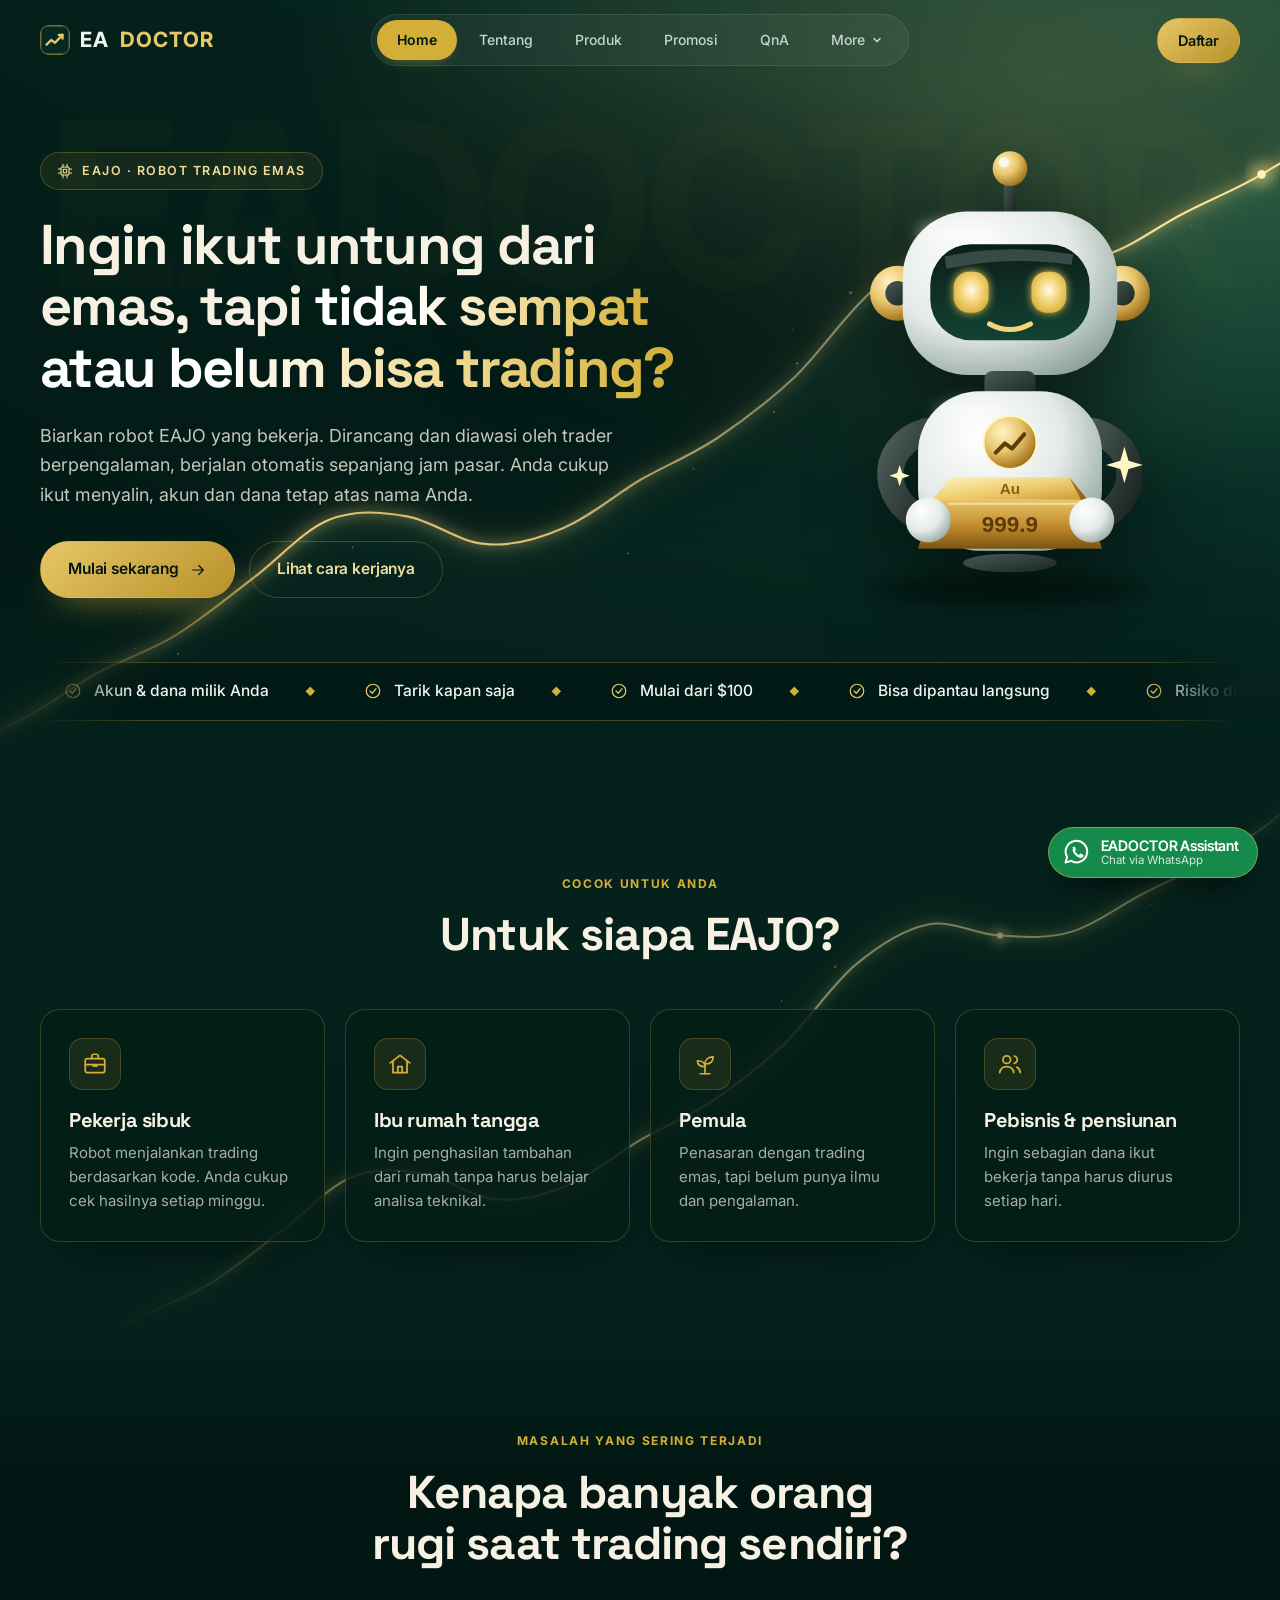
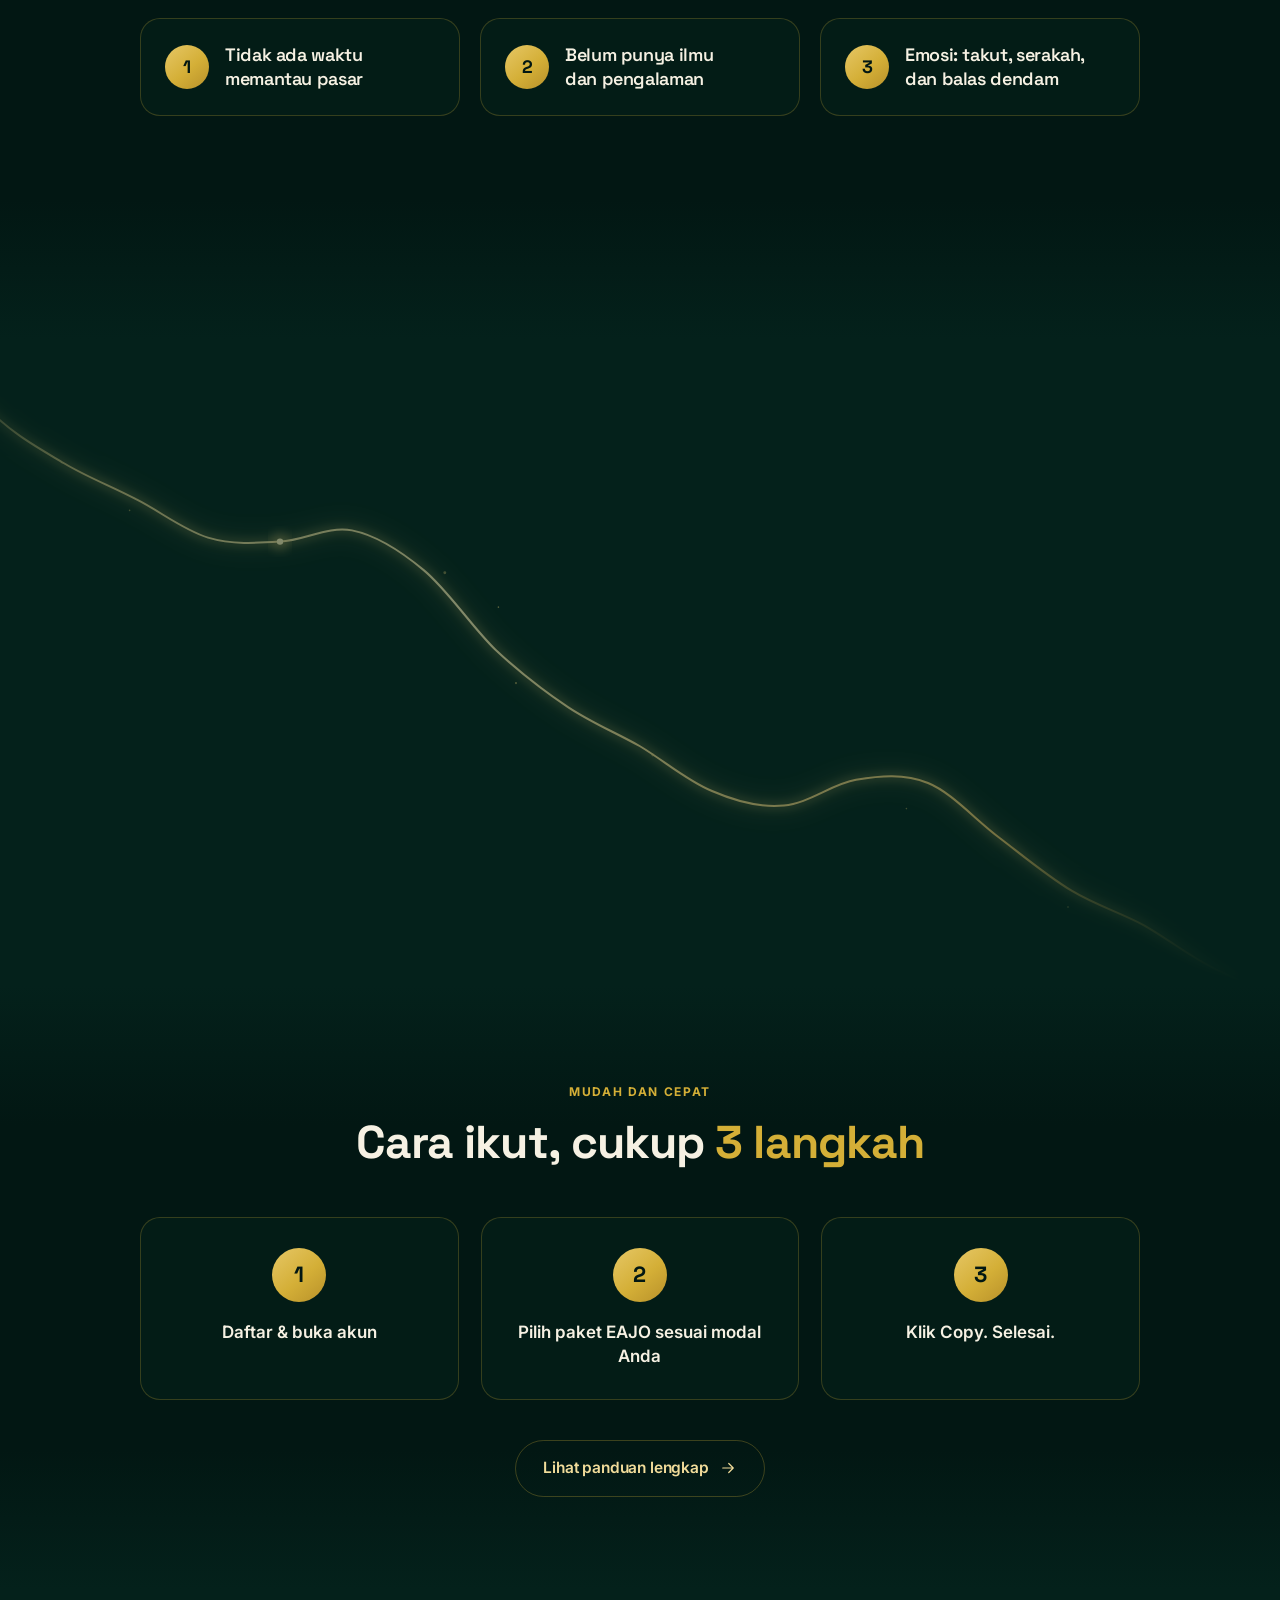
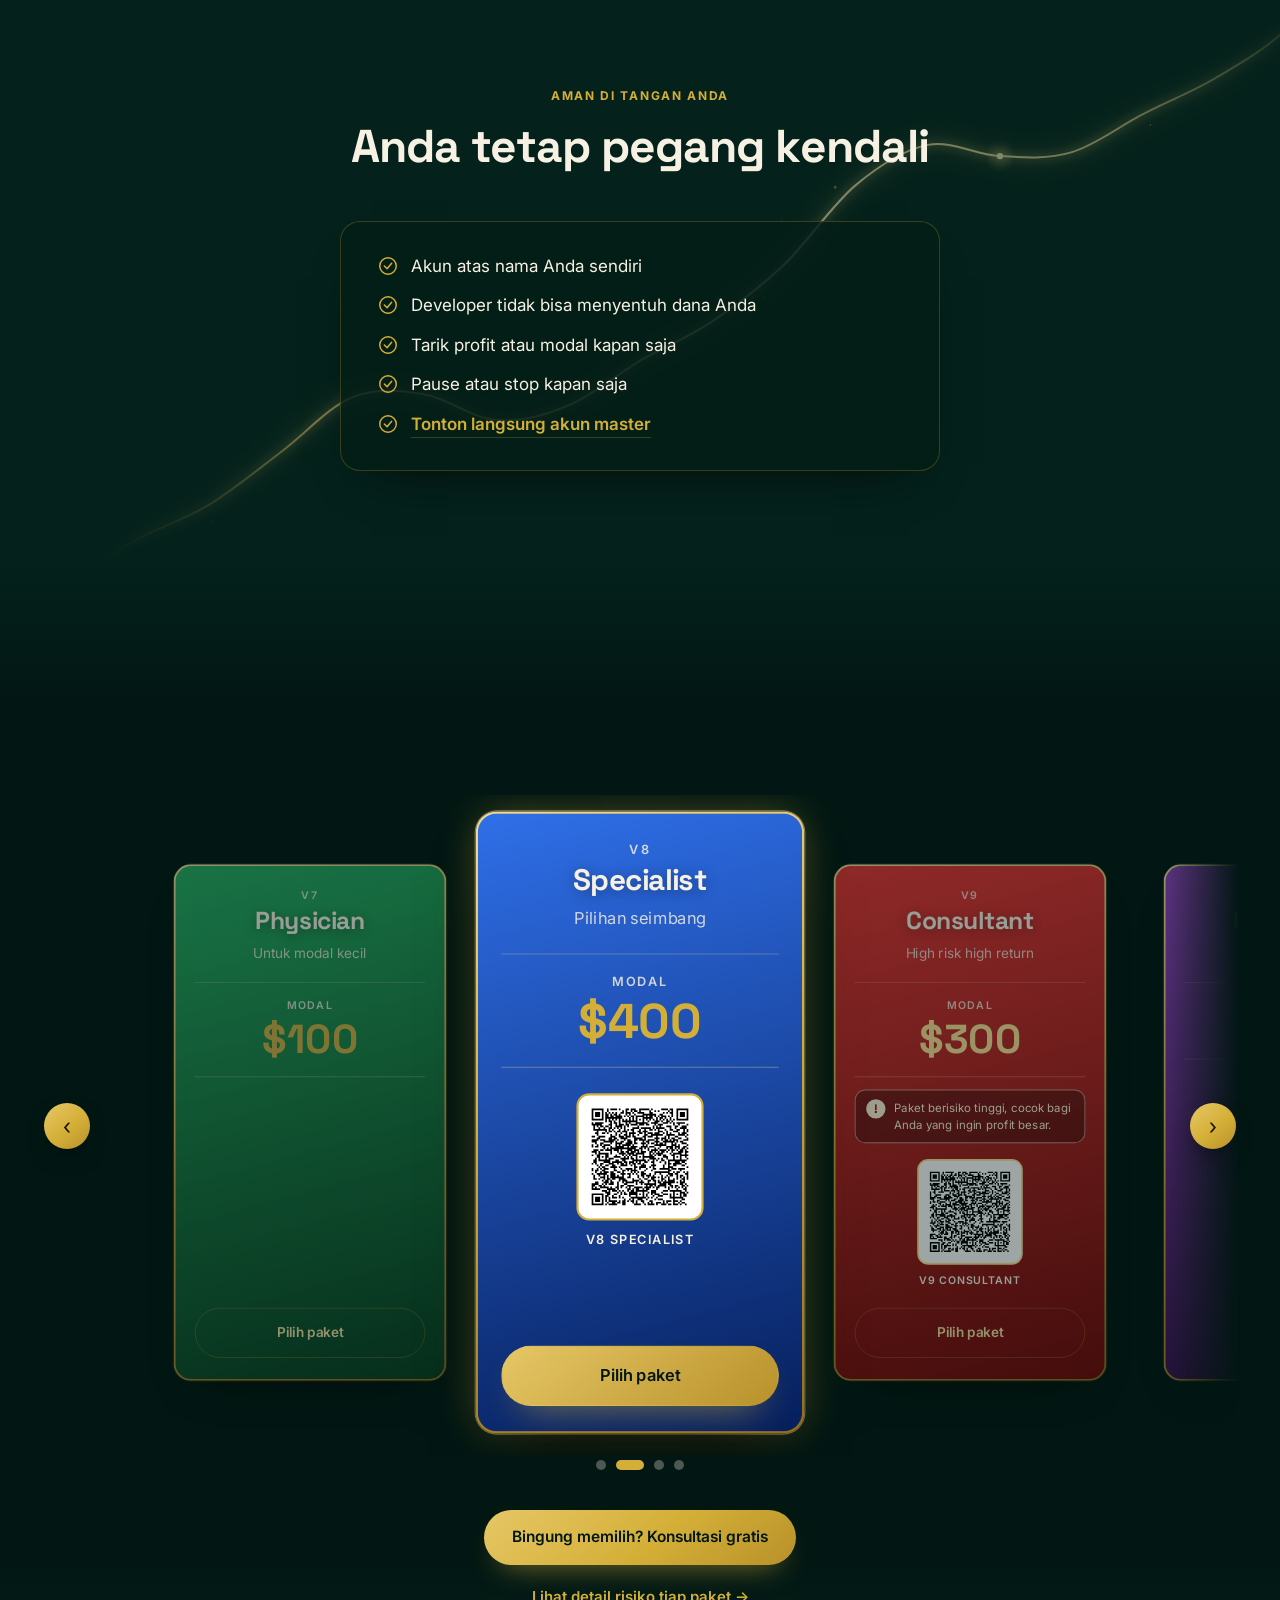
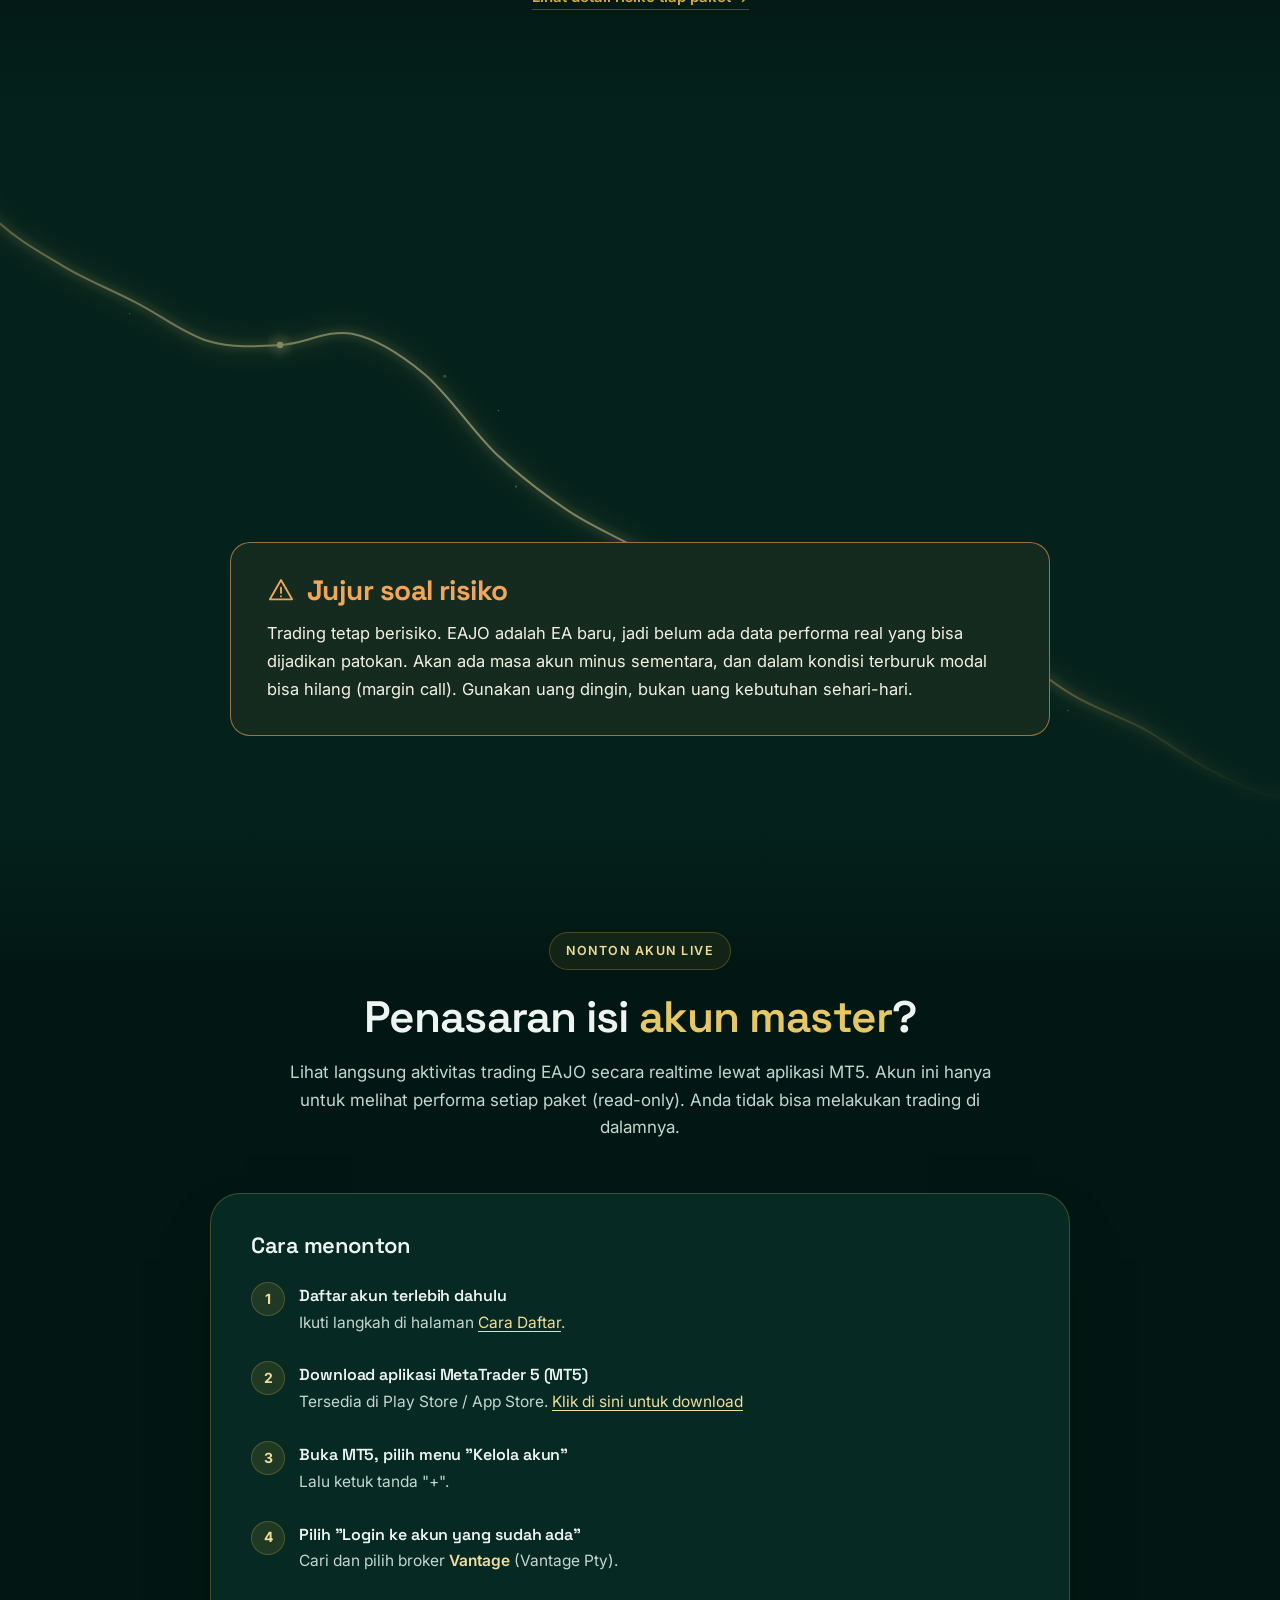
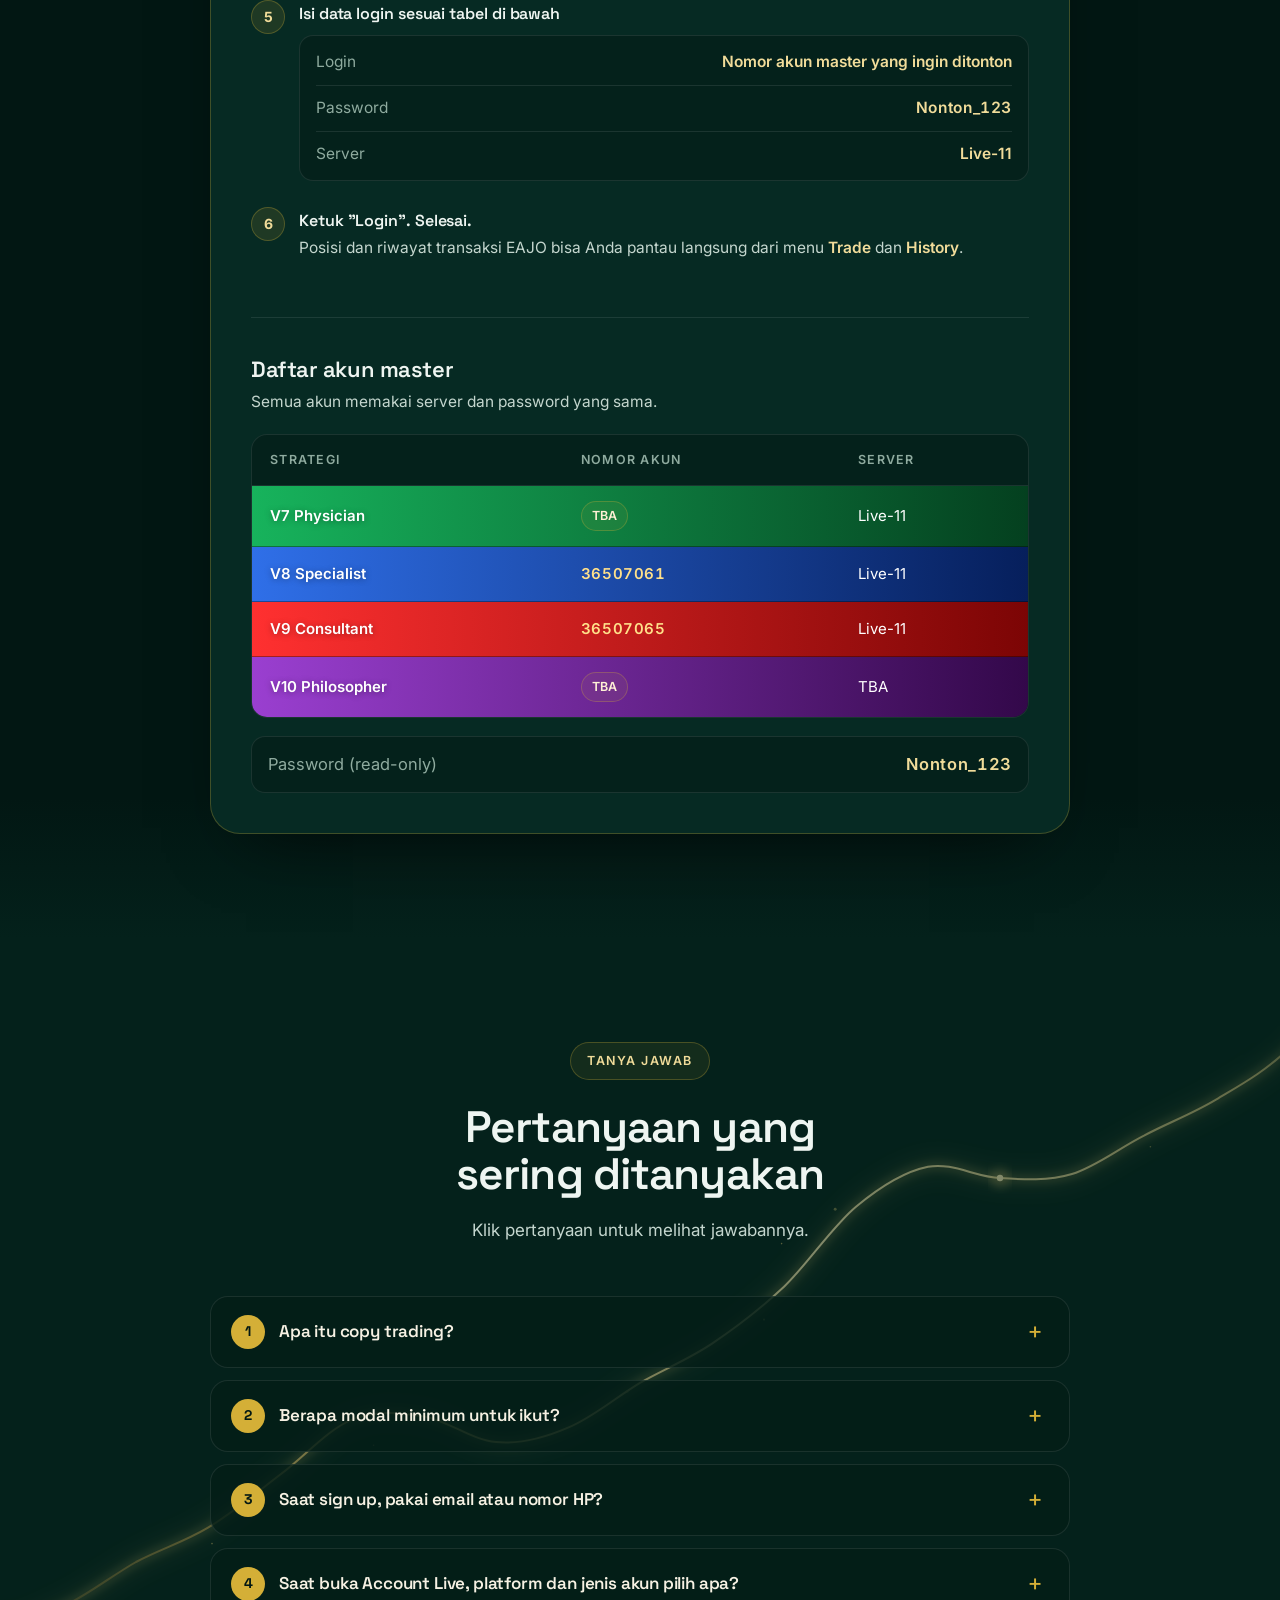
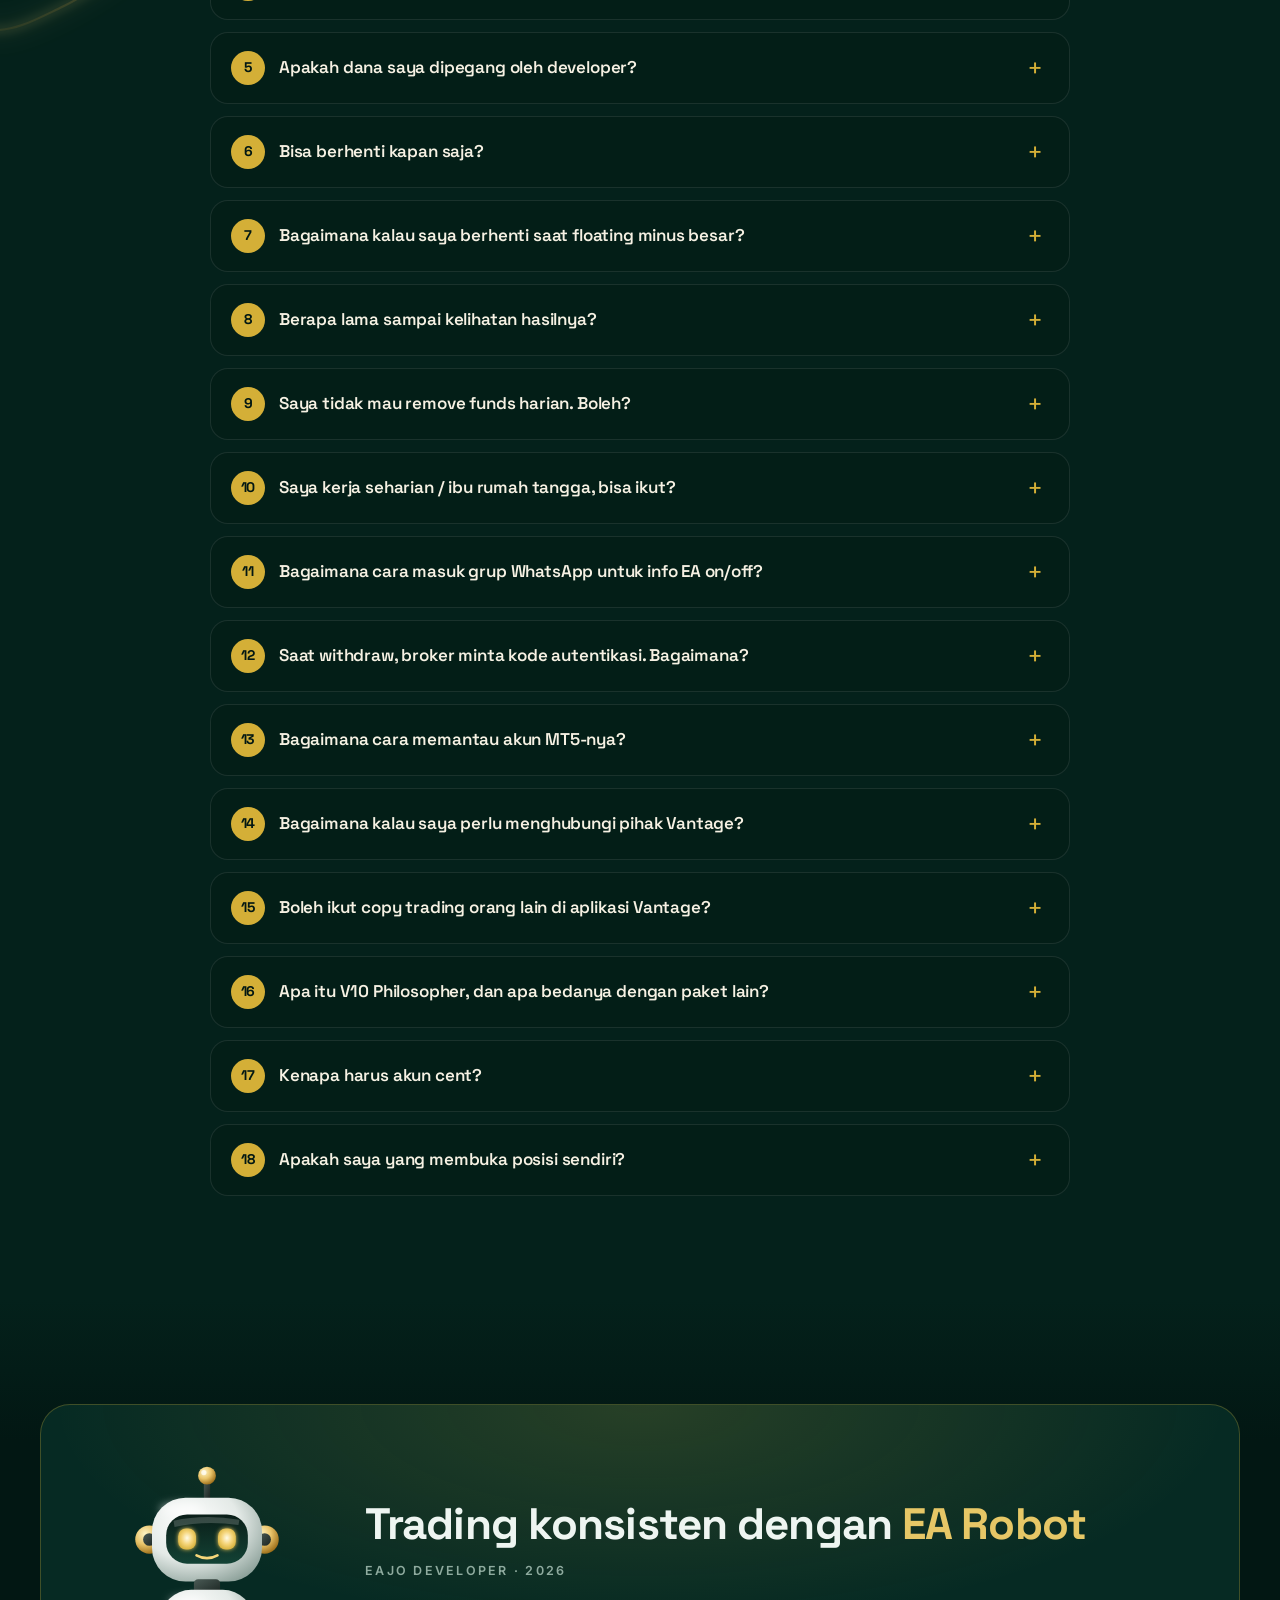
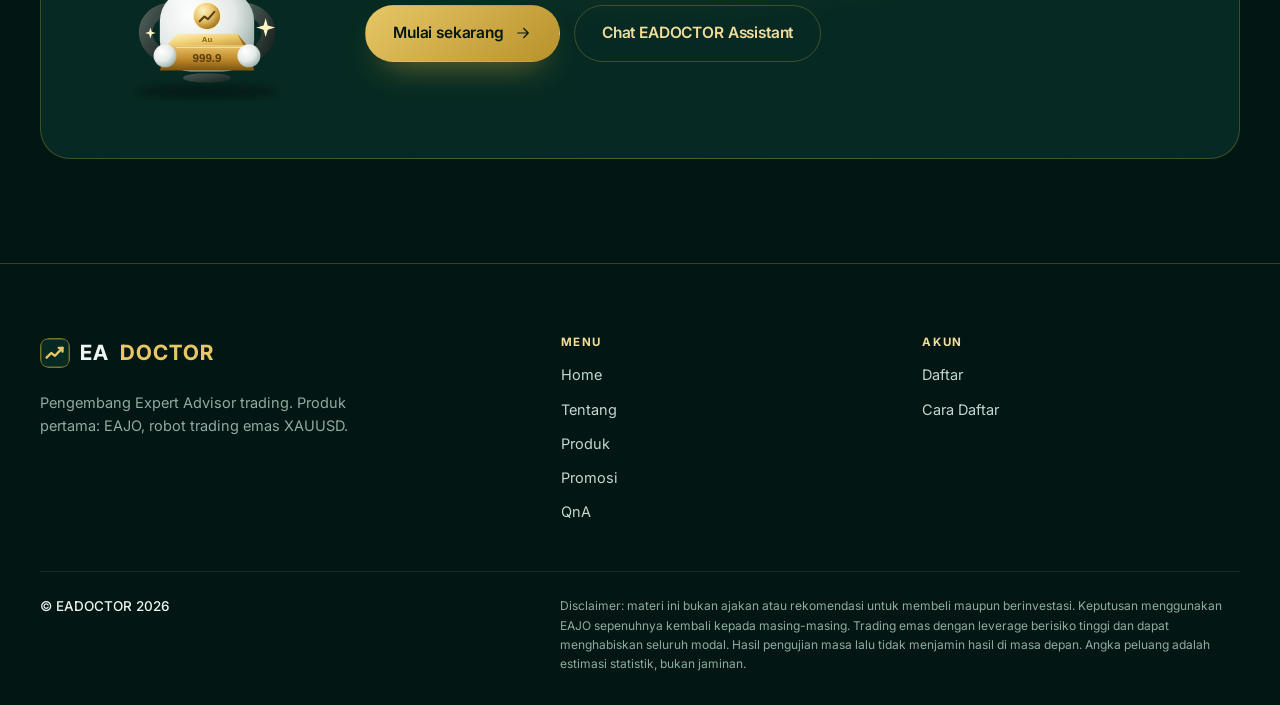
<file: index.html>
<!doctype html>
<html lang="id">
  <head>
    <meta charset="utf-8" />
    <meta name="viewport" content="width=device-width, initial-scale=1, viewport-fit=cover" />
    <title>EADOCTOR — Expert Advisor Trading</title>
    <meta
      name="description"
      content="Ikut untung dari emas tanpa trading sendiri. Robot EAJO bekerja otomatis, diawasi trader berpengalaman. Akun dan dana tetap atas nama Anda."
    />
    <meta name="theme-color" content="#04211b" />
    <link rel="icon" href="assets/favicon.svg" type="image/svg+xml" />
    <link rel="preconnect" href="https://fonts.googleapis.com" />
    <link rel="preconnect" href="https://fonts.gstatic.com" crossorigin />
    <link
      rel="stylesheet"
      href="https://fonts.googleapis.com/css2?family=Inter+Tight:wght@500;600;700&family=Space+Grotesk:wght@500;600;700&family=Inter:wght@400;500;600;700&display=swap"
    />
    <link rel="stylesheet" href="assets/css/style.css?v=20261126" />
    <script src="assets/js/main.js?v=20261126" defer></script>
  </head>
  <body>
    <!-- ================= IKON & ROBOT ================= -->
    <svg width="0" height="0" style="position: absolute" aria-hidden="true">
      <symbol id="i-grafik" viewBox="0 0 24 24">
        <path d="M3 3v18h18" /><path d="m7 15 4-4 3 3 6-7" /><path d="M16 7h4v4" />
      </symbol>
      <symbol id="i-perisai" viewBox="0 0 24 24">
        <path d="M12 3 4.5 6v6c0 4.4 3.2 7.9 7.5 9 4.3-1.1 7.5-4.6 7.5-9V6L12 3Z" /><path d="m9 12 2 2 4-4" />
      </symbol>
      <symbol id="i-cpu" viewBox="0 0 24 24">
        <rect x="6" y="6" width="12" height="12" rx="2" /><path d="M9.5 9.5h5v5h-5z" />
        <path d="M9 2v4M15 2v4M9 18v4M15 18v4M2 9h4M2 15h4M18 9h4M18 15h4" />
      </symbol>
      <symbol id="i-jam" viewBox="0 0 24 24">
        <circle cx="12" cy="12" r="9" /><path d="M12 7v5l3 2" />
      </symbol>
      <symbol id="i-cek" viewBox="0 0 24 24">
        <circle cx="12" cy="12" r="9" /><path d="m8 12 3 3 5-6" />
      </symbol>
      <symbol id="i-hadiah" viewBox="0 0 24 24">
        <rect x="3" y="8" width="18" height="4" rx="1" /><path d="M5 12v8h14v-8M12 8v12" />
        <path d="M12 8S10.5 4 8 4a2 2 0 0 0 0 4h4Zm0 0s1.5-4 4-4a2 2 0 0 1 0 4h-4Z" />
      </symbol>
      <symbol id="i-panah" viewBox="0 0 24 24">
        <path d="M5 12h14M13 6l6 6-6 6" />
      </symbol>
      <symbol id="i-wa" viewBox="0 0 24 24">
        <path d="M3.6 20.4 4.9 16A8.6 8.6 0 1 1 8 19.1l-4.4 1.3Z" />
        <path
          d="M9.2 8.3c.3-.6.6-.6.9-.6h.6c.2 0 .4.1.5.4l.7 1.7c.1.3 0 .5-.1.6l-.5.6c-.1.2-.2.3 0 .6.3.6.8 1.2 1.3 1.6.5.5 1.1.8 1.6 1 .3.1.4.1.6-.1l.6-.7c.2-.2.4-.2.6-.1l1.7.8c.2.1.4.2.4.4 0 .3 0 1-.5 1.5-.4.4-1.2.8-2 .7-1-.1-2.4-.6-3.8-1.9-1.4-1.3-2.2-2.8-2.4-3.8-.2-1 .1-1.8.3-2.1Z"
          fill="currentColor"
          stroke="none"
        />
      </symbol>
      <!-- Ikon garis untuk beranda -->
      <symbol id="i-tas" viewBox="0 0 24 24">
        <rect x="3" y="7" width="18" height="13" rx="2" /><path d="M9 7V5a2 2 0 0 1 2-2h2a2 2 0 0 1 2 2v2" /><path d="M3 12.5h18M10.5 12.5v1.5h3v-1.5" />
      </symbol>
      <symbol id="i-rumah" viewBox="0 0 24 24">
        <path d="M3 11 12 4l9 7" /><path d="M5.5 9.5V20h13V9.5" /><path d="M10 20v-5.5h4V20" />
      </symbol>
      <symbol id="i-tunas" viewBox="0 0 24 24">
        <path d="M12 21v-9" /><path d="M12 12c0-4 3-6.5 7.5-6.5 0 4.2-3 6.5-7.5 6.5Z" /><path d="M12 14.5C12 11.3 9.6 9 5 9c0 3.4 2.6 5.5 7 5.5Z" /><path d="M7.5 21h9" />
      </symbol>
      <symbol id="i-koper" viewBox="0 0 24 24">
        <circle cx="9" cy="8" r="3.5" /><path d="M2.5 20c.6-3.6 3.2-5.5 6.5-5.5s5.9 1.9 6.5 5.5" /><path d="M16 4.6a3.5 3.5 0 0 1 0 6.8M18.3 14.9c1.8.8 2.9 2.5 3.2 5.1" />
      </symbol>
      <symbol id="i-orang" viewBox="0 0 24 24">
        <circle cx="12" cy="7.5" r="3.8" /><path d="M4.5 21c.7-4.3 3.6-6.5 7.5-6.5s6.8 2.2 7.5 6.5" />
      </symbol>
      <symbol id="i-awas" viewBox="0 0 24 24">
        <path d="M12 3.5 2.5 20h19L12 3.5Z" /><path d="M12 10v4.5" /><path d="M12 17.3v.2" />
      </symbol>
      <!-- Robot 3D EAJO (dari index2) -->
      <defs>
        <radialGradient id="shell" cx="0.35" cy="0.3" r="0.8"><stop offset="0" stop-color="#FFFFFF"/><stop offset="0.55" stop-color="#E4EAE7"/><stop offset="1" stop-color="#8FA39C"/></radialGradient>
        <linearGradient id="visor" x1="0" y1="0" x2="0" y2="1"><stop offset="0" stop-color="#0A1E18"/><stop offset="1" stop-color="#134235"/></linearGradient>
        <radialGradient id="eye" cx="0.5" cy="0.45" r="0.6"><stop offset="0" stop-color="#FFFBE6"/><stop offset="0.5" stop-color="#F5D57A"/><stop offset="1" stop-color="#D4AF37"/></radialGradient>
        <linearGradient id="joint" x1="0" y1="0" x2="1" y2="1"><stop offset="0" stop-color="#4A5A55"/><stop offset="1" stop-color="#1A2421"/></linearGradient>
        <radialGradient id="goldBall" cx="0.35" cy="0.3" r="0.75"><stop offset="0" stop-color="#FFF4C4"/><stop offset="0.5" stop-color="#E9C46A"/><stop offset="1" stop-color="#9A6B16"/></radialGradient>
        <linearGradient id="goldTop" x1="0" y1="0" x2="1" y2="1"><stop offset="0" stop-color="#FFF4C4"/><stop offset="0.5" stop-color="#F0CF73"/><stop offset="1" stop-color="#C99A35"/></linearGradient>
        <linearGradient id="goldFront" x1="0" y1="0" x2="0" y2="1"><stop offset="0" stop-color="#E9C46A"/><stop offset="0.55" stop-color="#C08A2C"/><stop offset="1" stop-color="#7A5410"/></linearGradient>
        <linearGradient id="goldSide" x1="0" y1="0" x2="1" y2="0"><stop offset="0" stop-color="#A9771F"/><stop offset="1" stop-color="#6A470C"/></linearGradient>
        <filter id="glowF" x="-50%" y="-50%" width="200%" height="200%"><feGaussianBlur stdDeviation="4" result="b"/><feMerge><feMergeNode in="b"/><feMergeNode in="SourceGraphic"/></feMerge></filter>
        <filter id="soft" x="-30%" y="-100%" width="160%" height="300%"><feGaussianBlur stdDeviation="8"/></filter>
        <symbol id="robot" viewBox="0 0 420 460">
          <ellipse cx="210" cy="440" rx="140" ry="14" fill="#000" fill-opacity="0.35" filter="url(#soft)"/>
          <rect x="204" y="34" width="12" height="40" rx="6" fill="url(#joint)"/>
          <circle cx="210" cy="28" r="17" fill="url(#goldBall)"/>
          <circle cx="204" cy="22" r="5" fill="#FFF" fill-opacity="0.7"/>
          <circle cx="100" cy="150" r="27" fill="url(#goldBall)"/><circle cx="100" cy="150" r="12" fill="url(#joint)"/>
          <circle cx="320" cy="150" r="27" fill="url(#goldBall)"/><circle cx="320" cy="150" r="12" fill="url(#joint)"/>
          <rect x="105" y="70" width="210" height="160" rx="64" fill="url(#shell)"/>
          <ellipse cx="160" cy="92" rx="40" ry="12" fill="#FFF" fill-opacity="0.6" filter="url(#soft)"/>
          <rect x="132" y="102" width="156" height="94" rx="40" fill="url(#visor)"/>
          <rect x="155" y="129" width="34" height="40" rx="15" fill="url(#eye)" filter="url(#glowF)"/>
          <rect x="231" y="129" width="34" height="40" rx="15" fill="url(#eye)" filter="url(#glowF)"/>
          <path d="M190 180 Q210 191 230 180" fill="none" stroke="#F5D57A" stroke-width="5" stroke-linecap="round"/>
          <path d="M146 114 Q205 101 272 112 L270 122 Q205 113 148 126 Z" fill="#FFF" fill-opacity="0.18"/>
          <rect x="185" y="226" width="50" height="28" rx="8" fill="url(#joint)"/>
          <path d="M128 285 C 78 300, 82 360, 136 376" fill="none" stroke="url(#joint)" stroke-width="26" stroke-linecap="round"/>
          <path d="M292 285 C 342 300, 338 360, 284 376" fill="none" stroke="url(#joint)" stroke-width="26" stroke-linecap="round"/>
          <rect x="120" y="246" width="180" height="156" rx="60" fill="url(#shell)"/>
          <ellipse cx="170" cy="268" rx="32" ry="10" fill="#FFF" fill-opacity="0.55" filter="url(#soft)"/>
          <circle cx="210" cy="296" r="26" fill="url(#goldBall)" stroke="#FFF4C4" stroke-width="2"/>
          <polyline points="196,306 205,297 212,302 224,288" fill="none" stroke="#5A3D0A" stroke-width="4" stroke-linecap="round" stroke-linejoin="round"/>
          <polygon points="152,330 268,330 286,352 134,352" fill="url(#goldTop)"/>
          <polygon points="134,352 286,352 300,400 120,400" fill="url(#goldFront)"/>
          <polygon points="268,330 286,352 300,400 292,376" fill="url(#goldSide)"/>
          <text x="210" y="346" text-anchor="middle" font-family="Arial, sans-serif" font-size="15" font-weight="700" fill="#8A5F10">Au</text>
          <text x="210" y="384" text-anchor="middle" font-family="Arial, sans-serif" font-size="22" font-weight="700" fill="#5A3D0A">999.9</text>
          <path d="M150 356 L280 356" stroke="#FFF4C4" stroke-opacity="0.6" stroke-width="2"/>
          <circle cx="130" cy="372" r="22" fill="url(#shell)"/>
          <circle cx="290" cy="372" r="22" fill="url(#shell)"/>
          <ellipse cx="210" cy="414" rx="46" ry="9" fill="url(#joint)"/>
          <path d="M322 300 L326 314 L340 318 L326 322 L322 336 L318 322 L304 318 L318 314 Z" fill="#FFF4C4"/>
          <path d="M102 318 L104.5 326 L112 328.5 L104.5 331 L102 339 L99.5 331 L92 328.5 L99.5 326 Z" fill="#FFF4C4"/>
        </symbol>
      </defs>
    </svg>

    <a class="lewati" href="#utama">Lewati ke konten</a>

    <!-- ================= NAVIGASI ================= -->
    <header class="nav" data-nav>
      <div class="wadah nav__isi">
        <a class="merek" href="#home" aria-label="EADOCTOR, ke beranda">
          <img src="assets/favicon.svg" alt="" width="30" height="30" />EA<span>DOCTOR</span>
        </a>
        <nav class="nav__pil" id="nav-tautan" data-nav-tautan aria-label="Navigasi utama">
          <a href="#home">Home</a>
          <a href="tentang.html">Tentang</a>
          <a href="produk.html">Produk</a>
          <a href="promosi.html">Promosi</a>
          <a href="#faq">QnA</a>
          <div class="nav__lagi" data-nav-lagi>
            <button class="nav__lagi-tombol" type="button" data-nav-lagi-tombol aria-expanded="false" aria-controls="nav-lagi-menu">
              More<svg class="nav__lagi-panah" viewBox="0 0 12 12" aria-hidden="true"><path d="M3 4.5 6 7.5 9 4.5" /></svg>
            </button>
            <div class="nav__lagi-menu" id="nav-lagi-menu">
              <a href="tonton-akun-real.html">Tonton Akun Real</a>
              <a href="cara-daftar.html">Cara Daftar</a>
              <a href="download-dokumen.html">Download Dokumen</a>
              <a href="https://h5.vantagemarketapp.com/h5/thirdparty/support/register?agentAccount=MzYwMTUwOTc=&invitecode=kVxIS4rZ" target="_blank" rel="noopener">Download Apps MT5</a>
            </div>
          </div>
          <a class="nav__seluler" href="https://vigco.co/la-s1com-inv/id/kVxIS4rZ" target="_blank" rel="noopener">Daftar</a>
        </nav>
        <div class="nav__aksi">
          <a class="tombol tombol--emas tombol--kecil" href="https://vigco.co/la-s1com-inv/id/kVxIS4rZ" target="_blank" rel="noopener">Daftar</a>
          <button
            class="nav__tombol"
            type="button"
            data-nav-tombol
            aria-controls="nav-tautan"
            aria-expanded="false"
            aria-label="Buka menu"
          >
            <span class="nav__garis"></span><span class="nav__garis"></span>
          </button>
        </div>
      </div>
    </header>

    <main id="utama">
      <!-- ================= 1. HERO ================= -->
      <section class="hero hm-hero" id="home">
        <div class="hero__air" aria-hidden="true">EADOCTOR</div>
        <div class="wadah hm-hero__kisi">
          <div class="hm-hero__kepala">
            <span class="eyebrow"
              ><svg class="ikon"><use href="#i-cpu" /></svg>EAJO · Robot Trading Emas</span
            >
            <h1 class="hm-hero__judul">
              Ingin ikut untung dari emas, tapi
              <span class="hero__gradasi">tidak sempat atau belum bisa trading?</span>
            </h1>
          </div>
          <div class="hm-hero__robot">
            <svg class="robot" viewBox="0 0 420 460" role="img" aria-label="Robot EAJO memegang emas batangan"><use href="#robot" /></svg>
          </div>
          <div class="hm-hero__badan">
            <p class="hm-hero__teks">
              Biarkan robot EAJO yang bekerja. Dirancang dan diawasi oleh trader berpengalaman,
              berjalan otomatis sepanjang jam pasar. Anda cukup ikut menyalin, akun dan dana
              tetap atas nama Anda.
            </p>
            <div class="hm-hero__aksi">
              <a class="tombol tombol--emas" href="https://vigco.co/la-s1com-inv/id/kVxIS4rZ" target="_blank" rel="noopener"
                >Mulai sekarang<svg class="ikon"><use href="#i-panah" /></svg
              ></a>
              <a class="tombol tombol--garis" href="#cara-ikut">Lihat cara kerjanya</a>
            </div>
          </div>
        </div>

        <!-- Baris kepercayaan berjalan: isi digandakan oleh main.js agar putaran mulus -->
        <div class="wadah">
          <div class="berjalan berjalan--hero" data-berjalan>
            <div class="berjalan__jalur">
              <ul class="berjalan__grup">
                <li class="berjalan__item"><svg class="ikon" aria-hidden="true"><use href="#i-cek" /></svg><strong>Akun &amp; dana milik Anda</strong></li>
                <li class="berjalan__item"><svg class="ikon" aria-hidden="true"><use href="#i-cek" /></svg><strong>Tarik kapan saja</strong></li>
                <li class="berjalan__item"><svg class="ikon" aria-hidden="true"><use href="#i-cek" /></svg><strong>Mulai dari $100</strong></li>
                <li class="berjalan__item"><svg class="ikon" aria-hidden="true"><use href="#i-cek" /></svg><strong>Bisa dipantau langsung</strong></li>
                <li class="berjalan__item"><svg class="ikon" aria-hidden="true"><use href="#i-cek" /></svg><strong>Risiko dibatasi dengan kode</strong></li>
              </ul>
            </div>
          </div>
        </div>
      </section>

      <!-- ================= 2. UNTUK SIAPA ================= -->
      <section class="ed-bagian hm-bagian hm-garis" id="untuk-siapa">
        <div class="wadah">
          <div class="ed-kepala" data-animasi>
            <span class="ed-label">Cocok untuk Anda</span>
            <h2 class="ed-judul">Untuk siapa EAJO?</h2>
          </div>
          <div class="hm-kisi-4">
            <article class="ed-kartu hm-siapa" data-animasi>
              <span class="hm-ikon"><svg class="ikon" aria-hidden="true"><use href="#i-tas" /></svg></span>
              <h3>Pekerja sibuk</h3>
              <p>Robot menjalankan trading berdasarkan kode. Anda cukup cek hasilnya setiap minggu.</p>
            </article>
            <article class="ed-kartu hm-siapa" data-animasi>
              <span class="hm-ikon"><svg class="ikon" aria-hidden="true"><use href="#i-rumah" /></svg></span>
              <h3>Ibu rumah tangga</h3>
              <p>Ingin penghasilan tambahan dari rumah tanpa harus belajar analisa teknikal.</p>
            </article>
            <article class="ed-kartu hm-siapa" data-animasi>
              <span class="hm-ikon"><svg class="ikon" aria-hidden="true"><use href="#i-tunas" /></svg></span>
              <h3>Pemula</h3>
              <p>Penasaran dengan trading emas, tapi belum punya ilmu dan pengalaman.</p>
            </article>
            <article class="ed-kartu hm-siapa" data-animasi>
              <span class="hm-ikon"><svg class="ikon" aria-hidden="true"><use href="#i-koper" /></svg></span>
              <h3>Pebisnis &amp; pensiunan</h3>
              <p>Ingin sebagian dana ikut bekerja tanpa harus diurus setiap hari.</p>
            </article>
          </div>
        </div>
      </section>

      <!-- ================= 3. KENAPA RUGI ================= -->
      <section class="ed-bagian hm-bagian hm-gelap" id="kenapa-rugi">
        <div class="wadah">
          <div class="ed-kepala" data-animasi>
            <span class="ed-label">Masalah yang sering terjadi</span>
            <h2 class="ed-judul">Kenapa banyak orang rugi saat trading sendiri?</h2>
          </div>
          <ol class="hm-masalah">
            <li data-animasi><span class="hm-no">1</span><h3>Tidak ada waktu memantau pasar</h3></li>
            <li data-animasi><span class="hm-no">2</span><h3>Belum punya ilmu dan pengalaman</h3></li>
            <li data-animasi><span class="hm-no">3</span><h3>Emosi: takut, serakah, dan balas dendam</h3></li>
          </ol>
          <div class="hm-penutup-teks" data-animasi>
            <p>
              Developer EAJO pernah mengalaminya sendiri. Karena itu ia membuat robot yang
              mengikuti aturan tanpa emosi.
            </p>
            <a class="hm-tautan" href="tentang.html">Kenalan dengan developer &rarr;</a>
          </div>
        </div>
      </section>

      <!-- ================= 4. ROBOT + TRADER ================= -->
      <section class="ed-bagian hm-bagian hm-garis hm-garis--balik" id="robot-trader">
        <div class="wadah">
          <div class="ed-kepala" data-animasi>
            <span class="ed-label">Cara EAJO bekerja</span>
            <h2 class="ed-judul">Robot + trader profesional: <em>gabungan dua kekuatan</em></h2>
          </div>
          <div class="hm-duo">
            <article class="ed-kartu" data-animasi>
              <div class="hm-duo__kepala">
                <span class="hm-ikon"><svg class="ikon" aria-hidden="true"><use href="#i-cpu" /></svg></span>
                <h3>Robot (EA)</h3>
              </div>
              <ul class="hm-centang">
                <li><svg class="ikon" aria-hidden="true"><use href="#i-cek" /></svg>Tidak punya emosi</li>
                <li><svg class="ikon" aria-hidden="true"><use href="#i-cek" /></svg>Disiplin mengikuti aturan</li>
                <li><svg class="ikon" aria-hidden="true"><use href="#i-cek" /></svg>Bekerja tanpa lelah</li>
                <li><svg class="ikon" aria-hidden="true"><use href="#i-cek" /></svg>Eksekusi cepat</li>
              </ul>
            </article>
            <article class="ed-kartu" data-animasi>
              <div class="hm-duo__kepala">
                <span class="hm-ikon"><svg class="ikon" aria-hidden="true"><use href="#i-orang" /></svg></span>
                <h3>Trader profesional</h3>
              </div>
              <ul class="hm-centang">
                <li><svg class="ikon" aria-hidden="true"><use href="#i-cek" /></svg>Merancang strategi</li>
                <li><svg class="ikon" aria-hidden="true"><use href="#i-cek" /></svg>Mengawasi kondisi pasar</li>
                <li><svg class="ikon" aria-hidden="true"><use href="#i-cek" /></svg>Nonaktifkan EA saat berita besar</li>
                <li><svg class="ikon" aria-hidden="true"><use href="#i-cek" /></svg>Kalibrasi ulang setiap tahun</li>
              </ul>
            </article>
          </div>
        </div>
      </section>

      <!-- ================= 5. CARA IKUT ================= -->
      <section class="ed-bagian hm-bagian hm-gelap" id="cara-ikut">
        <div class="wadah">
          <div class="ed-kepala" data-animasi>
            <span class="ed-label">Mudah dan cepat</span>
            <h2 class="ed-judul">Cara ikut, cukup <em>3 langkah</em></h2>
          </div>
          <ol class="hm-langkah">
            <li data-animasi><span class="hm-no">1</span><p>Daftar &amp; buka akun</p></li>
            <li data-animasi><span class="hm-no">2</span><p>Pilih paket EAJO sesuai modal Anda</p></li>
            <li data-animasi><span class="hm-no">3</span><p>Klik Copy. Selesai.</p></li>
          </ol>
          <div class="ed-aksi">
            <a class="tombol tombol--garis" href="cara-daftar.html">Lihat panduan lengkap<svg class="ikon"><use href="#i-panah" /></svg></a>
          </div>
        </div>
      </section>

      <!-- ================= 6. PEGANG KENDALI ================= -->
      <section class="ed-bagian hm-bagian hm-garis" id="kendali">
        <div class="wadah">
          <div class="ed-kepala" data-animasi>
            <span class="ed-label">Aman di tangan Anda</span>
            <h2 class="ed-judul">Anda tetap pegang kendali</h2>
          </div>
          <div class="ed-kartu hm-kendali" data-animasi>
            <ul class="hm-centang">
              <li><svg class="ikon" aria-hidden="true"><use href="#i-cek" /></svg>Akun atas nama Anda sendiri</li>
              <li><svg class="ikon" aria-hidden="true"><use href="#i-cek" /></svg>Developer tidak bisa menyentuh dana Anda</li>
              <li><svg class="ikon" aria-hidden="true"><use href="#i-cek" /></svg>Tarik profit atau modal kapan saja</li>
              <li><svg class="ikon" aria-hidden="true"><use href="#i-cek" /></svg>Pause atau stop kapan saja</li>
              <li><svg class="ikon" aria-hidden="true"><use href="#i-cek" /></svg><a href="#akun-live">Tonton langsung akun master</a></li>
            </ul>
          </div>
        </div>
      </section>

      <!-- ================= 7. PILIH PAKET ================= -->
      <section class="ed-bagian hm-bagian hm-gelap" id="produk">
        <div class="wadah">
          <div class="ed-kepala" data-animasi>
            <span class="ed-label">Paket EADOCTOR</span>
            <h2 class="ed-judul">Pilih paket sesuai <em>modal Anda</em></h2>
          </div>
          <div class="ed-kisi ed-kisi--4">
            <article class="ed-kartu ed-tema ed-tema--hijau hm-paket" data-animasi>
              <p class="ed-produk__versi">V7</p>
              <h3 class="ed-produk__nama">Physician</h3>
              <p class="hm-paket__untuk">Untuk modal kecil</p>
              <p class="hm-paket__harga"><small>Modal</small>$100</p>
              <a class="tombol tombol--garis tombol--lebar" href="https://vigco.co/la-s1com-inv/id/kVxIS4rZ" target="_blank" rel="noopener">Pilih paket</a>
            </article>
            <article class="ed-kartu ed-kartu--sorot ed-tema ed-tema--biru hm-paket" data-animasi>
              <p class="ed-produk__versi">V8</p>
              <h3 class="ed-produk__nama">Specialist</h3>
              <p class="hm-paket__untuk">Pilihan seimbang</p>
              <p class="hm-paket__harga"><small>Modal</small>$400</p>
              <figure class="ed-qr">
                <img src="assets/img/qr-v8.svg" alt="QR code copy trading V8 Specialist" width="120" height="120" loading="lazy" draggable="false" />
                <figcaption>V8 SPECIALIST</figcaption>
              </figure>
              <a class="tombol tombol--emas tombol--lebar" href="https://vigco.co/la-s1com-inv/id/kVxIS4rZ" target="_blank" rel="noopener">Pilih paket</a>
            </article>
            <article class="ed-kartu ed-tema ed-tema--merah hm-paket" data-animasi>
              <p class="ed-produk__versi">V9</p>
              <h3 class="ed-produk__nama">Consultant</h3>
              <p class="hm-paket__untuk">High risk high return</p>
              <p class="hm-paket__harga"><small>Modal</small>$300</p>
              <p class="ed-peringatan ed-peringatan--kecil" role="note"><b aria-hidden="true">!</b><span>Paket berisiko tinggi, cocok bagi Anda yang ingin profit besar.</span></p>
              <figure class="ed-qr">
                <img src="assets/img/qr-v9.svg" alt="QR code copy trading V9 Consultant" width="120" height="120" loading="lazy" draggable="false" />
                <figcaption>V9 CONSULTANT</figcaption>
              </figure>
              <a class="tombol tombol--garis tombol--lebar" href="https://vigco.co/la-s1com-inv/id/kVxIS4rZ" target="_blank" rel="noopener">Pilih paket</a>
            </article>
            <article class="ed-kartu ed-tema ed-tema--ungu hm-paket" data-animasi>
              <p class="ed-produk__versi">V10</p>
              <h3 class="ed-produk__nama">Philosopher</h3>
              <p class="hm-paket__untuk">To Be Announced</p>
              <p class="hm-paket__harga">TBA</p>
            </article>
          </div>
          <div class="ed-aksi">
            <a class="ed-tombol" href="#" data-wa data-wa-teks="Halo EADOCTOR, saya bingung memilih paket (V7 / V8 / V9 / Philosopher). Boleh konsultasi?" target="_blank" rel="noopener">Bingung memilih? Konsultasi gratis</a>
          </div>
          <p class="hm-tengah"><a class="hm-tautan" href="produk.html">Lihat detail risiko tiap paket &rarr;</a></p>
        </div>
      </section>

      <!-- ================= 8. LIHAT DATANYA ================= -->
      <section class="ed-bagian hm-bagian hm-garis hm-garis--balik" id="lihat-data">
        <div class="wadah">
          <div class="ed-kepala hm-data" data-animasi>
            <span class="ed-label"><svg class="ikon"><use href="#i-grafik" /></svg>Terbuka untuk diperiksa</span>
            <h2 class="ed-judul">Jangan percaya kata&#8209;kata, <em>lihat datanya</em></h2>
            <p class="ed-subjudul">Semua performa EAJO bisa Anda periksa sendiri.</p>
            <div class="hm-aksi">
              <a class="tombol tombol--emas" href="#akun-live">Tonton akun live</a>
            </div>
          </div>

          <!-- 9. Jujur soal risiko (satu section dengan Lihat datanya agar garis emas menyambung) -->
          <div class="hm-risiko" data-animasi>
            <div class="hm-risiko__kepala">
              <svg class="ikon" aria-hidden="true"><use href="#i-awas" /></svg>
              <h2>Jujur soal risiko</h2>
            </div>
            <p>
              Trading tetap berisiko. EAJO adalah EA baru, jadi belum ada data performa real yang bisa
              dijadikan patokan. Akan ada masa akun minus sementara, dan dalam kondisi terburuk modal
              bisa hilang (margin call). Gunakan uang dingin, bukan uang kebutuhan sehari-hari.
            </p>
          </div>
        </div>
      </section>

      <!-- ================= NONTON AKUN LIVE ================= -->
      <section class="bagian bagian--gelap" id="akun-live">
        <div class="wadah">
          <div class="bagian__kepala bagian__kepala--tengah" data-animasi>
            <span class="eyebrow">Nonton Akun Live</span>
            <h2 class="bagian__judul">Penasaran isi <em>akun master</em>?</h2>
            <p class="bagian__teks">
              Lihat langsung aktivitas trading EAJO secara realtime lewat aplikasi MT5. Akun ini
              hanya untuk melihat performa setiap paket (read-only). Anda tidak bisa melakukan
              trading di dalamnya.
            </p>
          </div>
        <div class="halaman__isi akun-live daftar-langkah">
          <h2 class="daftar-langkah__judul">Cara menonton</h2>
          <ol class="qna__langkah">
            <li>
              <h3>Daftar akun terlebih dahulu</h3>
              <p>Ikuti langkah di halaman <a class="akun-live__tautan" href="cara-daftar.html">Cara Daftar</a>.</p>
            </li>
            <li>
              <h3>Download aplikasi MetaTrader 5 (MT5)</h3>
              <p>Tersedia di Play Store / App Store. <a class="akun-live__tautan" href="https://h5.vantagemarketapp.com/h5/thirdparty/support/register?agentAccount=MzYwMTUwOTc=&invitecode=kVxIS4rZ" target="_blank" rel="noopener">Klik di sini untuk download</a></p>
            </li>
            <li>
              <h3>Buka MT5, pilih menu "Kelola akun"</h3>
              <p>Lalu ketuk tanda "+".</p>
            </li>
            <li>
              <h3>Pilih "Login ke akun yang sudah ada"</h3>
              <p>Cari dan pilih broker <strong>Vantage</strong> (Vantage Pty).</p>
            </li>
            <li>
              <h3>Isi data login sesuai tabel di bawah</h3>
              <ul class="daftar-langkah__pilihan">
                <li><span>Login</span><strong>Nomor akun master yang ingin ditonton</strong></li>
                <li><span>Password</span><strong class="akun-live__nomor">Nonton_123</strong></li>
                <li><span>Server</span><strong>Live-11</strong></li>
              </ul>
            </li>
            <li>
              <h3>Ketuk "Login". Selesai.</h3>
              <p>Posisi dan riwayat transaksi EAJO bisa Anda pantau langsung dari menu <strong>Trade</strong> dan <strong>History</strong>.</p>
            </li>
          </ol>

          <h2 class="daftar-langkah__judul daftar-langkah__judul--lanjut">Daftar akun master</h2>
          <p class="akun-live__info">Semua akun memakai server dan password yang sama.</p>
          <div class="akun-live__tabel-wadah">
            <table class="akun-live__tabel">
              <thead>
                <tr><th scope="col">Strategi</th><th scope="col">Nomor akun</th><th scope="col">Server</th></tr>
              </thead>
              <tbody>
                <tr class="akun-live__baris akun-live__baris--hijau">
                  <th scope="row">V7 Physician</th>
                  <td><span class="akun-live__tba">TBA</span></td>
                  <td>Live-11</td>
                </tr>
                <tr class="akun-live__baris akun-live__baris--biru">
                  <th scope="row">V8 Specialist</th>
                  <td><strong class="akun-live__nomor">36507061</strong></td>
                  <td>Live-11</td>
                </tr>
                <tr class="akun-live__baris akun-live__baris--merah">
                  <th scope="row">V9 Consultant</th>
                  <td><strong class="akun-live__nomor">36507065</strong></td>
                  <td>Live-11</td>
                </tr>
                <tr class="akun-live__baris akun-live__baris--ungu">
                  <th scope="row">V10 Philosopher</th>
                  <td><span class="akun-live__tba">TBA</span></td>
                  <td>TBA</td>
                </tr>
              </tbody>
            </table>
          </div>
          <ul class="daftar-langkah__pilihan akun-live__login">
            <li><span>Password (read-only)</span><strong class="akun-live__nomor">Nonton_123</strong></li>
          </ul>
        </div>
        </div>
      </section>

      <!-- ================= QNA ================= -->
      <section class="bagian hm-garis hm-garis--atas" id="faq">
        <div class="wadah">
          <div class="bagian__kepala bagian__kepala--tengah" data-animasi>
            <span class="eyebrow">Tanya Jawab</span>
            <h2 class="bagian__judul">Pertanyaan yang sering ditanyakan</h2>
            <p class="bagian__teks">Klik pertanyaan untuk melihat jawabannya.</p>
          </div>
          <!-- Salin satu blok <details class="fq-item"> untuk menambah pertanyaan. Nomor bulat dibuat otomatis oleh CSS. -->
          <div class="fq">
          <details class="fq-item">
            <summary class="fq-tanya">Apa itu copy trading?</summary>
            <div class="fq-jawab">
              <p>
                Ada dua akun: <strong>master</strong> yang mengambil keputusan buka/tutup posisi,
                dan <strong>follower</strong> (akun Anda) yang posisinya disalin otomatis.
              </p>
              <ol class="qna__langkah">
                <li>
                  <h3>Master membuka posisi</h3>
                  <p>Trader master menganalisa lalu entry sesuai sistemnya.</p>
                </li>
                <li>
                  <h3>Sistem menyalin ke akun Anda</h3>
                  <p>Posisi, arah, dan ukuran lot disesuaikan dengan ekuitas akun Anda secara proporsional.</p>
                </li>
                <li>
                  <h3>Profit dibagi</h3>
                  <p>
                    Saat posisi untung, sebagian profit menjadi hak master sebagai kompensasi. Pada
                    sistem ini pembagiannya <strong>30% untuk master, 70% untuk Anda</strong>.
                  </p>
                </li>
                <li>
                  <h3>Dana tetap di akun Anda</h3>
                  <p>Anda yang deposit dan withdraw langsung lewat broker. Master tidak pernah memegang uang Anda.</p>
                </li>
              </ol>
            </div>
          </details>

          <details class="fq-item">
            <summary class="fq-tanya">Berapa modal minimum untuk ikut?</summary>
            <div class="fq-jawab">
              <p>V7 Physician mulai <strong>$100</strong> (10.000 USC), V8 Specialist <strong>$400</strong> (40.000 USC), dan V9 Consultant <strong>$300</strong> (30.000 USC).</p>
            </div>
          </details>

          <details class="fq-item">
            <summary class="fq-tanya">Saat sign up, pakai email atau nomor HP?</summary>
            <div class="fq-jawab">
              <p>
                Pakai email. Nomor HP tetap diminta saat verifikasi akun. Keduanya nanti dipakai,
                karena penarikan dana membutuhkan OTP dari email maupun WhatsApp/nomor HP.
              </p>
            </div>
          </details>

          <details class="fq-item">
            <summary class="fq-tanya">Saat buka Account Live, platform dan jenis akun pilih apa?</summary>
            <div class="fq-jawab">
              <p>Buat dua akun:</p>
              <ul>
                <li>
                  <strong>Akun ke-1:</strong> Platform MT5, jenis akun Swap Free STP Cent. Setelah
                  submit, data akun MT5 dikirim ke email. Abaikan saja kalau tidak ingin trading mandiri.
                </li>
                <li>
                  <strong>Akun ke-2:</strong> buka Account Live lagi. Platform Copy Trading, jenis akun
                  Swap Free STP Cent, nama akun bebas (boleh diganti atau dibiarkan default). Prosesnya 2–5 menit.
                </li>
              </ul>
              <p>Akun ke-2 inilah yang dipakai untuk copy trading.</p>
            </div>
          </details>

          <details class="fq-item">
            <summary class="fq-tanya">Apakah dana saya dipegang oleh developer?</summary>
            <div class="fq-jawab">
              <p>
                Tidak. Dana sepenuhnya ada di akun broker Vantage atas nama Anda sendiri. Developer
                EADOCTOR hanya membagikan sistem; deposit dan withdraw Anda lakukan sendiri.
              </p>
            </div>
          </details>

          <details class="fq-item">
            <summary class="fq-tanya">Bisa berhenti kapan saja?</summary>
            <div class="fq-jawab">
              <p>Bisa, dengan dua cara yang hasilnya berbeda:</p>
              <ul>
                <li>
                  <strong>Pause:</strong> posisi yang sedang terbuka tidak ikut tertutup. Anda bisa
                  menutupnya sendiri dari akun masing-masing. Setelah pause, tidak ada posisi baru yang dibuka.
                </li>
                <li><strong>Stop copy:</strong> semua posisi langsung tertutup otomatis.</li>
              </ul>
            </div>
          </details>

          <details class="fq-item">
            <summary class="fq-tanya">Bagaimana kalau saya berhenti saat floating minus besar?</summary>
            <div class="fq-jawab">
              <p>Tidak disarankan, tetapi keputusannya ada di tangan Anda. Konsekuensinya:</p>
              <ul>
                <li>
                  <strong>Stop copy saat floating:</strong> minus yang tadinya mengambang menjadi
                  kerugian nyata, dan modal Anda berkurang sebesar minus tersebut.
                </li>
                <li>
                  <strong>Dibiarkan:</strong> ada dua kemungkinan, harga berbalik sehingga posisi
                  pulih, atau terkena margin call. Tidak ada yang bisa menjamin mana yang akan terjadi.
                </li>
              </ul>
              <p>Artinya, berhenti di tengah tidak menghilangkan risiko, hanya mengubahnya menjadi kerugian yang pasti.</p>
            </div>
          </details>

          <details class="fq-item">
            <summary class="fq-tanya">Berapa lama sampai kelihatan hasilnya?</summary>
            <div class="fq-jawab">
              <p>
                Tidak ada patokan waktu yang pasti. Hasil bergantung pada kondisi market dan strategi
                master. Yang pasti, profit tidak dijamin dan kerugian juga mungkin terjadi. Namun, Anda
                bisa melihat bahwa EA ini sudah melalui <strong>1.440+ kali percobaan</strong>.
              </p>
            </div>
          </details>

          <details class="fq-item">
            <summary class="fq-tanya">Saya tidak mau remove funds harian. Boleh?</summary>
            <div class="fq-jawab">
              <p>Boleh, keputusannya kembali ke masing-masing.</p>
            </div>
          </details>

          <details class="fq-item">
            <summary class="fq-tanya">Saya kerja seharian / ibu rumah tangga, bisa ikut?</summary>
            <div class="fq-jawab">
              <p>
                Bisa. Yang trading adalah akun master; Anda cukup menyalin. Tidak perlu dipantau setiap
                saat. Cek setiap minggu saja kalau ingin remove funds atau melihat pertumbuhan akun.
                Justru itu tujuan copy trading: Anda tidak perlu trading sendiri.
              </p>
            </div>
          </details>

          <details class="fq-item">
            <summary class="fq-tanya">Bagaimana cara masuk grup WhatsApp untuk info EA on/off?</summary>
            <div class="fq-jawab">
              <p>Klik tombol WhatsApp berikut, lalu chat EADOCTOR Assistant untuk minta diundang ke grup.</p>
              <a class="tombol tombol--garis tombol--kecil fq-tombol" href="https://wa.me/62887437171917?text=Assalaamu%27alaikum%2C%20saya%20mau%20minta%20diundang%20ke%20grup%20WhatsApp%20copy%20trading." target="_blank" rel="noopener">Minta undangan grup</a>
            </div>
          </details>

          <details class="fq-item">
            <summary class="fq-tanya">Saat withdraw, broker minta kode autentikasi. Bagaimana?</summary>
            <div class="fq-jawab">
              <p>
                Di bagian Profile, lakukan autentikasi sampai statusnya verified. Lalu instal
                <a class="fq-tautan" href="https://play.google.com/store/apps/details?id=com.google.android.apps.authenticator2" target="_blank" rel="noopener">Google Authenticator</a>
                dan login memakai akun Gmail yang sama dengan akun Vantage Anda.
              </p>
            </div>
          </details>

          <details class="fq-item">
            <summary class="fq-tanya">Bagaimana cara memantau akun MT5-nya?</summary>
            <div class="fq-jawab">
              <p>
                Gunakan akun Nonton di halaman
                <a class="fq-tautan" href="tonton-akun-real.html" target="_blank" rel="noopener">Tonton Akun Real</a>.
                Nomornya berbeda per strategi, tetapi password dan servernya sama.
              </p>
            </div>
          </details>

          <details class="fq-item">
            <summary class="fq-tanya">Bagaimana kalau saya perlu menghubungi pihak Vantage?</summary>
            <div class="fq-jawab">
              <p>Bisa lewat CS di aplikasi, atau WhatsApp ke sales Vantage:</p>
              <ul class="fq-telepon">
                <li><span>+62 812-9179-9109</span><button type="button" class="fq-salin" data-salin="+6281291799109">Copy</button></li>
              </ul>
              <p>Kalau beberapa jam belum dibalas, kirim ulang pesan Anda (ini saran dari sales-nya).</p>
            </div>
          </details>

          <details class="fq-item">
            <summary class="fq-tanya">Boleh ikut copy trading orang lain di aplikasi Vantage?</summary>
            <div class="fq-jawab">
              <p>
                Boleh, tetapi pastikan Anda siap dengan risikonya dan sebisa mungkin pantau dulu
                performanya jauh hari sebelum memutuskan. Untuk EAJO, aktivitas tradingnya bisa Anda
                pantau sendiri lewat akun nonton.
              </p>
            </div>
          </details>

          <details class="fq-item">
            <summary class="fq-tanya">Apa itu V10 Philosopher, dan apa bedanya dengan paket lain?</summary>
            <div class="fq-jawab">
              <p>To Be Announced.</p>
            </div>
          </details>

          <details class="fq-item">
            <summary class="fq-tanya">Kenapa harus akun cent?</summary>
            <div class="fq-jawab">
              <p>
                Karena 1 dolar di akun cent setara 0,01 dolar di akun standar. Dengan begitu posisi bisa
                dibuka dengan ukuran yang proporsional untuk modal kecil. Di akun standar, ukuran
                terkecil pun sudah terlalu besar untuk modal sekecil ini.
              </p>
            </div>
          </details>

          <details class="fq-item">
            <summary class="fq-tanya">Apakah saya yang membuka posisi sendiri?</summary>
            <div class="fq-jawab">
              <p>
                Tidak. Semua posisi dibuka otomatis oleh EA (Expert Advisor) yang berjalan di
                MetaTrader 5, memakai timeframe 1 menit dan hanya entry saat candle ditutup. Anda tidak
                perlu dan tidak disarankan entry manual.
              </p>
            </div>
          </details>
          </div>
        </div>
      </section>

      <!-- ================= TESTIMONI (disembunyikan sementara, jangan dihapus) =================
      <section class="bagian bagian--gelap" id="testimoni">
        <div class="wadah">
          <div class="bagian__kepala bagian__kepala--tengah" data-animasi>
            <span class="eyebrow">Kata mereka tentang EAJO</span>
            <h2 class="bagian__judul">Cerita dari para <em>pengguna EAJO.</em></h2>
            <p class="bagian__teks">
              Pengalaman nyata dari investor yang sudah menjalankan copytrade EAJO.
            </p>
          </div>
        </div>

        <div class="testimoni" data-animasi>
          <div class="testimoni__baris" data-gandakan>
            <div class="testimoni__isi">
              <figure class="testimoni__kartu">
                <blockquote>
                  “Keuntungannya konsisten. Profit masuk terus tanpa saya harus pantau
                  chart seharian.”
                </blockquote>
                <figcaption class="testimoni__kaki">
                  <span class="testimoni__orang"
                    ><span class="testimoni__inisial" aria-hidden="true">A</span
                    ><span><strong>Andi W.</strong><small>Jakarta</small></span></span
                  ><span class="testimoni__label">Profit konsisten</span>
                </figcaption>
              </figure>
              <figure class="testimoni__kartu">
                <blockquote>
                  “Mudah banget diaksesnya. Tinggal hubungkan akun, sisanya EAJO yang
                  jalan.”
                </blockquote>
                <figcaption class="testimoni__kaki">
                  <span class="testimoni__orang"
                    ><span class="testimoni__inisial" aria-hidden="true">S</span
                    ><span><strong>Sinta M.</strong><small>Bandung</small></span></span
                  ><span class="testimoni__label">Mudah diakses</span>
                </figcaption>
              </figure>
              <figure class="testimoni__kartu">
                <blockquote>
                  “Ternyata risikonya lebih kecil daripada yang tertampil di web. Drawdown-nya
                  lebih terjaga dari dugaan saya.”
                </blockquote>
                <figcaption class="testimoni__kaki">
                  <span class="testimoni__orang"
                    ><span class="testimoni__inisial" aria-hidden="true">R</span
                    ><span><strong>Rizky P.</strong><small>Surabaya</small></span></span
                  ><span class="testimoni__label">Risiko terkendali</span>
                </figcaption>
              </figure>
              <figure class="testimoni__kartu">
                <blockquote>
                  “Hari-hari lihat profit bikin happy, coy. Sejauh ini konsisten terus.”
                </blockquote>
                <figcaption class="testimoni__kaki">
                  <span class="testimoni__orang"
                    ><span class="testimoni__inisial" aria-hidden="true">D</span
                    ><span><strong>Dewi K.</strong><small>Yogyakarta</small></span></span
                  ><span class="testimoni__label">Happy tiap hari</span>
                </figcaption>
              </figure>
              <figure class="testimoni__kartu">
                <blockquote>“Di atas ekspektasi ini mah, kak!”</blockquote>
                <figcaption class="testimoni__kaki">
                  <span class="testimoni__orang"
                    ><span class="testimoni__inisial" aria-hidden="true">F</span
                    ><span><strong>Fajar H.</strong><small>Medan</small></span></span
                  ><span class="testimoni__label">Di atas ekspektasi</span>
                </figcaption>
              </figure>
              <figure class="testimoni__kartu">
                <blockquote>“EA GG, bos! Gak nyesel pakai EAJO.”</blockquote>
                <figcaption class="testimoni__kaki">
                  <span class="testimoni__orang"
                    ><span class="testimoni__inisial" aria-hidden="true">B</span
                    ><span><strong>Bima S.</strong><small>Makassar</small></span></span
                  ><span class="testimoni__label">EA GG</span>
                </figcaption>
              </figure>
            </div>
          </div>
        </div>

        <div class="wadah">
          <p class="testimoni__catatan">
            Testimoni adalah pengalaman pribadi masing-masing pengguna dan tidak menjamin
            hasil yang sama.
          </p>
        </div>
      </section>
      ================= AKHIR TESTIMONI ================= -->

      <!-- ================= 10. PENUTUP ================= -->
      <section class="bagian bagian--gelap">
        <div class="wadah">
          <div class="ajakan penutup" data-animasi>
            <svg class="robot" viewBox="0 0 420 460" role="img" aria-label="Robot EAJO"><use href="#robot" /></svg>
            <div>
              <h2 class="bagian__judul hm-penutup__judul">
                Trading konsisten dengan <em>EA Robot</em>
              </h2>
              <span class="penutup__tanda">EAJO DEVELOPER · 2026</span>
            </div>
            <div class="hero__aksi">
              <a class="tombol tombol--emas" href="https://vigco.co/la-s1com-inv/id/kVxIS4rZ" target="_blank" rel="noopener">Mulai sekarang<svg class="ikon"><use href="#i-panah" /></svg></a>
              <a class="tombol tombol--garis" href="#" data-wa target="_blank" rel="noopener">Chat EADOCTOR Assistant</a>
            </div>
          </div>
        </div>
      </section>
    </main>

    <!-- ================= KAKI ================= -->
    <footer class="kaki">
      <div class="wadah">
        <div class="kaki__isi">
          <div class="kaki__merek">
            <a class="merek" href="index.html"
              ><img src="assets/favicon.svg" alt="" width="30" height="30" />EA<span>DOCTOR</span></a
            >
            <p>
              Pengembang Expert Advisor trading. Produk pertama: EAJO, robot trading emas
              XAUUSD.
            </p>
          </div>
          <div class="kaki__kolom">
            <h3>Menu</h3>
            <a href="index.html">Home</a>
            <a href="tentang.html">Tentang</a>
            <a href="produk.html">Produk</a>
            <a href="promosi.html">Promosi</a>
            <a href="index.html#faq">QnA</a>
          </div>
          <div class="kaki__kolom">
            <h3>Akun</h3>
            <a href="https://vigco.co/la-s1com-inv/id/kVxIS4rZ" target="_blank" rel="noopener">Daftar</a>
            <a href="cara-daftar.html">Cara Daftar</a>
          </div>
        </div>
        <div class="kaki__bawah">
          <p class="kaki__hak">© EADOCTOR 2026</p>
          <p class="kaki__kecil">
            Disclaimer: materi ini bukan ajakan atau rekomendasi untuk membeli maupun
            berinvestasi. Keputusan menggunakan EAJO sepenuhnya kembali kepada
            masing-masing. Trading emas dengan leverage berisiko tinggi dan dapat
            menghabiskan seluruh modal. Hasil pengujian masa lalu tidak menjamin hasil di
            masa depan. Angka peluang adalah estimasi statistik, bukan jaminan.
          </p>
        </div>
      </div>
    </footer>

    <!-- ================= WHATSAPP MENGAMBANG ================= -->
    <!-- Nomor diatur di assets/js/main.js (NOMOR_WA) -->
    <div class="agen">
      <p class="agen__pesan" data-wa-pesan role="status" hidden>
        Nomor WhatsApp admin segera tersedia.
      </p>
      <a
        class="wa-mengambang"
        href="#"
        data-wa
        target="_blank"
        rel="noopener"
        aria-label="EADOCTOR Assistant, chat admin via WhatsApp"
      >
        <svg class="ikon" aria-hidden="true"><use href="#i-wa" /></svg>
        <span class="wa-mengambang__teks">
          <strong>EADOCTOR Assistant</strong>
          <small>Chat via WhatsApp</small>
        </span>
      </a>
    </div>
  </body>
</html>
</file>
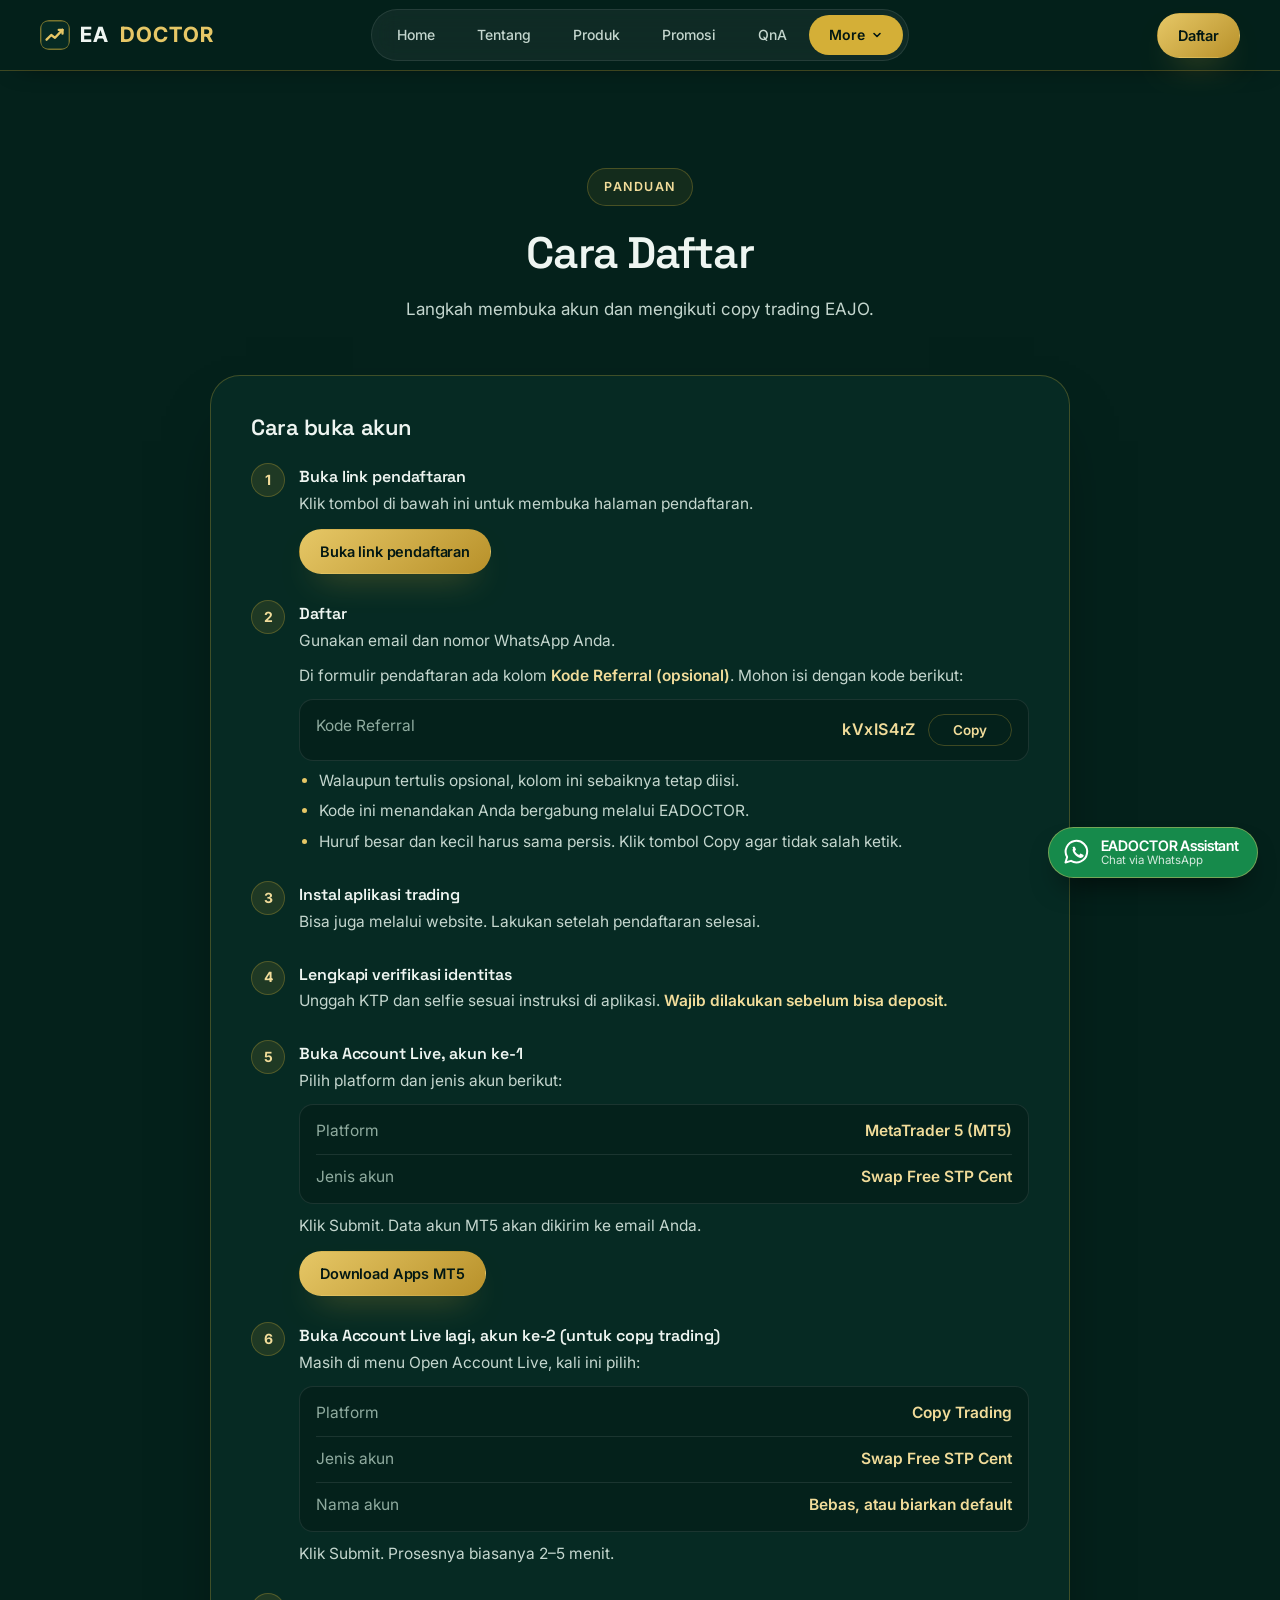
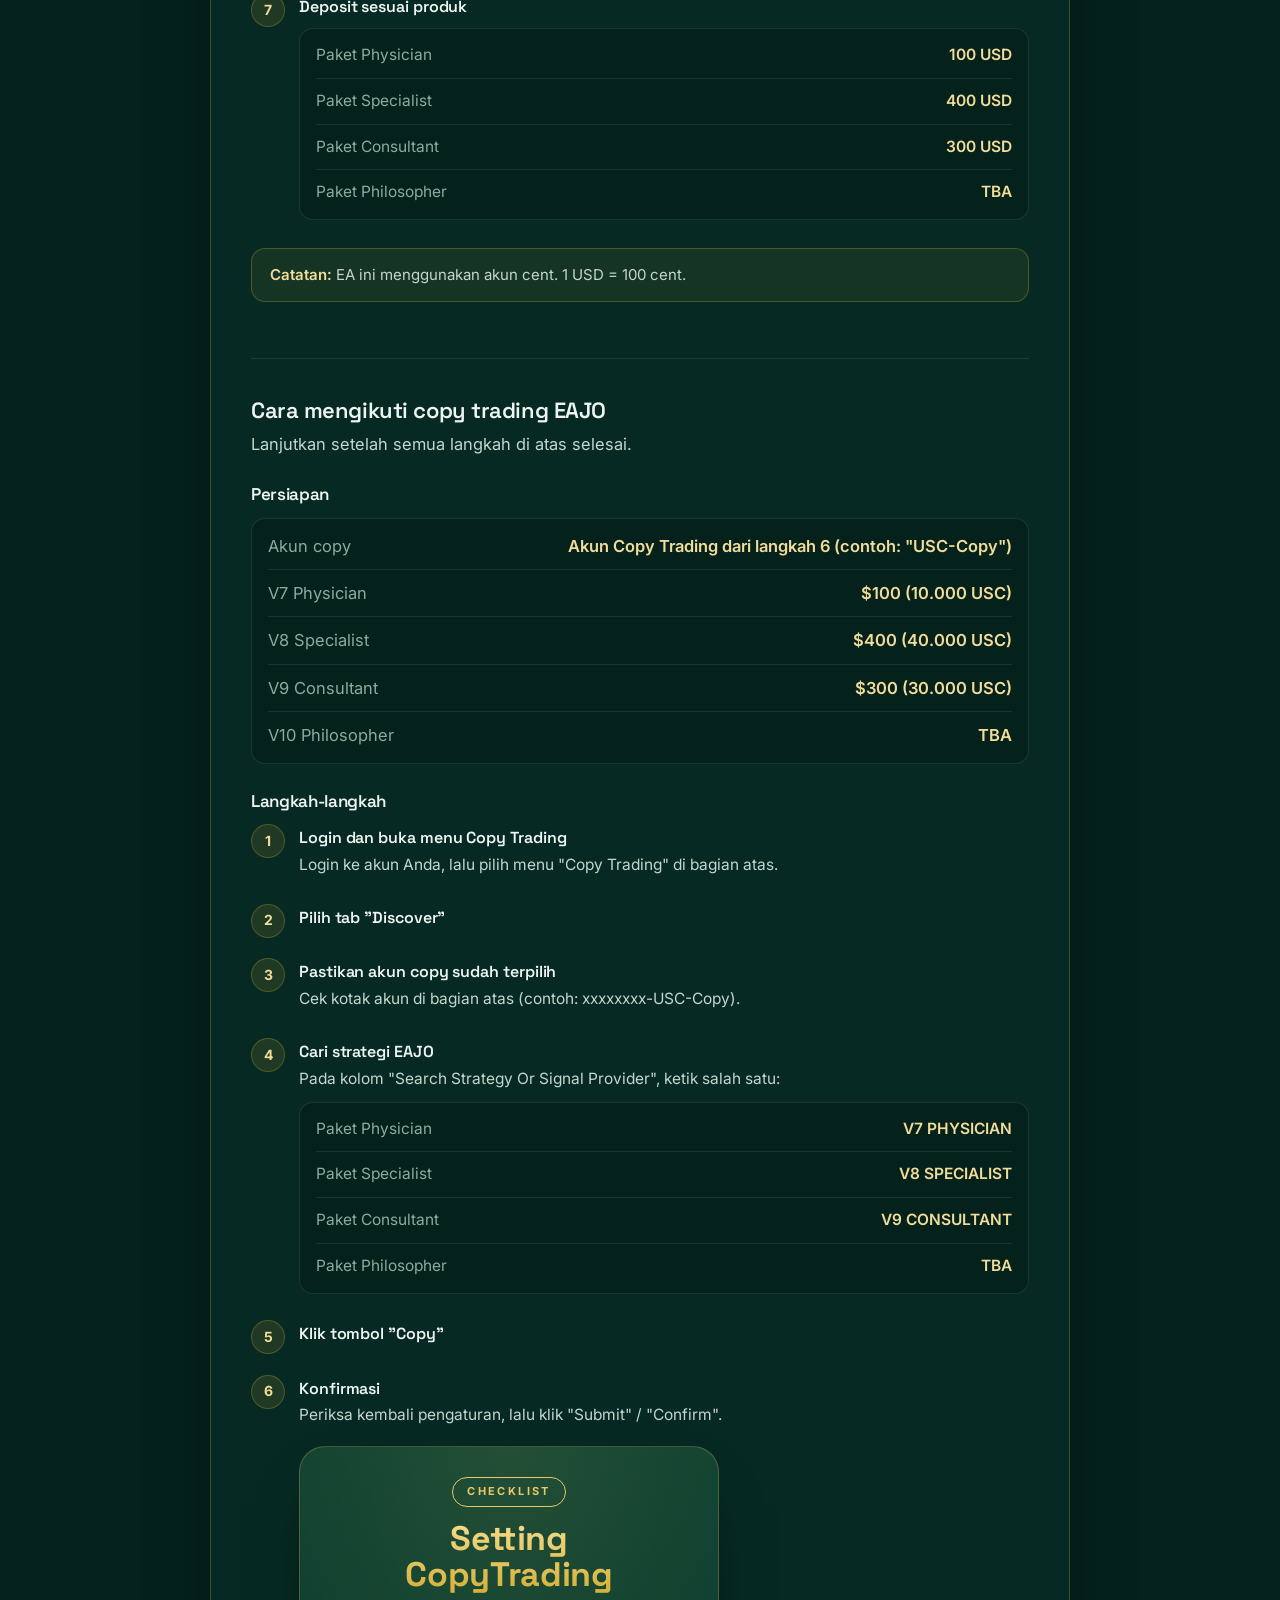
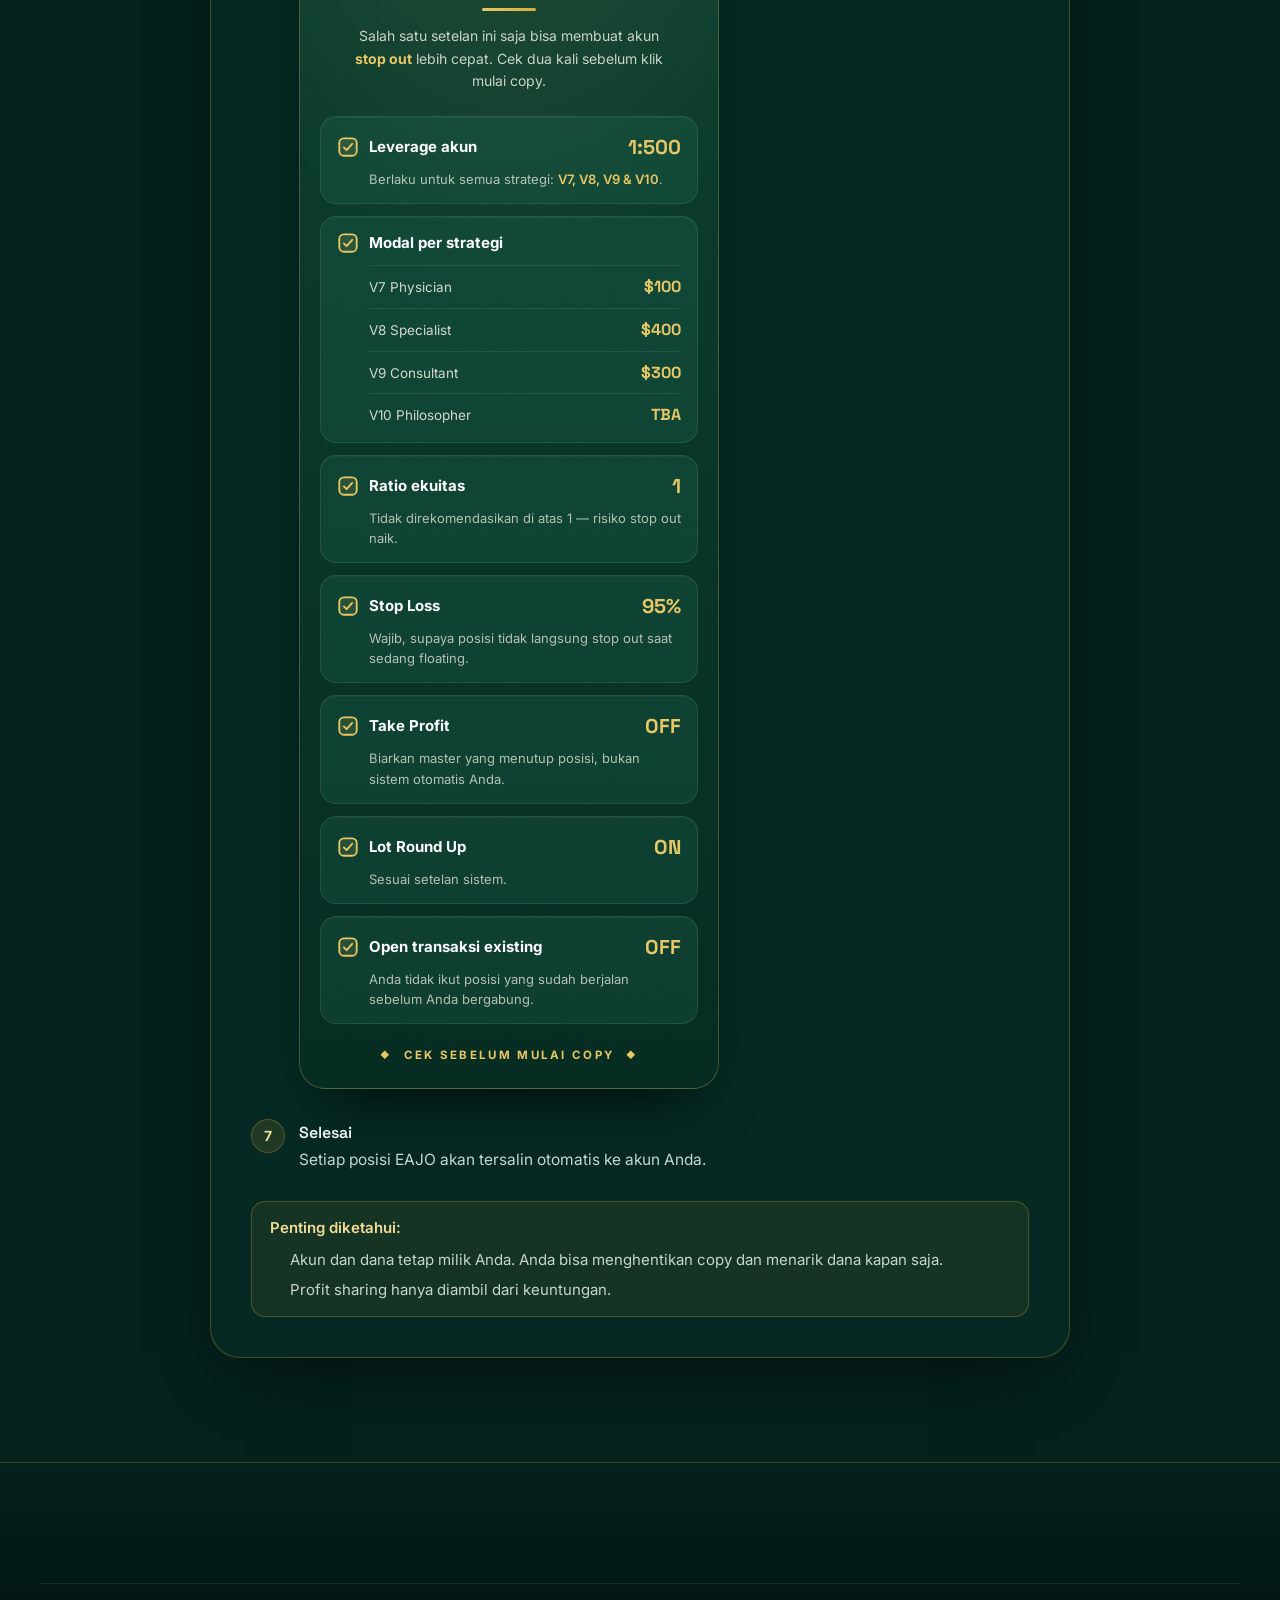
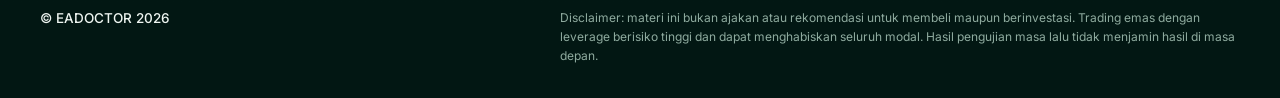
<file: cara-daftar.html>
<!doctype html>
<html lang="id">
  <head>
    <meta charset="utf-8" />
    <meta name="viewport" content="width=device-width, initial-scale=1, viewport-fit=cover" />
    <title>Cara Daftar — EADOCTOR</title>
    <meta name="theme-color" content="#04211b" />
    <link rel="icon" href="assets/favicon.svg" type="image/svg+xml" />
    <link rel="preconnect" href="https://fonts.googleapis.com" />
    <link rel="preconnect" href="https://fonts.gstatic.com" crossorigin />
    <link
      rel="stylesheet"
      href="https://fonts.googleapis.com/css2?family=Inter+Tight:wght@500;600;700&family=Space+Grotesk:wght@500;600;700&family=Inter:wght@400;500;600;700&display=swap"
    />
    <link rel="stylesheet" href="assets/css/style.css?v=20261126" />
    <script src="assets/js/main.js?v=20261126" defer></script>
  </head>
  <body>
    <svg width="0" height="0" style="position: absolute" aria-hidden="true">
      <symbol id="i-wa" viewBox="0 0 24 24">
        <path d="M3.6 20.4 4.9 16A8.6 8.6 0 1 1 8 19.1l-4.4 1.3Z" />
        <path
          d="M9.2 8.3c.3-.6.6-.6.9-.6h.6c.2 0 .4.1.5.4l.7 1.7c.1.3 0 .5-.1.6l-.5.6c-.1.2-.2.3 0 .6.3.6.8 1.2 1.3 1.6.5.5 1.1.8 1.6 1 .3.1.4.1.6-.1l.6-.7c.2-.2.4-.2.6-.1l1.7.8c.2.1.4.2.4.4 0 .3 0 1-.5 1.5-.4.4-1.2.8-2 .7-1-.1-2.4-.6-3.8-1.9-1.4-1.3-2.2-2.8-2.4-3.8-.2-1 .1-1.8.3-2.1Z"
          fill="currentColor"
          stroke="none"
        />
      </symbol>
    </svg>

    <header class="nav" data-nav data-nav-tetap>
      <div class="wadah nav__isi">
        <a class="merek" href="index.html" aria-label="EADOCTOR, ke beranda">
          <img src="assets/favicon.svg" alt="" width="30" height="30" />EA<span>DOCTOR</span>
        </a>
        <nav class="nav__pil" id="nav-tautan" data-nav-tautan aria-label="Navigasi utama">
          <a href="index.html">Home</a>
          <a href="tentang.html">Tentang</a>
          <a href="produk.html">Produk</a>
          <a href="promosi.html">Promosi</a>
          <a href="index.html#faq">QnA</a>
          <div class="nav__lagi" data-nav-lagi>
            <button class="nav__lagi-tombol" type="button" data-nav-lagi-tombol aria-expanded="false" aria-controls="nav-lagi-menu">
              More<svg class="nav__lagi-panah" viewBox="0 0 12 12" aria-hidden="true"><path d="M3 4.5 6 7.5 9 4.5" /></svg>
            </button>
            <div class="nav__lagi-menu" id="nav-lagi-menu">
              <a href="tonton-akun-real.html">Tonton Akun Real</a>
              <a href="cara-daftar.html">Cara Daftar</a>
              <a href="download-dokumen.html">Download Dokumen</a>
              <a href="https://h5.vantagemarketapp.com/h5/thirdparty/support/register?agentAccount=MzYwMTUwOTc=&invitecode=kVxIS4rZ" target="_blank" rel="noopener">Download Apps MT5</a>
            </div>
          </div>
          <a class="nav__seluler" href="https://vigco.co/la-s1com-inv/id/kVxIS4rZ" target="_blank" rel="noopener">Daftar</a>
        </nav>
        <div class="nav__aksi">
          <a class="tombol tombol--emas tombol--kecil" href="https://vigco.co/la-s1com-inv/id/kVxIS4rZ" target="_blank" rel="noopener">Daftar</a>
          <button
            class="nav__tombol"
            type="button"
            data-nav-tombol
            aria-controls="nav-tautan"
            aria-expanded="false"
            aria-label="Buka menu"
          >
            <span class="nav__garis"></span><span class="nav__garis"></span>
          </button>
        </div>
      </div>
    </header>

    <main class="bagian halaman">
      <div class="wadah">
        <div class="bagian__kepala bagian__kepala--tengah">
          <span class="eyebrow">Panduan</span>
          <h1 class="bagian__judul">Cara Daftar</h1>
          <p class="bagian__teks">Langkah membuka akun dan mengikuti copy trading EAJO.</p>
        </div>
        <div class="halaman__isi daftar-langkah">
          <h2 class="daftar-langkah__judul">Cara buka akun</h2>
          <ol class="qna__langkah">
            <li>
              <h3>Buka link pendaftaran</h3>
              <p>Klik tombol di bawah ini untuk membuka halaman pendaftaran.</p>
              <a class="tombol tombol--emas tombol--kecil daftar-langkah__tombol" href="https://www.vtg-mkt-apac.com/id/open-live-account/?affid=MzYwMTUwOTc=&invitecode=kVxIS4rZ" target="_blank" rel="noopener">Buka link pendaftaran</a>
            </li>
            <li>
              <h3>Daftar</h3>
              <p>Gunakan email dan nomor WhatsApp Anda.</p>
              <p>Di formulir pendaftaran ada kolom <strong>Kode Referral (opsional)</strong>. Mohon isi dengan kode berikut:</p>
              <ul class="daftar-langkah__pilihan">
                <li><span>Kode Referral</span><strong class="daftar-langkah__kode"><span class="akun-live__nomor">kVxIS4rZ</span><button type="button" class="fq-salin" data-salin="kVxIS4rZ">Copy</button></strong></li>
              </ul>
              <ul class="daftar-langkah__poin daftar-langkah__poin--titik">
                <li>Walaupun tertulis opsional, kolom ini sebaiknya tetap diisi.</li>
                <li>Kode ini menandakan Anda bergabung melalui EADOCTOR.</li>
                <li>Huruf besar dan kecil harus sama persis. Klik tombol Copy agar tidak salah ketik.</li>
              </ul>
            </li>
            <li>
              <h3>Instal aplikasi trading</h3>
              <p>Bisa juga melalui website. Lakukan setelah pendaftaran selesai.</p>
            </li>
            <li>
              <h3>Lengkapi verifikasi identitas</h3>
              <p>Unggah KTP dan selfie sesuai instruksi di aplikasi. <strong>Wajib dilakukan sebelum bisa deposit.</strong></p>
            </li>
            <li>
              <h3>Buka Account Live, akun ke-1</h3>
              <p>Pilih platform dan jenis akun berikut:</p>
              <ul class="daftar-langkah__pilihan">
                <li><span>Platform</span><strong>MetaTrader 5 (MT5)</strong></li>
                <li><span>Jenis akun</span><strong>Swap Free STP Cent</strong></li>
              </ul>
              <p>Klik Submit. Data akun MT5 akan dikirim ke email Anda.</p>
              <a class="tombol tombol--emas tombol--kecil daftar-langkah__tombol" href="https://h5.vantagemarketapp.com/h5/thirdparty/support/register?agentAccount=MzYwMTUwOTc=&invitecode=kVxIS4rZ" target="_blank" rel="noopener">Download Apps MT5</a>
            </li>
            <li>
              <h3>Buka Account Live lagi, akun ke-2 (untuk copy trading)</h3>
              <p>Masih di menu Open Account Live, kali ini pilih:</p>
              <ul class="daftar-langkah__pilihan">
                <li><span>Platform</span><strong>Copy Trading</strong></li>
                <li><span>Jenis akun</span><strong>Swap Free STP Cent</strong></li>
                <li><span>Nama akun</span><strong>Bebas, atau biarkan default</strong></li>
              </ul>
              <p>Klik Submit. Prosesnya biasanya 2–5 menit.</p>
            </li>
            <li>
              <h3>Deposit sesuai produk</h3>
              <ul class="daftar-langkah__pilihan">
                <li><span>Paket Physician</span><strong>100 USD</strong></li>
                <li><span>Paket Specialist</span><strong>400 USD</strong></li>
                <li><span>Paket Consultant</span><strong>300 USD</strong></li>
                <li><span>Paket Philosopher</span><strong>TBA</strong></li>
              </ul>
            </li>
          </ol>
          <p class="daftar-langkah__catatan">
            <strong>Catatan:</strong> EA ini menggunakan akun cent. 1 USD = 100 cent.
          </p>

          <!-- ====== Prosedur copy trading (lanjutan setelah daftar selesai) ====== -->
          <h2 class="daftar-langkah__judul daftar-langkah__judul--lanjut">Cara mengikuti copy trading EAJO</h2>
          <p class="daftar-langkah__pengantar">Lanjutkan setelah semua langkah di atas selesai.</p>

          <h3 class="daftar-langkah__subjudul">Persiapan</h3>
          <ul class="daftar-langkah__pilihan">
            <li><span>Akun copy</span><strong>Akun Copy Trading dari langkah 6 (contoh: "USC-Copy")</strong></li>
            <li><span>V7 Physician</span><strong>$100 (10.000 USC)</strong></li>
            <li><span>V8 Specialist</span><strong>$400 (40.000 USC)</strong></li>
            <li><span>V9 Consultant</span><strong>$300 (30.000 USC)</strong></li>
            <li><span>V10 Philosopher</span><strong>TBA</strong></li>
          </ul>

          <h3 class="daftar-langkah__subjudul">Langkah-langkah</h3>
          <ol class="qna__langkah">
            <li>
              <h3>Login dan buka menu Copy Trading</h3>
              <p>Login ke akun Anda, lalu pilih menu "Copy Trading" di bagian atas.</p>
            </li>
            <li>
              <h3>Pilih tab "Discover"</h3>
            </li>
            <li>
              <h3>Pastikan akun copy sudah terpilih</h3>
              <p>Cek kotak akun di bagian atas (contoh: xxxxxxxx-USC-Copy).</p>
            </li>
            <li>
              <h3>Cari strategi EAJO</h3>
              <p>Pada kolom "Search Strategy Or Signal Provider", ketik salah satu:</p>
              <ul class="daftar-langkah__pilihan">
                <li><span>Paket Physician</span><strong>V7 PHYSICIAN</strong></li>
                <li><span>Paket Specialist</span><strong>V8 SPECIALIST</strong></li>
                <li><span>Paket Consultant</span><strong>V9 CONSULTANT</strong></li>
                <li><span>Paket Philosopher</span><strong>TBA</strong></li>
              </ul>
            </li>
            <li>
              <h3>Klik tombol "Copy"</h3>
            </li>
            <li>
              <h3>Konfirmasi</h3>
              <p>Periksa kembali pengaturan, lalu klik "Submit" / "Confirm".</p>

              <!-- Infografis: Setting CopyTrading (2026-11-21) -->
              <section class="sc" aria-labelledby="sc-judul">
                <div class="sc__kepala">
                  <span class="sc__badge">Checklist</span>
                  <div class="sc__judul" id="sc-judul" role="heading" aria-level="3">Setting<br />CopyTrading</div>
                  <span class="sc__garis" aria-hidden="true"></span>
                  <div class="sc__sub">
                    Salah satu setelan ini saja bisa membuat akun <b>stop out</b> lebih cepat.
                    Cek dua kali sebelum klik mulai copy.
                  </div>
                </div>

                <div class="sc__daftar">
                  <div class="sc__kartu">
                    <div class="sc__baris"><svg class="sc__cek" aria-hidden="true" viewBox="0 0 24 24"><rect x="2.5" y="2.5" width="19" height="19" rx="5" /><path d="m7.5 12.5 3 3 6-7" /></svg><span class="sc__nama">Leverage akun</span><b class="sc__nilai">1:500</b></div>
                    <div class="sc__ket">Berlaku untuk semua strategi: <b>V7, V8, V9 &amp; V10</b>.</div>
                  </div>

                  <div class="sc__kartu">
                    <div class="sc__baris"><svg class="sc__cek" aria-hidden="true" viewBox="0 0 24 24"><rect x="2.5" y="2.5" width="19" height="19" rx="5" /><path d="m7.5 12.5 3 3 6-7" /></svg><span class="sc__nama">Modal per strategi</span></div>
                    <div class="sc__tabel">
                      <div><span>V7 Physician</span><b>$100</b></div>
                      <div><span>V8 Specialist</span><b>$400</b></div>
                      <div><span>V9 Consultant</span><b>$300</b></div>
                      <div><span>V10 Philosopher</span><b>TBA</b></div>
                    </div>
                  </div>

                  <div class="sc__kartu">
                    <div class="sc__baris"><svg class="sc__cek" aria-hidden="true" viewBox="0 0 24 24"><rect x="2.5" y="2.5" width="19" height="19" rx="5" /><path d="m7.5 12.5 3 3 6-7" /></svg><span class="sc__nama">Ratio ekuitas</span><b class="sc__nilai">1</b></div>
                    <div class="sc__ket">Tidak direkomendasikan di atas 1 — risiko stop out naik.</div>
                  </div>

                  <div class="sc__kartu">
                    <div class="sc__baris"><svg class="sc__cek" aria-hidden="true" viewBox="0 0 24 24"><rect x="2.5" y="2.5" width="19" height="19" rx="5" /><path d="m7.5 12.5 3 3 6-7" /></svg><span class="sc__nama">Stop Loss</span><b class="sc__nilai">95%</b></div>
                    <div class="sc__ket">Wajib, supaya posisi tidak langsung stop out saat sedang floating.</div>
                  </div>

                  <div class="sc__kartu">
                    <div class="sc__baris"><svg class="sc__cek" aria-hidden="true" viewBox="0 0 24 24"><rect x="2.5" y="2.5" width="19" height="19" rx="5" /><path d="m7.5 12.5 3 3 6-7" /></svg><span class="sc__nama">Take Profit</span><b class="sc__nilai">OFF</b></div>
                    <div class="sc__ket">Biarkan master yang menutup posisi, bukan sistem otomatis Anda.</div>
                  </div>

                  <div class="sc__kartu">
                    <div class="sc__baris"><svg class="sc__cek" aria-hidden="true" viewBox="0 0 24 24"><rect x="2.5" y="2.5" width="19" height="19" rx="5" /><path d="m7.5 12.5 3 3 6-7" /></svg><span class="sc__nama">Lot Round Up</span><b class="sc__nilai">ON</b></div>
                    <div class="sc__ket">Sesuai setelan sistem.</div>
                  </div>

                  <div class="sc__kartu">
                    <div class="sc__baris"><svg class="sc__cek" aria-hidden="true" viewBox="0 0 24 24"><rect x="2.5" y="2.5" width="19" height="19" rx="5" /><path d="m7.5 12.5 3 3 6-7" /></svg><span class="sc__nama">Open transaksi existing</span><b class="sc__nilai">OFF</b></div>
                    <div class="sc__ket">Anda tidak ikut posisi yang sudah berjalan sebelum Anda bergabung.</div>
                  </div>
                </div>

                <div class="sc__kaki"><span aria-hidden="true">◆</span> Cek sebelum mulai copy <span aria-hidden="true">◆</span></div>
              </section>
            </li>
            <li>
              <h3>Selesai</h3>
              <p>Setiap posisi EAJO akan tersalin otomatis ke akun Anda.</p>
            </li>
          </ol>

          <div class="daftar-langkah__catatan">
            <p><strong>Penting diketahui:</strong></p>
            <ul class="daftar-langkah__poin">
              <li>Akun dan dana tetap milik Anda. Anda bisa menghentikan copy dan menarik dana kapan saja.</li>
              <li>Profit sharing hanya diambil dari keuntungan.</li>            </ul>
          </div>
        </div>
      </div>
    </main>

    <footer class="kaki">
      <div class="wadah">
        <div class="kaki__bawah">
          <p class="kaki__hak">© EADOCTOR 2026</p>
          <p class="kaki__kecil">
            Disclaimer: materi ini bukan ajakan atau rekomendasi untuk membeli maupun
            berinvestasi. Trading emas dengan leverage berisiko tinggi dan dapat
            menghabiskan seluruh modal. Hasil pengujian masa lalu tidak menjamin hasil di
            masa depan.
          </p>
        </div>
      </div>
    </footer>
    <div class="agen">
      <p class="agen__pesan" data-wa-pesan role="status" hidden>
        Nomor WhatsApp admin segera tersedia.
      </p>
      <a
        class="wa-mengambang"
        href="#"
        data-wa
        target="_blank"
        rel="noopener"
        aria-label="EADOCTOR Assistant, chat admin via WhatsApp"
      >
        <svg class="ikon" aria-hidden="true"><use href="#i-wa" /></svg>
        <span class="wa-mengambang__teks">
          <strong>EADOCTOR Assistant</strong>
          <small>Chat via WhatsApp</small>
        </span>
      </a>
    </div>
  </body>
</html>
</file>
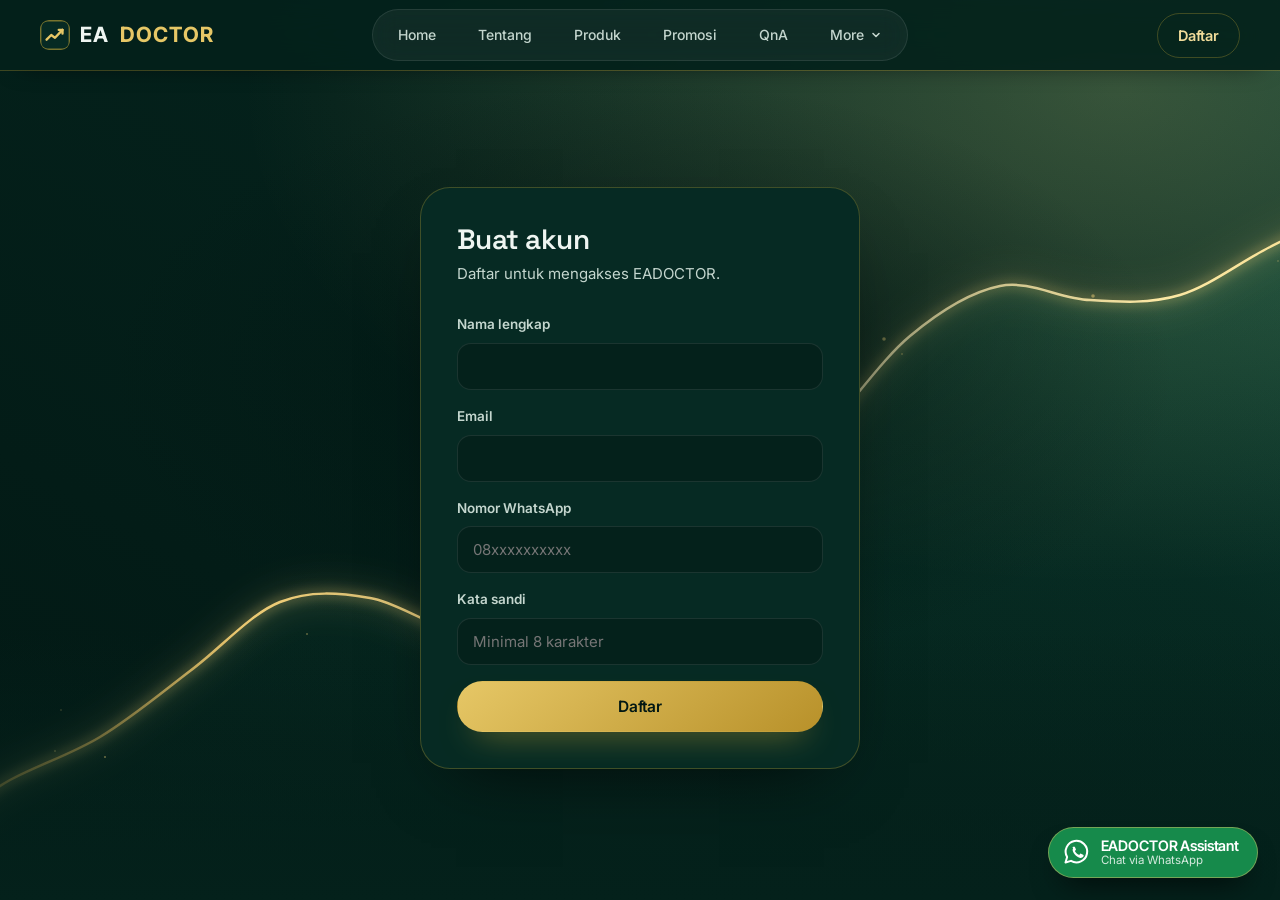
<file: daftar.html>
<!doctype html>
<html lang="id">
  <head>
    <meta charset="utf-8" />
    <meta name="viewport" content="width=device-width, initial-scale=1, viewport-fit=cover" />
    <title>Daftar — EADOCTOR</title>
    <meta name="theme-color" content="#04211b" />
    <link rel="icon" href="assets/favicon.svg" type="image/svg+xml" />
    <link rel="preconnect" href="https://fonts.googleapis.com" />
    <link rel="preconnect" href="https://fonts.gstatic.com" crossorigin />
    <link
      rel="stylesheet"
      href="https://fonts.googleapis.com/css2?family=Inter+Tight:wght@500;600;700&family=Space+Grotesk:wght@500;600;700&family=Inter:wght@400;500;600;700&display=swap"
    />
    <link rel="stylesheet" href="assets/css/style.css?v=20261126" />
    <script src="assets/js/main.js?v=20261126" defer></script>
  </head>
  <body>
    <svg width="0" height="0" style="position: absolute" aria-hidden="true">
      <symbol id="i-wa" viewBox="0 0 24 24">
        <path d="M3.6 20.4 4.9 16A8.6 8.6 0 1 1 8 19.1l-4.4 1.3Z" />
        <path
          d="M9.2 8.3c.3-.6.6-.6.9-.6h.6c.2 0 .4.1.5.4l.7 1.7c.1.3 0 .5-.1.6l-.5.6c-.1.2-.2.3 0 .6.3.6.8 1.2 1.3 1.6.5.5 1.1.8 1.6 1 .3.1.4.1.6-.1l.6-.7c.2-.2.4-.2.6-.1l1.7.8c.2.1.4.2.4.4 0 .3 0 1-.5 1.5-.4.4-1.2.8-2 .7-1-.1-2.4-.6-3.8-1.9-1.4-1.3-2.2-2.8-2.4-3.8-.2-1 .1-1.8.3-2.1Z"
          fill="currentColor"
          stroke="none"
        />
      </symbol>
    </svg>

    <header class="nav" data-nav data-nav-tetap>
      <div class="wadah nav__isi">
        <a class="merek" href="index.html" aria-label="EADOCTOR, ke beranda">
          <img src="assets/favicon.svg" alt="" width="30" height="30" />EA<span>DOCTOR</span>
        </a>
        <nav class="nav__pil" id="nav-tautan" data-nav-tautan aria-label="Navigasi utama">
          <a href="index.html">Home</a>
          <a href="tentang.html">Tentang</a>
          <a href="produk.html">Produk</a>
          <a href="promosi.html">Promosi</a>
          <a href="index.html#faq">QnA</a>
          <div class="nav__lagi" data-nav-lagi>
            <button class="nav__lagi-tombol" type="button" data-nav-lagi-tombol aria-expanded="false" aria-controls="nav-lagi-menu">
              More<svg class="nav__lagi-panah" viewBox="0 0 12 12" aria-hidden="true"><path d="M3 4.5 6 7.5 9 4.5" /></svg>
            </button>
            <div class="nav__lagi-menu" id="nav-lagi-menu">
              <a href="tonton-akun-real.html">Tonton Akun Real</a>
              <a href="cara-daftar.html">Cara Daftar</a>
              <a href="download-dokumen.html">Download Dokumen</a>
              <a href="https://h5.vantagemarketapp.com/h5/thirdparty/support/register?agentAccount=MzYwMTUwOTc=&invitecode=kVxIS4rZ" target="_blank" rel="noopener">Download Apps MT5</a>
            </div>
          </div>
          <a class="nav__seluler" href="https://vigco.co/la-s1com-inv/id/kVxIS4rZ" target="_blank" rel="noopener" aria-current="page">Daftar</a>
        </nav>
        <div class="nav__aksi">
          <a class="tombol tombol--garis tombol--kecil" href="https://vigco.co/la-s1com-inv/id/kVxIS4rZ" target="_blank" rel="noopener" aria-current="page">Daftar</a>
          <button
            class="nav__tombol"
            type="button"
            data-nav-tombol
            aria-controls="nav-tautan"
            aria-expanded="false"
            aria-label="Buka menu"
          >
            <span class="nav__garis"></span><span class="nav__garis"></span>
          </button>
        </div>
      </div>
    </header>

    <main class="auth">
      <div class="wadah">
        <div class="auth__kartu" style="margin: 0 auto">
          <h1>Buat akun</h1>
          <p>Daftar untuk mengakses EADOCTOR.</p>
          <!-- Terhubung ke api/daftar.php (simpan ke MySQL + kirim email selamat) -->
          <form class="formulir" action="api/daftar.php" method="post" data-formulir-daftar novalidate>
            <div class="isian">
              <label for="nama">Nama lengkap</label>
              <input id="nama" name="nama" type="text" autocomplete="name" required minlength="3" maxlength="100" />
            </div>
            <div class="isian">
              <label for="email">Email</label>
              <input id="email" name="email" type="email" autocomplete="email" required maxlength="190" />
            </div>
            <div class="isian">
              <label for="wa">Nomor WhatsApp</label>
              <input id="wa" name="wa" type="tel" autocomplete="tel" inputmode="tel" required placeholder="08xxxxxxxxxx" />
            </div>
            <div class="isian">
              <label for="sandi">Kata sandi</label>
              <input id="sandi" name="sandi" type="password" autocomplete="new-password" required minlength="8" placeholder="Minimal 8 karakter" />
            </div>
            <!-- honeypot anti-bot: disembunyikan dari pengguna -->
            <div class="isian" style="position: absolute; left: -9999px" aria-hidden="true">
              <label for="situs">Situs</label>
              <input id="situs" name="situs" type="text" tabindex="-1" autocomplete="off" />
            </div>
            <button class="tombol tombol--emas tombol--lebar" type="submit">Daftar</button>
            <p class="formulir__info" data-formulir-info role="status" hidden></p>
          </form>
        </div>
      </div>
    </main>

    <div class="agen">
      <p class="agen__pesan" data-wa-pesan role="status" hidden>
        Nomor WhatsApp admin segera tersedia.
      </p>
      <a
        class="wa-mengambang"
        href="#"
        data-wa
        target="_blank"
        rel="noopener"
        aria-label="EADOCTOR Assistant, chat admin via WhatsApp"
      >
        <svg class="ikon" aria-hidden="true"><use href="#i-wa" /></svg>
        <span class="wa-mengambang__teks">
          <strong>EADOCTOR Assistant</strong>
          <small>Chat via WhatsApp</small>
        </span>
      </a>
    </div>
  </body>
</html>
</file>
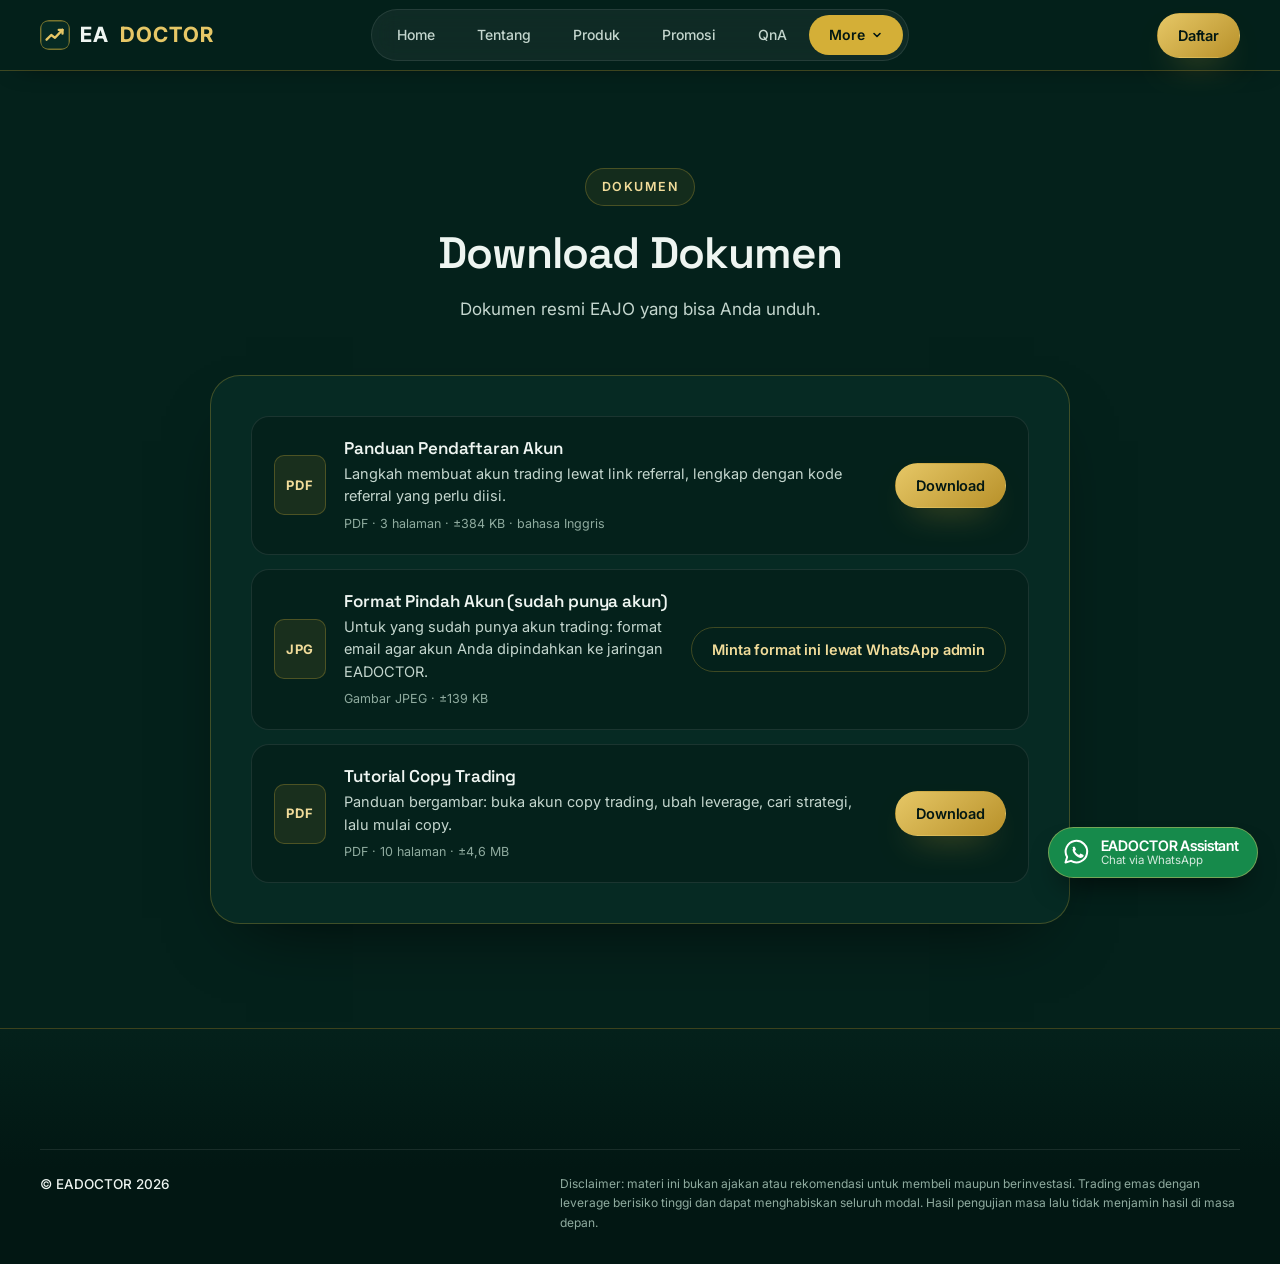
<file: download-dokumen.html>
<!doctype html>
<html lang="id">
  <head>
    <meta charset="utf-8" />
    <meta name="viewport" content="width=device-width, initial-scale=1, viewport-fit=cover" />
    <title>Download Dokumen — EADOCTOR</title>
    <meta name="theme-color" content="#04211b" />
    <link rel="icon" href="assets/favicon.svg" type="image/svg+xml" />
    <link rel="preconnect" href="https://fonts.googleapis.com" />
    <link rel="preconnect" href="https://fonts.gstatic.com" crossorigin />
    <link
      rel="stylesheet"
      href="https://fonts.googleapis.com/css2?family=Inter+Tight:wght@500;600;700&family=Space+Grotesk:wght@500;600;700&family=Inter:wght@400;500;600;700&display=swap"
    />
    <link rel="stylesheet" href="assets/css/style.css?v=20261126" />
    <script src="assets/js/main.js?v=20261126" defer></script>
  </head>
  <body>
    <svg width="0" height="0" style="position: absolute" aria-hidden="true">
      <symbol id="i-wa" viewBox="0 0 24 24">
        <path d="M3.6 20.4 4.9 16A8.6 8.6 0 1 1 8 19.1l-4.4 1.3Z" />
        <path
          d="M9.2 8.3c.3-.6.6-.6.9-.6h.6c.2 0 .4.1.5.4l.7 1.7c.1.3 0 .5-.1.6l-.5.6c-.1.2-.2.3 0 .6.3.6.8 1.2 1.3 1.6.5.5 1.1.8 1.6 1 .3.1.4.1.6-.1l.6-.7c.2-.2.4-.2.6-.1l1.7.8c.2.1.4.2.4.4 0 .3 0 1-.5 1.5-.4.4-1.2.8-2 .7-1-.1-2.4-.6-3.8-1.9-1.4-1.3-2.2-2.8-2.4-3.8-.2-1 .1-1.8.3-2.1Z"
          fill="currentColor"
          stroke="none"
        />
      </symbol>
    </svg>

    <header class="nav" data-nav data-nav-tetap>
      <div class="wadah nav__isi">
        <a class="merek" href="index.html" aria-label="EADOCTOR, ke beranda">
          <img src="assets/favicon.svg" alt="" width="30" height="30" />EA<span>DOCTOR</span>
        </a>
        <nav class="nav__pil" id="nav-tautan" data-nav-tautan aria-label="Navigasi utama">
          <a href="index.html">Home</a>
          <a href="tentang.html">Tentang</a>
          <a href="produk.html">Produk</a>
          <a href="promosi.html">Promosi</a>
          <a href="index.html#faq">QnA</a>
          <div class="nav__lagi" data-nav-lagi>
            <button class="nav__lagi-tombol" type="button" data-nav-lagi-tombol aria-expanded="false" aria-controls="nav-lagi-menu">
              More<svg class="nav__lagi-panah" viewBox="0 0 12 12" aria-hidden="true"><path d="M3 4.5 6 7.5 9 4.5" /></svg>
            </button>
            <div class="nav__lagi-menu" id="nav-lagi-menu">
              <a href="tonton-akun-real.html">Tonton Akun Real</a>
              <a href="cara-daftar.html">Cara Daftar</a>
              <a href="download-dokumen.html">Download Dokumen</a>
              <a href="https://h5.vantagemarketapp.com/h5/thirdparty/support/register?agentAccount=MzYwMTUwOTc=&invitecode=kVxIS4rZ" target="_blank" rel="noopener">Download Apps MT5</a>
            </div>
          </div>
          <a class="nav__seluler" href="https://vigco.co/la-s1com-inv/id/kVxIS4rZ" target="_blank" rel="noopener">Daftar</a>
        </nav>
        <div class="nav__aksi">
          <a class="tombol tombol--emas tombol--kecil" href="https://vigco.co/la-s1com-inv/id/kVxIS4rZ" target="_blank" rel="noopener">Daftar</a>
          <button
            class="nav__tombol"
            type="button"
            data-nav-tombol
            aria-controls="nav-tautan"
            aria-expanded="false"
            aria-label="Buka menu"
          >
            <span class="nav__garis"></span><span class="nav__garis"></span>
          </button>
        </div>
      </div>
    </header>

    <main class="bagian halaman">
      <div class="wadah">
        <div class="bagian__kepala bagian__kepala--tengah">
          <span class="eyebrow">Dokumen</span>
          <h1 class="bagian__judul">Download Dokumen</h1>
          <p class="bagian__teks">Dokumen resmi EAJO yang bisa Anda unduh.</p>
        </div>
        <div class="halaman__isi">
          <!-- Tambah dokumen: taruh file di assets/download-dokumen/, lalu salin satu blok <li class="dd-item"> di bawah. -->
          <ul class="dd-daftar">
            <li class="dd-item">
              <span class="dd-ikon" aria-hidden="true">PDF</span>
              <div class="dd-info">
                <h2>Panduan Pendaftaran Akun</h2>
                <p>Langkah membuat akun trading lewat link referral, lengkap dengan kode referral yang perlu diisi.</p>
                <small>PDF · 3 halaman · ±384 KB · bahasa Inggris</small>
              </div>
              <a class="tombol tombol--emas tombol--kecil dd-tombol" href="assets/download-dokumen/EADOCTOR%20Registration%20Guide.pdf" download>Download</a>
            </li>
            <li class="dd-item">
              <span class="dd-ikon" aria-hidden="true">JPG</span>
              <div class="dd-info">
                <h2>Format Pindah Akun (sudah punya akun)</h2>
                <p>Untuk yang sudah punya akun trading: format email agar akun Anda dipindahkan ke jaringan EADOCTOR.</p>
                <small>Gambar JPEG · ±139 KB</small>
              </div>
              <a class="tombol tombol--garis tombol--kecil dd-tombol" href="#" data-wa data-wa-teks="Halo EADOCTOR, saya sudah punya akun trading dan ingin minta format pindah akun ke jaringan EADOCTOR" target="_blank" rel="noopener">Minta format ini lewat WhatsApp admin</a>            </li>
            <li class="dd-item">
              <span class="dd-ikon" aria-hidden="true">PDF</span>
              <div class="dd-info">
                <h2>Tutorial Copy Trading</h2>
                <p>Panduan bergambar: buka akun copy trading, ubah leverage, cari strategi, lalu mulai copy.</p>
                <small>PDF · 10 halaman · ±4,6 MB</small>
              </div>
              <a class="tombol tombol--emas tombol--kecil dd-tombol" href="assets/download-dokumen/Tutorial%20Copy%20Trading%20_Vantage%20Markets.pdf" download>Download</a>
            </li>
          </ul>
        </div>
      </div>
    </main>

    <footer class="kaki">
      <div class="wadah">
        <div class="kaki__bawah">
          <p class="kaki__hak">© EADOCTOR 2026</p>
          <p class="kaki__kecil">
            Disclaimer: materi ini bukan ajakan atau rekomendasi untuk membeli maupun
            berinvestasi. Trading emas dengan leverage berisiko tinggi dan dapat
            menghabiskan seluruh modal. Hasil pengujian masa lalu tidak menjamin hasil di
            masa depan.
          </p>
        </div>
      </div>
    </footer>
    <div class="agen">
      <p class="agen__pesan" data-wa-pesan role="status" hidden>
        Nomor WhatsApp admin segera tersedia.
      </p>
      <a
        class="wa-mengambang"
        href="#"
        data-wa
        target="_blank"
        rel="noopener"
        aria-label="EADOCTOR Assistant, chat admin via WhatsApp"
      >
        <svg class="ikon" aria-hidden="true"><use href="#i-wa" /></svg>
        <span class="wa-mengambang__teks">
          <strong>EADOCTOR Assistant</strong>
          <small>Chat via WhatsApp</small>
        </span>
      </a>
    </div>
  </body>
</html>
</file>
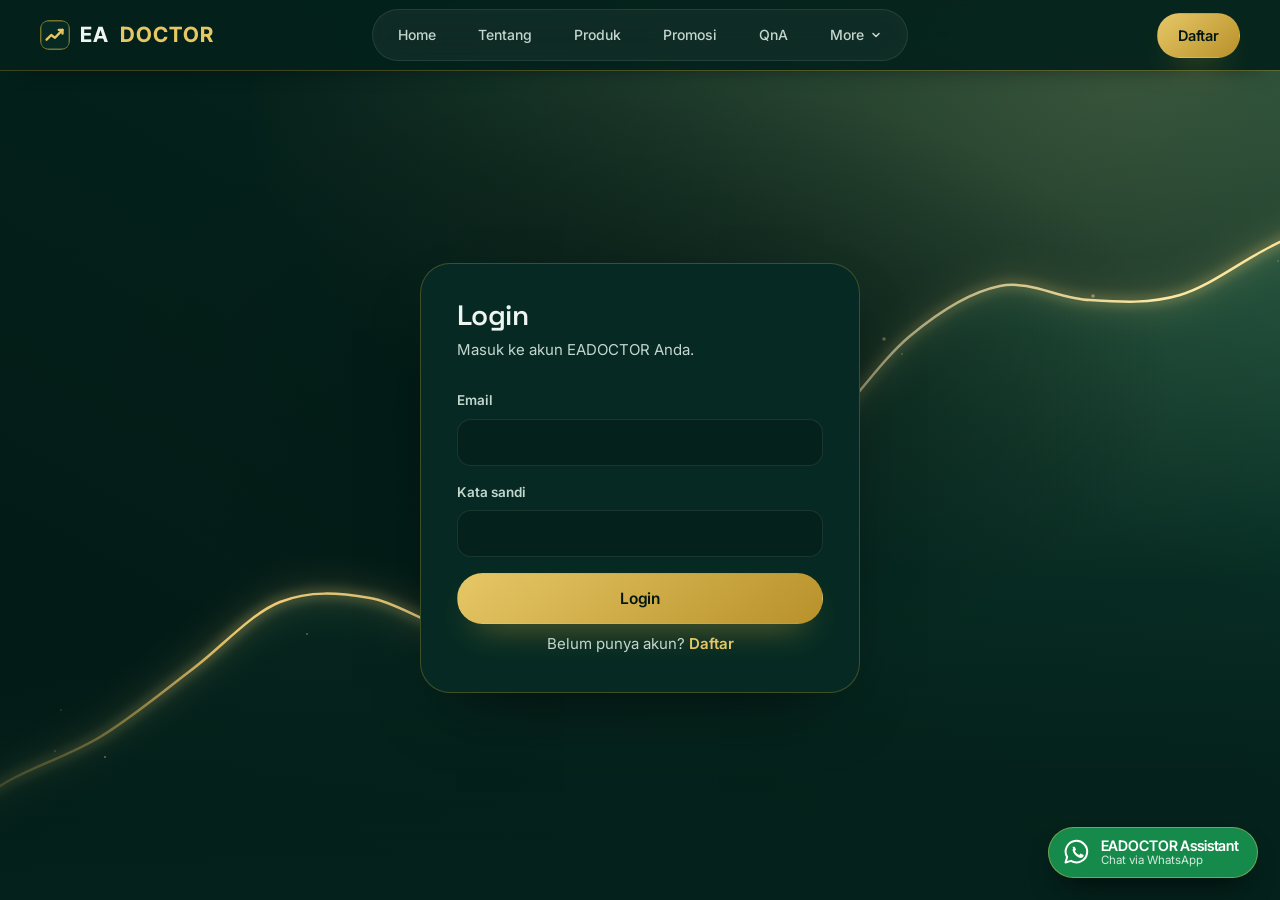
<file: masuk.html>
<!doctype html>
<html lang="id">
  <head>
    <meta charset="utf-8" />
    <meta name="viewport" content="width=device-width, initial-scale=1, viewport-fit=cover" />
    <title>Login — EADOCTOR</title>
    <meta name="theme-color" content="#04211b" />
    <link rel="icon" href="assets/favicon.svg" type="image/svg+xml" />
    <link rel="preconnect" href="https://fonts.googleapis.com" />
    <link rel="preconnect" href="https://fonts.gstatic.com" crossorigin />
    <link
      rel="stylesheet"
      href="https://fonts.googleapis.com/css2?family=Inter+Tight:wght@500;600;700&family=Space+Grotesk:wght@500;600;700&family=Inter:wght@400;500;600;700&display=swap"
    />
    <link rel="stylesheet" href="assets/css/style.css?v=20261126" />
    <script src="assets/js/main.js?v=20261126" defer></script>
  </head>
  <body>
    <svg width="0" height="0" style="position: absolute" aria-hidden="true">
      <symbol id="i-wa" viewBox="0 0 24 24">
        <path d="M3.6 20.4 4.9 16A8.6 8.6 0 1 1 8 19.1l-4.4 1.3Z" />
        <path
          d="M9.2 8.3c.3-.6.6-.6.9-.6h.6c.2 0 .4.1.5.4l.7 1.7c.1.3 0 .5-.1.6l-.5.6c-.1.2-.2.3 0 .6.3.6.8 1.2 1.3 1.6.5.5 1.1.8 1.6 1 .3.1.4.1.6-.1l.6-.7c.2-.2.4-.2.6-.1l1.7.8c.2.1.4.2.4.4 0 .3 0 1-.5 1.5-.4.4-1.2.8-2 .7-1-.1-2.4-.6-3.8-1.9-1.4-1.3-2.2-2.8-2.4-3.8-.2-1 .1-1.8.3-2.1Z"
          fill="currentColor"
          stroke="none"
        />
      </symbol>
    </svg>

    <header class="nav" data-nav data-nav-tetap>
      <div class="wadah nav__isi">
        <a class="merek" href="index.html" aria-label="EADOCTOR, ke beranda">
          <img src="assets/favicon.svg" alt="" width="30" height="30" />EA<span>DOCTOR</span>
        </a>
        <nav class="nav__pil" id="nav-tautan" data-nav-tautan aria-label="Navigasi utama">
          <a href="index.html">Home</a>
          <a href="tentang.html">Tentang</a>
          <a href="produk.html">Produk</a>
          <a href="promosi.html">Promosi</a>
          <a href="index.html#faq">QnA</a>
          <div class="nav__lagi" data-nav-lagi>
            <button class="nav__lagi-tombol" type="button" data-nav-lagi-tombol aria-expanded="false" aria-controls="nav-lagi-menu">
              More<svg class="nav__lagi-panah" viewBox="0 0 12 12" aria-hidden="true"><path d="M3 4.5 6 7.5 9 4.5" /></svg>
            </button>
            <div class="nav__lagi-menu" id="nav-lagi-menu">
              <a href="tonton-akun-real.html">Tonton Akun Real</a>
              <a href="cara-daftar.html">Cara Daftar</a>
              <a href="download-dokumen.html">Download Dokumen</a>
              <a href="https://h5.vantagemarketapp.com/h5/thirdparty/support/register?agentAccount=MzYwMTUwOTc=&invitecode=kVxIS4rZ" target="_blank" rel="noopener">Download Apps MT5</a>
            </div>
          </div>
          <a class="nav__seluler" href="https://vigco.co/la-s1com-inv/id/kVxIS4rZ" target="_blank" rel="noopener">Daftar</a>
        </nav>
        <div class="nav__aksi">
          <a class="tombol tombol--emas tombol--kecil" href="https://vigco.co/la-s1com-inv/id/kVxIS4rZ" target="_blank" rel="noopener">Daftar</a>
          <button
            class="nav__tombol"
            type="button"
            data-nav-tombol
            aria-controls="nav-tautan"
            aria-expanded="false"
            aria-label="Buka menu"
          >
            <span class="nav__garis"></span><span class="nav__garis"></span>
          </button>
        </div>
      </div>
    </header>

    <main class="auth">
      <div class="wadah">
        <div class="auth__kartu" style="margin: 0 auto">
          <h1>Login</h1>
          <p>Masuk ke akun EADOCTOR Anda.</p>
          <!-- Kerangka: belum terhubung ke server -->
          <form class="formulir" data-formulir-kerangka novalidate>
            <div class="isian">
              <label for="email">Email</label>
              <input id="email" name="email" type="email" autocomplete="email" />
            </div>
            <div class="isian">
              <label for="sandi">Kata sandi</label>
              <input id="sandi" name="sandi" type="password" autocomplete="current-password" />
            </div>
            <button class="tombol tombol--emas tombol--lebar" type="submit">Login</button>
            <p class="formulir__info" data-formulir-info role="status" hidden>
              Login segera tersedia.
            </p>
          </form>
          <p class="auth__alih">Belum punya akun? <a href="https://vigco.co/la-s1com-inv/id/kVxIS4rZ" target="_blank" rel="noopener">Daftar</a></p>
        </div>
      </div>
    </main>

    <div class="agen">
      <p class="agen__pesan" data-wa-pesan role="status" hidden>
        Nomor WhatsApp admin segera tersedia.
      </p>
      <a
        class="wa-mengambang"
        href="#"
        data-wa
        target="_blank"
        rel="noopener"
        aria-label="EADOCTOR Assistant, chat admin via WhatsApp"
      >
        <svg class="ikon" aria-hidden="true"><use href="#i-wa" /></svg>
        <span class="wa-mengambang__teks">
          <strong>EADOCTOR Assistant</strong>
          <small>Chat via WhatsApp</small>
        </span>
      </a>
    </div>
  </body>
</html>
</file>
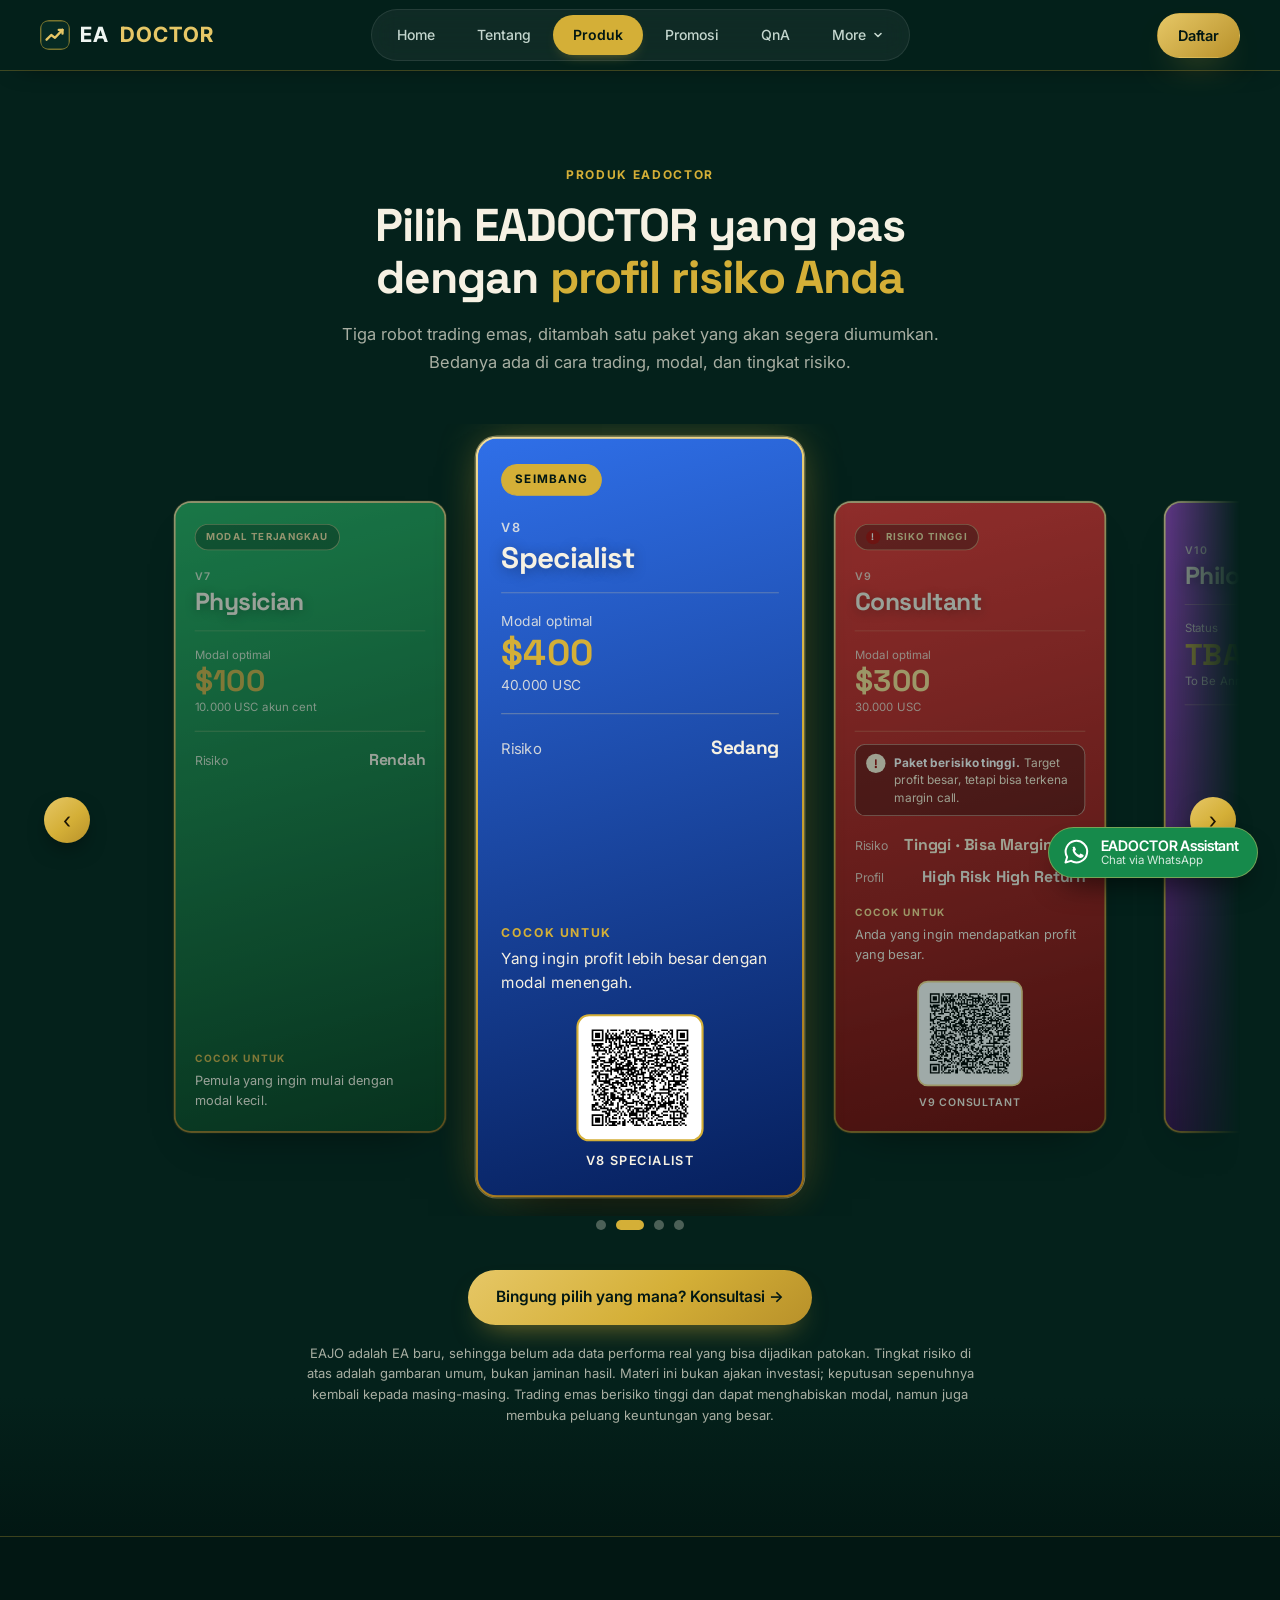
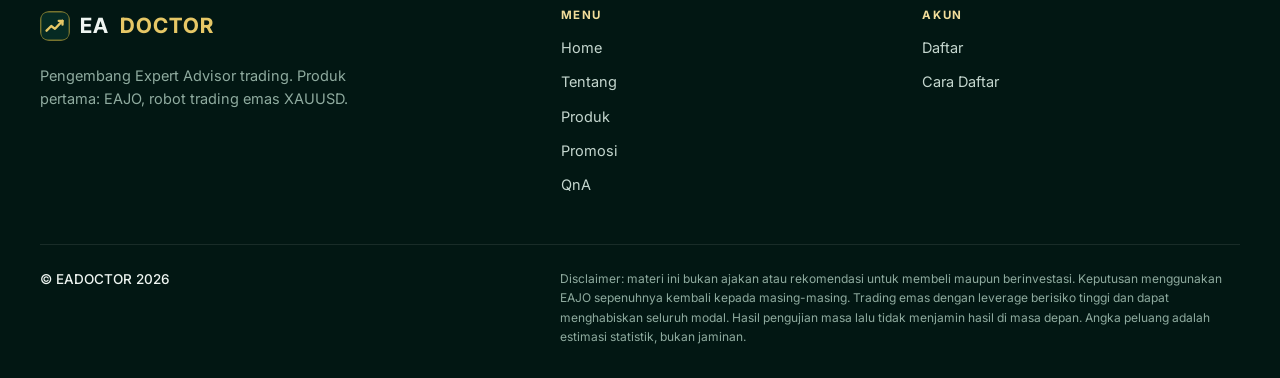
<file: produk.html>
<!doctype html>
<html lang="id">
  <head>
    <meta charset="utf-8" />
    <meta name="viewport" content="width=device-width, initial-scale=1, viewport-fit=cover" />
    <title>Produk EAJO — EADOCTOR</title>
    <meta name="description" content="Empat paket EADOCTOR: robot emas EAJO: V7 Physician, V8 Specialist, V9 Consultant, serta V10 Philosopher (TBA). Bandingkan modal dan risikonya." />
    <meta name="theme-color" content="#04211b" />
    <link rel="icon" href="assets/favicon.svg" type="image/svg+xml" />
    <link rel="preconnect" href="https://fonts.googleapis.com" />
    <link rel="preconnect" href="https://fonts.gstatic.com" crossorigin />
    <link
      rel="stylesheet"
      href="https://fonts.googleapis.com/css2?family=Inter+Tight:wght@500;600;700&family=Space+Grotesk:wght@500;600;700&family=Inter:wght@400;500;600;700&display=swap"
    />
    <link rel="stylesheet" href="assets/css/style.css?v=20261126" />
    <script src="assets/js/main.js?v=20261126" defer></script>
  </head>
  <body>
    <!-- ================= IKON & ROBOT ================= -->
    <svg width="0" height="0" style="position: absolute" aria-hidden="true">
      <symbol id="i-grafik" viewBox="0 0 24 24">
        <path d="M3 3v18h18" /><path d="m7 15 4-4 3 3 6-7" /><path d="M16 7h4v4" />
      </symbol>
      <symbol id="i-perisai" viewBox="0 0 24 24">
        <path d="M12 3 4.5 6v6c0 4.4 3.2 7.9 7.5 9 4.3-1.1 7.5-4.6 7.5-9V6L12 3Z" /><path d="m9 12 2 2 4-4" />
      </symbol>
      <symbol id="i-cpu" viewBox="0 0 24 24">
        <rect x="6" y="6" width="12" height="12" rx="2" /><path d="M9.5 9.5h5v5h-5z" />
        <path d="M9 2v4M15 2v4M9 18v4M15 18v4M2 9h4M2 15h4M18 9h4M18 15h4" />
      </symbol>
      <symbol id="i-jam" viewBox="0 0 24 24">
        <circle cx="12" cy="12" r="9" /><path d="M12 7v5l3 2" />
      </symbol>
      <symbol id="i-cek" viewBox="0 0 24 24">
        <circle cx="12" cy="12" r="9" /><path d="m8 12 3 3 5-6" />
      </symbol>
      <symbol id="i-hadiah" viewBox="0 0 24 24">
        <rect x="3" y="8" width="18" height="4" rx="1" /><path d="M5 12v8h14v-8M12 8v12" />
        <path d="M12 8S10.5 4 8 4a2 2 0 0 0 0 4h4Zm0 0s1.5-4 4-4a2 2 0 0 1 0 4h-4Z" />
      </symbol>
      <symbol id="i-panah" viewBox="0 0 24 24">
        <path d="M5 12h14M13 6l6 6-6 6" />
      </symbol>
      <symbol id="i-wa" viewBox="0 0 24 24">
        <path d="M3.6 20.4 4.9 16A8.6 8.6 0 1 1 8 19.1l-4.4 1.3Z" />
        <path
          d="M9.2 8.3c.3-.6.6-.6.9-.6h.6c.2 0 .4.1.5.4l.7 1.7c.1.3 0 .5-.1.6l-.5.6c-.1.2-.2.3 0 .6.3.6.8 1.2 1.3 1.6.5.5 1.1.8 1.6 1 .3.1.4.1.6-.1l.6-.7c.2-.2.4-.2.6-.1l1.7.8c.2.1.4.2.4.4 0 .3 0 1-.5 1.5-.4.4-1.2.8-2 .7-1-.1-2.4-.6-3.8-1.9-1.4-1.3-2.2-2.8-2.4-3.8-.2-1 .1-1.8.3-2.1Z"
          fill="currentColor"
          stroke="none"
        />
      </symbol>
      <!-- Ikon garis untuk beranda -->
      <symbol id="i-tas" viewBox="0 0 24 24">
        <rect x="3" y="7" width="18" height="13" rx="2" /><path d="M9 7V5a2 2 0 0 1 2-2h2a2 2 0 0 1 2 2v2" /><path d="M3 12.5h18M10.5 12.5v1.5h3v-1.5" />
      </symbol>
      <symbol id="i-rumah" viewBox="0 0 24 24">
        <path d="M3 11 12 4l9 7" /><path d="M5.5 9.5V20h13V9.5" /><path d="M10 20v-5.5h4V20" />
      </symbol>
      <symbol id="i-tunas" viewBox="0 0 24 24">
        <path d="M12 21v-9" /><path d="M12 12c0-4 3-6.5 7.5-6.5 0 4.2-3 6.5-7.5 6.5Z" /><path d="M12 14.5C12 11.3 9.6 9 5 9c0 3.4 2.6 5.5 7 5.5Z" /><path d="M7.5 21h9" />
      </symbol>
      <symbol id="i-koper" viewBox="0 0 24 24">
        <circle cx="9" cy="8" r="3.5" /><path d="M2.5 20c.6-3.6 3.2-5.5 6.5-5.5s5.9 1.9 6.5 5.5" /><path d="M16 4.6a3.5 3.5 0 0 1 0 6.8M18.3 14.9c1.8.8 2.9 2.5 3.2 5.1" />
      </symbol>
      <symbol id="i-orang" viewBox="0 0 24 24">
        <circle cx="12" cy="7.5" r="3.8" /><path d="M4.5 21c.7-4.3 3.6-6.5 7.5-6.5s6.8 2.2 7.5 6.5" />
      </symbol>
      <symbol id="i-awas" viewBox="0 0 24 24">
        <path d="M12 3.5 2.5 20h19L12 3.5Z" /><path d="M12 10v4.5" /><path d="M12 17.3v.2" />
      </symbol>
      <!-- Robot 3D EAJO (dari index2) -->
      <defs>
        <radialGradient id="shell" cx="0.35" cy="0.3" r="0.8"><stop offset="0" stop-color="#FFFFFF"/><stop offset="0.55" stop-color="#E4EAE7"/><stop offset="1" stop-color="#8FA39C"/></radialGradient>
        <linearGradient id="visor" x1="0" y1="0" x2="0" y2="1"><stop offset="0" stop-color="#0A1E18"/><stop offset="1" stop-color="#134235"/></linearGradient>
        <radialGradient id="eye" cx="0.5" cy="0.45" r="0.6"><stop offset="0" stop-color="#FFFBE6"/><stop offset="0.5" stop-color="#F5D57A"/><stop offset="1" stop-color="#D4AF37"/></radialGradient>
        <linearGradient id="joint" x1="0" y1="0" x2="1" y2="1"><stop offset="0" stop-color="#4A5A55"/><stop offset="1" stop-color="#1A2421"/></linearGradient>
        <radialGradient id="goldBall" cx="0.35" cy="0.3" r="0.75"><stop offset="0" stop-color="#FFF4C4"/><stop offset="0.5" stop-color="#E9C46A"/><stop offset="1" stop-color="#9A6B16"/></radialGradient>
        <linearGradient id="goldTop" x1="0" y1="0" x2="1" y2="1"><stop offset="0" stop-color="#FFF4C4"/><stop offset="0.5" stop-color="#F0CF73"/><stop offset="1" stop-color="#C99A35"/></linearGradient>
        <linearGradient id="goldFront" x1="0" y1="0" x2="0" y2="1"><stop offset="0" stop-color="#E9C46A"/><stop offset="0.55" stop-color="#C08A2C"/><stop offset="1" stop-color="#7A5410"/></linearGradient>
        <linearGradient id="goldSide" x1="0" y1="0" x2="1" y2="0"><stop offset="0" stop-color="#A9771F"/><stop offset="1" stop-color="#6A470C"/></linearGradient>
        <filter id="glowF" x="-50%" y="-50%" width="200%" height="200%"><feGaussianBlur stdDeviation="4" result="b"/><feMerge><feMergeNode in="b"/><feMergeNode in="SourceGraphic"/></feMerge></filter>
        <filter id="soft" x="-30%" y="-100%" width="160%" height="300%"><feGaussianBlur stdDeviation="8"/></filter>
        <symbol id="robot" viewBox="0 0 420 460">
          <ellipse cx="210" cy="440" rx="140" ry="14" fill="#000" fill-opacity="0.35" filter="url(#soft)"/>
          <rect x="204" y="34" width="12" height="40" rx="6" fill="url(#joint)"/>
          <circle cx="210" cy="28" r="17" fill="url(#goldBall)"/>
          <circle cx="204" cy="22" r="5" fill="#FFF" fill-opacity="0.7"/>
          <circle cx="100" cy="150" r="27" fill="url(#goldBall)"/><circle cx="100" cy="150" r="12" fill="url(#joint)"/>
          <circle cx="320" cy="150" r="27" fill="url(#goldBall)"/><circle cx="320" cy="150" r="12" fill="url(#joint)"/>
          <rect x="105" y="70" width="210" height="160" rx="64" fill="url(#shell)"/>
          <ellipse cx="160" cy="92" rx="40" ry="12" fill="#FFF" fill-opacity="0.6" filter="url(#soft)"/>
          <rect x="132" y="102" width="156" height="94" rx="40" fill="url(#visor)"/>
          <rect x="155" y="129" width="34" height="40" rx="15" fill="url(#eye)" filter="url(#glowF)"/>
          <rect x="231" y="129" width="34" height="40" rx="15" fill="url(#eye)" filter="url(#glowF)"/>
          <path d="M190 180 Q210 191 230 180" fill="none" stroke="#F5D57A" stroke-width="5" stroke-linecap="round"/>
          <path d="M146 114 Q205 101 272 112 L270 122 Q205 113 148 126 Z" fill="#FFF" fill-opacity="0.18"/>
          <rect x="185" y="226" width="50" height="28" rx="8" fill="url(#joint)"/>
          <path d="M128 285 C 78 300, 82 360, 136 376" fill="none" stroke="url(#joint)" stroke-width="26" stroke-linecap="round"/>
          <path d="M292 285 C 342 300, 338 360, 284 376" fill="none" stroke="url(#joint)" stroke-width="26" stroke-linecap="round"/>
          <rect x="120" y="246" width="180" height="156" rx="60" fill="url(#shell)"/>
          <ellipse cx="170" cy="268" rx="32" ry="10" fill="#FFF" fill-opacity="0.55" filter="url(#soft)"/>
          <circle cx="210" cy="296" r="26" fill="url(#goldBall)" stroke="#FFF4C4" stroke-width="2"/>
          <polyline points="196,306 205,297 212,302 224,288" fill="none" stroke="#5A3D0A" stroke-width="4" stroke-linecap="round" stroke-linejoin="round"/>
          <polygon points="152,330 268,330 286,352 134,352" fill="url(#goldTop)"/>
          <polygon points="134,352 286,352 300,400 120,400" fill="url(#goldFront)"/>
          <polygon points="268,330 286,352 300,400 292,376" fill="url(#goldSide)"/>
          <text x="210" y="346" text-anchor="middle" font-family="Arial, sans-serif" font-size="15" font-weight="700" fill="#8A5F10">Au</text>
          <text x="210" y="384" text-anchor="middle" font-family="Arial, sans-serif" font-size="22" font-weight="700" fill="#5A3D0A">999.9</text>
          <path d="M150 356 L280 356" stroke="#FFF4C4" stroke-opacity="0.6" stroke-width="2"/>
          <circle cx="130" cy="372" r="22" fill="url(#shell)"/>
          <circle cx="290" cy="372" r="22" fill="url(#shell)"/>
          <ellipse cx="210" cy="414" rx="46" ry="9" fill="url(#joint)"/>
          <path d="M322 300 L326 314 L340 318 L326 322 L322 336 L318 322 L304 318 L318 314 Z" fill="#FFF4C4"/>
          <path d="M102 318 L104.5 326 L112 328.5 L104.5 331 L102 339 L99.5 331 L92 328.5 L99.5 326 Z" fill="#FFF4C4"/>
        </symbol>
      </defs>
    </svg>

    <a class="lewati" href="#utama">Lewati ke konten</a>

    <!-- ================= NAVIGASI ================= -->
    <header class="nav" data-nav data-nav-tetap>
      <div class="wadah nav__isi">
        <a class="merek" href="index.html" aria-label="EADOCTOR, ke beranda">
          <img src="assets/favicon.svg" alt="" width="30" height="30" />EA<span>DOCTOR</span>
        </a>
        <nav class="nav__pil" id="nav-tautan" data-nav-tautan aria-label="Navigasi utama">
          <a href="index.html">Home</a>
          <a href="tentang.html">Tentang</a>
          <a href="produk.html">Produk</a>
          <a href="promosi.html">Promosi</a>
          <a href="index.html#faq">QnA</a>
          <div class="nav__lagi" data-nav-lagi>
            <button class="nav__lagi-tombol" type="button" data-nav-lagi-tombol aria-expanded="false" aria-controls="nav-lagi-menu">
              More<svg class="nav__lagi-panah" viewBox="0 0 12 12" aria-hidden="true"><path d="M3 4.5 6 7.5 9 4.5" /></svg>
            </button>
            <div class="nav__lagi-menu" id="nav-lagi-menu">
              <a href="tonton-akun-real.html">Tonton Akun Real</a>
              <a href="cara-daftar.html">Cara Daftar</a>
              <a href="download-dokumen.html">Download Dokumen</a>
              <a href="https://h5.vantagemarketapp.com/h5/thirdparty/support/register?agentAccount=MzYwMTUwOTc=&invitecode=kVxIS4rZ" target="_blank" rel="noopener">Download Apps MT5</a>
            </div>
          </div>
          <a class="nav__seluler" href="https://vigco.co/la-s1com-inv/id/kVxIS4rZ" target="_blank" rel="noopener">Daftar</a>
        </nav>
        <div class="nav__aksi">
          <a class="tombol tombol--emas tombol--kecil" href="https://vigco.co/la-s1com-inv/id/kVxIS4rZ" target="_blank" rel="noopener">Daftar</a>
          <button
            class="nav__tombol"
            type="button"
            data-nav-tombol
            aria-controls="nav-tautan"
            aria-expanded="false"
            aria-label="Buka menu"
          >
            <span class="nav__garis"></span><span class="nav__garis"></span>
          </button>
        </div>
      </div>
    </header>

    <main id="utama">
      <section class="ed-bagian hm-atas" id="produk">
        <div class="wadah">
          <div class="ed-kepala" data-animasi>
            <span class="ed-label">Produk EADOCTOR</span>
            <h1 class="ed-judul">Pilih EADOCTOR yang pas dengan <em>profil risiko Anda</em></h1>
            <p class="ed-subjudul">
              Tiga robot trading emas, ditambah satu paket yang akan segera diumumkan.
              Bedanya ada di cara trading, modal, dan tingkat risiko.
            </p>
          </div>

          <div class="ed-kisi ed-kisi--4">
            <article class="ed-kartu ed-produk ed-tema ed-tema--hijau" data-animasi>
              <span class="ed-badge">Modal terjangkau</span>
              <p class="ed-produk__versi">V7</p>
              <h3 class="ed-produk__nama">Physician</h3>
              <p class="ed-produk__modal">
                <span>Modal optimal</span><strong>$100</strong><small>10.000 USC akun cent</small>
              </p>
              <div class="ed-statistik">
                <div class="ed-statistik__baris">
                  <span>Risiko</span><strong>Rendah</strong>
                </div>
              </div>
              <p class="ed-produk__cocok"><span>Cocok untuk</span>Pemula yang ingin mulai dengan modal kecil.</p>
            </article>

            <article class="ed-kartu ed-produk ed-kartu--sorot ed-tema ed-tema--biru" data-animasi>
              <span class="ed-badge">Seimbang</span>
              <p class="ed-produk__versi">V8</p>
              <h3 class="ed-produk__nama">Specialist</h3>
              <p class="ed-produk__modal">
                <span>Modal optimal</span><strong>$400</strong><small>40.000 USC</small>
              </p>
              <div class="ed-statistik">
                <div class="ed-statistik__baris">
                  <span>Risiko</span><strong>Sedang</strong>
                </div>
              </div>
              <p class="ed-produk__cocok"><span>Cocok untuk</span>Yang ingin profit lebih besar dengan modal menengah.</p>
              <figure class="ed-qr">
                <img src="assets/img/qr-v8.svg" alt="QR code copy trading V8 Specialist" width="120" height="120" loading="lazy" draggable="false" />
                <figcaption>V8 SPECIALIST</figcaption>
              </figure>
            </article>

            <article class="ed-kartu ed-produk ed-tema ed-tema--merah" data-animasi>
              <span class="ed-badge ed-badge--bahaya"><b aria-hidden="true">!</b> Risiko tinggi</span>
              <p class="ed-produk__versi">V9</p>
              <h3 class="ed-produk__nama">Consultant</h3>
              <p class="ed-produk__modal">
                <span>Modal optimal</span><strong>$300</strong><small>30.000 USC</small>
              </p>
              <p class="ed-peringatan" role="note"><b aria-hidden="true">!</b><span><strong>Paket berisiko tinggi.</strong> Target profit besar, tetapi bisa terkena margin call.</span></p>
              <div class="ed-statistik">
                <div class="ed-statistik__baris">
                  <span>Risiko</span><strong class="ed-oranye">Tinggi · Bisa Margin Call</strong>
                </div>
                <div class="ed-statistik__baris">
                  <span>Profil</span><strong>High Risk High Return</strong>
                </div>
              </div>
              <p class="ed-produk__cocok"><span>Cocok untuk</span>Anda yang ingin mendapatkan profit yang besar.</p>
              <figure class="ed-qr">
                <img src="assets/img/qr-v9.svg" alt="QR code copy trading V9 Consultant" width="120" height="120" loading="lazy" draggable="false" />
                <figcaption>V9 CONSULTANT</figcaption>
              </figure>
            </article>

            <article class="ed-kartu ed-produk ed-tema ed-tema--ungu" data-animasi>
              <p class="ed-produk__versi">V10</p>
              <h3 class="ed-produk__nama">Philosopher</h3>
              <p class="ed-produk__modal">
                <span>Status</span><strong>TBA</strong><small>To Be Announced</small>
              </p>
            </article>
          </div>

          <div class="ed-aksi">
            <a class="ed-tombol" href="#" data-wa data-wa-teks="Halo EADOCTOR, saya ingin konsultasi memilih paket (V7 / V8 / V9 / Philosopher)" target="_blank" rel="noopener">Bingung pilih yang mana? Konsultasi &rarr;</a>
          </div>
          <p class="ed-catatan">
            EAJO adalah EA baru, sehingga belum ada data performa real yang bisa dijadikan patokan.
            Tingkat risiko di atas adalah gambaran umum, bukan jaminan hasil. Materi ini bukan ajakan investasi; keputusan sepenuhnya kembali kepada
            masing-masing. Trading emas berisiko tinggi dan dapat menghabiskan modal, namun juga
            membuka peluang keuntungan yang besar.
          </p>
        </div>
      </section>
    </main>

    <!-- ================= KAKI ================= -->
    <footer class="kaki">
      <div class="wadah">
        <div class="kaki__isi">
          <div class="kaki__merek">
            <a class="merek" href="index.html"
              ><img src="assets/favicon.svg" alt="" width="30" height="30" />EA<span>DOCTOR</span></a
            >
            <p>
              Pengembang Expert Advisor trading. Produk pertama: EAJO, robot trading emas
              XAUUSD.
            </p>
          </div>
          <div class="kaki__kolom">
            <h3>Menu</h3>
            <a href="index.html">Home</a>
            <a href="tentang.html">Tentang</a>
            <a href="produk.html">Produk</a>
            <a href="promosi.html">Promosi</a>
            <a href="index.html#faq">QnA</a>
          </div>
          <div class="kaki__kolom">
            <h3>Akun</h3>
            <a href="https://vigco.co/la-s1com-inv/id/kVxIS4rZ" target="_blank" rel="noopener">Daftar</a>
            <a href="cara-daftar.html">Cara Daftar</a>
          </div>
        </div>
        <div class="kaki__bawah">
          <p class="kaki__hak">© EADOCTOR 2026</p>
          <p class="kaki__kecil">
            Disclaimer: materi ini bukan ajakan atau rekomendasi untuk membeli maupun
            berinvestasi. Keputusan menggunakan EAJO sepenuhnya kembali kepada
            masing-masing. Trading emas dengan leverage berisiko tinggi dan dapat
            menghabiskan seluruh modal. Hasil pengujian masa lalu tidak menjamin hasil di
            masa depan. Angka peluang adalah estimasi statistik, bukan jaminan.
          </p>
        </div>
      </div>
    </footer>

    <!-- ================= WHATSAPP MENGAMBANG ================= -->
    <!-- Nomor diatur di assets/js/main.js (NOMOR_WA) -->
    <div class="agen">
      <p class="agen__pesan" data-wa-pesan role="status" hidden>
        Nomor WhatsApp admin segera tersedia.
      </p>
      <a
        class="wa-mengambang"
        href="#"
        data-wa
        target="_blank"
        rel="noopener"
        aria-label="EADOCTOR Assistant, chat admin via WhatsApp"
      >
        <svg class="ikon" aria-hidden="true"><use href="#i-wa" /></svg>
        <span class="wa-mengambang__teks">
          <strong>EADOCTOR Assistant</strong>
          <small>Chat via WhatsApp</small>
        </span>
      </a>
    </div>
  </body>
</html>
</file>
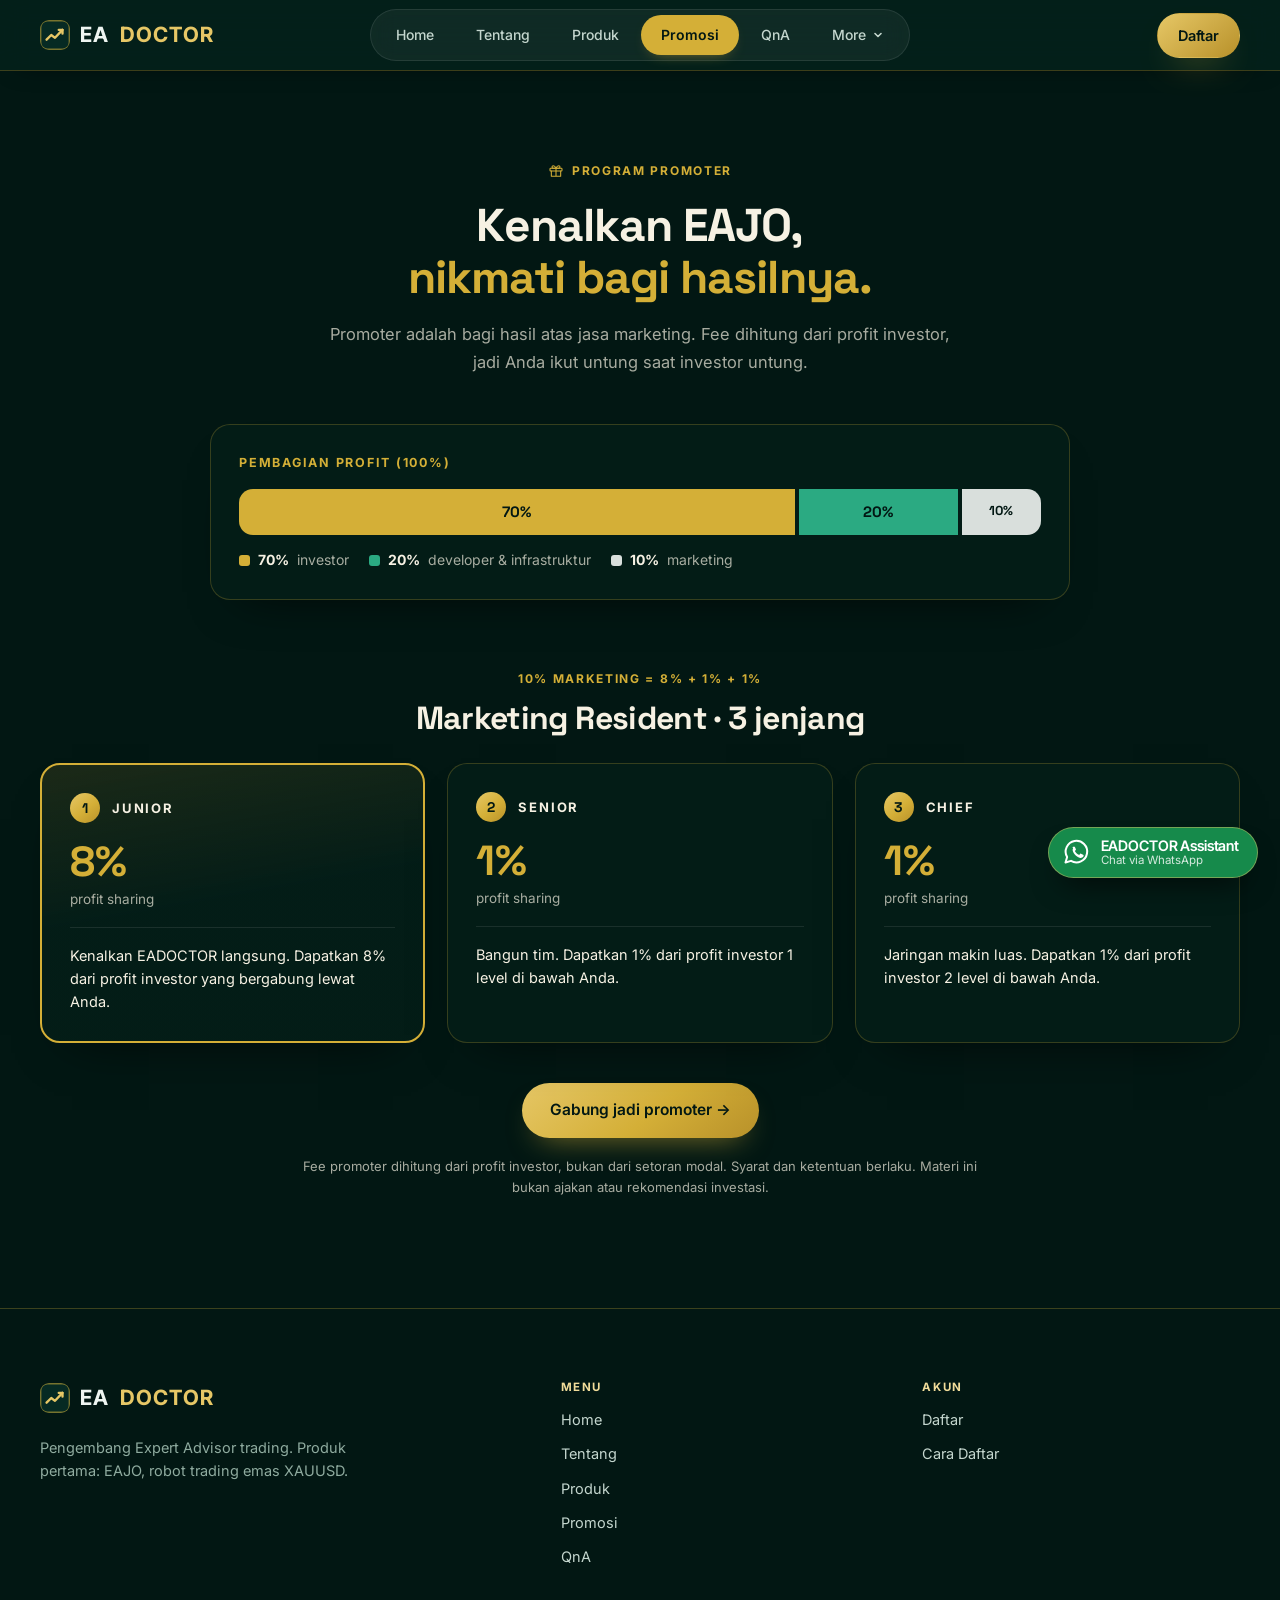
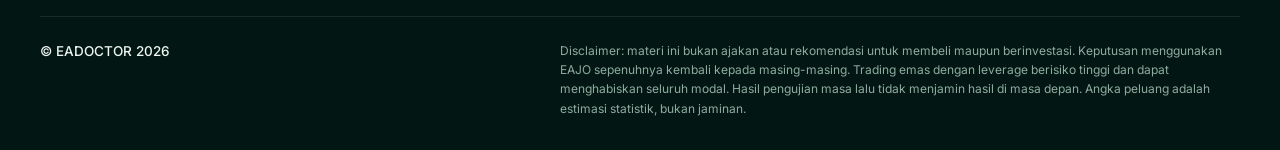
<file: promosi.html>
<!doctype html>
<html lang="id">
  <head>
    <meta charset="utf-8" />
    <meta name="viewport" content="width=device-width, initial-scale=1, viewport-fit=cover" />
    <title>Program Promoter — EADOCTOR</title>
    <meta name="description" content="Program Promoter EAJO: bagi hasil jasa marketing yang dihitung dari profit investor." />
    <meta name="theme-color" content="#04211b" />
    <link rel="icon" href="assets/favicon.svg" type="image/svg+xml" />
    <link rel="preconnect" href="https://fonts.googleapis.com" />
    <link rel="preconnect" href="https://fonts.gstatic.com" crossorigin />
    <link
      rel="stylesheet"
      href="https://fonts.googleapis.com/css2?family=Inter+Tight:wght@500;600;700&family=Space+Grotesk:wght@500;600;700&family=Inter:wght@400;500;600;700&display=swap"
    />
    <link rel="stylesheet" href="assets/css/style.css?v=20261126" />
    <script src="assets/js/main.js?v=20261126" defer></script>
  </head>
  <body>
    <!-- ================= IKON & ROBOT ================= -->
    <svg width="0" height="0" style="position: absolute" aria-hidden="true">
      <symbol id="i-grafik" viewBox="0 0 24 24">
        <path d="M3 3v18h18" /><path d="m7 15 4-4 3 3 6-7" /><path d="M16 7h4v4" />
      </symbol>
      <symbol id="i-perisai" viewBox="0 0 24 24">
        <path d="M12 3 4.5 6v6c0 4.4 3.2 7.9 7.5 9 4.3-1.1 7.5-4.6 7.5-9V6L12 3Z" /><path d="m9 12 2 2 4-4" />
      </symbol>
      <symbol id="i-cpu" viewBox="0 0 24 24">
        <rect x="6" y="6" width="12" height="12" rx="2" /><path d="M9.5 9.5h5v5h-5z" />
        <path d="M9 2v4M15 2v4M9 18v4M15 18v4M2 9h4M2 15h4M18 9h4M18 15h4" />
      </symbol>
      <symbol id="i-jam" viewBox="0 0 24 24">
        <circle cx="12" cy="12" r="9" /><path d="M12 7v5l3 2" />
      </symbol>
      <symbol id="i-cek" viewBox="0 0 24 24">
        <circle cx="12" cy="12" r="9" /><path d="m8 12 3 3 5-6" />
      </symbol>
      <symbol id="i-hadiah" viewBox="0 0 24 24">
        <rect x="3" y="8" width="18" height="4" rx="1" /><path d="M5 12v8h14v-8M12 8v12" />
        <path d="M12 8S10.5 4 8 4a2 2 0 0 0 0 4h4Zm0 0s1.5-4 4-4a2 2 0 0 1 0 4h-4Z" />
      </symbol>
      <symbol id="i-panah" viewBox="0 0 24 24">
        <path d="M5 12h14M13 6l6 6-6 6" />
      </symbol>
      <symbol id="i-wa" viewBox="0 0 24 24">
        <path d="M3.6 20.4 4.9 16A8.6 8.6 0 1 1 8 19.1l-4.4 1.3Z" />
        <path
          d="M9.2 8.3c.3-.6.6-.6.9-.6h.6c.2 0 .4.1.5.4l.7 1.7c.1.3 0 .5-.1.6l-.5.6c-.1.2-.2.3 0 .6.3.6.8 1.2 1.3 1.6.5.5 1.1.8 1.6 1 .3.1.4.1.6-.1l.6-.7c.2-.2.4-.2.6-.1l1.7.8c.2.1.4.2.4.4 0 .3 0 1-.5 1.5-.4.4-1.2.8-2 .7-1-.1-2.4-.6-3.8-1.9-1.4-1.3-2.2-2.8-2.4-3.8-.2-1 .1-1.8.3-2.1Z"
          fill="currentColor"
          stroke="none"
        />
      </symbol>
      <!-- Ikon garis untuk beranda -->
      <symbol id="i-tas" viewBox="0 0 24 24">
        <rect x="3" y="7" width="18" height="13" rx="2" /><path d="M9 7V5a2 2 0 0 1 2-2h2a2 2 0 0 1 2 2v2" /><path d="M3 12.5h18M10.5 12.5v1.5h3v-1.5" />
      </symbol>
      <symbol id="i-rumah" viewBox="0 0 24 24">
        <path d="M3 11 12 4l9 7" /><path d="M5.5 9.5V20h13V9.5" /><path d="M10 20v-5.5h4V20" />
      </symbol>
      <symbol id="i-tunas" viewBox="0 0 24 24">
        <path d="M12 21v-9" /><path d="M12 12c0-4 3-6.5 7.5-6.5 0 4.2-3 6.5-7.5 6.5Z" /><path d="M12 14.5C12 11.3 9.6 9 5 9c0 3.4 2.6 5.5 7 5.5Z" /><path d="M7.5 21h9" />
      </symbol>
      <symbol id="i-koper" viewBox="0 0 24 24">
        <circle cx="9" cy="8" r="3.5" /><path d="M2.5 20c.6-3.6 3.2-5.5 6.5-5.5s5.9 1.9 6.5 5.5" /><path d="M16 4.6a3.5 3.5 0 0 1 0 6.8M18.3 14.9c1.8.8 2.9 2.5 3.2 5.1" />
      </symbol>
      <symbol id="i-orang" viewBox="0 0 24 24">
        <circle cx="12" cy="7.5" r="3.8" /><path d="M4.5 21c.7-4.3 3.6-6.5 7.5-6.5s6.8 2.2 7.5 6.5" />
      </symbol>
      <symbol id="i-awas" viewBox="0 0 24 24">
        <path d="M12 3.5 2.5 20h19L12 3.5Z" /><path d="M12 10v4.5" /><path d="M12 17.3v.2" />
      </symbol>
      <!-- Robot 3D EAJO (dari index2) -->
      <defs>
        <radialGradient id="shell" cx="0.35" cy="0.3" r="0.8"><stop offset="0" stop-color="#FFFFFF"/><stop offset="0.55" stop-color="#E4EAE7"/><stop offset="1" stop-color="#8FA39C"/></radialGradient>
        <linearGradient id="visor" x1="0" y1="0" x2="0" y2="1"><stop offset="0" stop-color="#0A1E18"/><stop offset="1" stop-color="#134235"/></linearGradient>
        <radialGradient id="eye" cx="0.5" cy="0.45" r="0.6"><stop offset="0" stop-color="#FFFBE6"/><stop offset="0.5" stop-color="#F5D57A"/><stop offset="1" stop-color="#D4AF37"/></radialGradient>
        <linearGradient id="joint" x1="0" y1="0" x2="1" y2="1"><stop offset="0" stop-color="#4A5A55"/><stop offset="1" stop-color="#1A2421"/></linearGradient>
        <radialGradient id="goldBall" cx="0.35" cy="0.3" r="0.75"><stop offset="0" stop-color="#FFF4C4"/><stop offset="0.5" stop-color="#E9C46A"/><stop offset="1" stop-color="#9A6B16"/></radialGradient>
        <linearGradient id="goldTop" x1="0" y1="0" x2="1" y2="1"><stop offset="0" stop-color="#FFF4C4"/><stop offset="0.5" stop-color="#F0CF73"/><stop offset="1" stop-color="#C99A35"/></linearGradient>
        <linearGradient id="goldFront" x1="0" y1="0" x2="0" y2="1"><stop offset="0" stop-color="#E9C46A"/><stop offset="0.55" stop-color="#C08A2C"/><stop offset="1" stop-color="#7A5410"/></linearGradient>
        <linearGradient id="goldSide" x1="0" y1="0" x2="1" y2="0"><stop offset="0" stop-color="#A9771F"/><stop offset="1" stop-color="#6A470C"/></linearGradient>
        <filter id="glowF" x="-50%" y="-50%" width="200%" height="200%"><feGaussianBlur stdDeviation="4" result="b"/><feMerge><feMergeNode in="b"/><feMergeNode in="SourceGraphic"/></feMerge></filter>
        <filter id="soft" x="-30%" y="-100%" width="160%" height="300%"><feGaussianBlur stdDeviation="8"/></filter>
        <symbol id="robot" viewBox="0 0 420 460">
          <ellipse cx="210" cy="440" rx="140" ry="14" fill="#000" fill-opacity="0.35" filter="url(#soft)"/>
          <rect x="204" y="34" width="12" height="40" rx="6" fill="url(#joint)"/>
          <circle cx="210" cy="28" r="17" fill="url(#goldBall)"/>
          <circle cx="204" cy="22" r="5" fill="#FFF" fill-opacity="0.7"/>
          <circle cx="100" cy="150" r="27" fill="url(#goldBall)"/><circle cx="100" cy="150" r="12" fill="url(#joint)"/>
          <circle cx="320" cy="150" r="27" fill="url(#goldBall)"/><circle cx="320" cy="150" r="12" fill="url(#joint)"/>
          <rect x="105" y="70" width="210" height="160" rx="64" fill="url(#shell)"/>
          <ellipse cx="160" cy="92" rx="40" ry="12" fill="#FFF" fill-opacity="0.6" filter="url(#soft)"/>
          <rect x="132" y="102" width="156" height="94" rx="40" fill="url(#visor)"/>
          <rect x="155" y="129" width="34" height="40" rx="15" fill="url(#eye)" filter="url(#glowF)"/>
          <rect x="231" y="129" width="34" height="40" rx="15" fill="url(#eye)" filter="url(#glowF)"/>
          <path d="M190 180 Q210 191 230 180" fill="none" stroke="#F5D57A" stroke-width="5" stroke-linecap="round"/>
          <path d="M146 114 Q205 101 272 112 L270 122 Q205 113 148 126 Z" fill="#FFF" fill-opacity="0.18"/>
          <rect x="185" y="226" width="50" height="28" rx="8" fill="url(#joint)"/>
          <path d="M128 285 C 78 300, 82 360, 136 376" fill="none" stroke="url(#joint)" stroke-width="26" stroke-linecap="round"/>
          <path d="M292 285 C 342 300, 338 360, 284 376" fill="none" stroke="url(#joint)" stroke-width="26" stroke-linecap="round"/>
          <rect x="120" y="246" width="180" height="156" rx="60" fill="url(#shell)"/>
          <ellipse cx="170" cy="268" rx="32" ry="10" fill="#FFF" fill-opacity="0.55" filter="url(#soft)"/>
          <circle cx="210" cy="296" r="26" fill="url(#goldBall)" stroke="#FFF4C4" stroke-width="2"/>
          <polyline points="196,306 205,297 212,302 224,288" fill="none" stroke="#5A3D0A" stroke-width="4" stroke-linecap="round" stroke-linejoin="round"/>
          <polygon points="152,330 268,330 286,352 134,352" fill="url(#goldTop)"/>
          <polygon points="134,352 286,352 300,400 120,400" fill="url(#goldFront)"/>
          <polygon points="268,330 286,352 300,400 292,376" fill="url(#goldSide)"/>
          <text x="210" y="346" text-anchor="middle" font-family="Arial, sans-serif" font-size="15" font-weight="700" fill="#8A5F10">Au</text>
          <text x="210" y="384" text-anchor="middle" font-family="Arial, sans-serif" font-size="22" font-weight="700" fill="#5A3D0A">999.9</text>
          <path d="M150 356 L280 356" stroke="#FFF4C4" stroke-opacity="0.6" stroke-width="2"/>
          <circle cx="130" cy="372" r="22" fill="url(#shell)"/>
          <circle cx="290" cy="372" r="22" fill="url(#shell)"/>
          <ellipse cx="210" cy="414" rx="46" ry="9" fill="url(#joint)"/>
          <path d="M322 300 L326 314 L340 318 L326 322 L322 336 L318 322 L304 318 L318 314 Z" fill="#FFF4C4"/>
          <path d="M102 318 L104.5 326 L112 328.5 L104.5 331 L102 339 L99.5 331 L92 328.5 L99.5 326 Z" fill="#FFF4C4"/>
        </symbol>
      </defs>
    </svg>

    <a class="lewati" href="#utama">Lewati ke konten</a>

    <!-- ================= NAVIGASI ================= -->
    <header class="nav" data-nav data-nav-tetap>
      <div class="wadah nav__isi">
        <a class="merek" href="index.html" aria-label="EADOCTOR, ke beranda">
          <img src="assets/favicon.svg" alt="" width="30" height="30" />EA<span>DOCTOR</span>
        </a>
        <nav class="nav__pil" id="nav-tautan" data-nav-tautan aria-label="Navigasi utama">
          <a href="index.html">Home</a>
          <a href="tentang.html">Tentang</a>
          <a href="produk.html">Produk</a>
          <a href="promosi.html">Promosi</a>
          <a href="index.html#faq">QnA</a>
          <div class="nav__lagi" data-nav-lagi>
            <button class="nav__lagi-tombol" type="button" data-nav-lagi-tombol aria-expanded="false" aria-controls="nav-lagi-menu">
              More<svg class="nav__lagi-panah" viewBox="0 0 12 12" aria-hidden="true"><path d="M3 4.5 6 7.5 9 4.5" /></svg>
            </button>
            <div class="nav__lagi-menu" id="nav-lagi-menu">
              <a href="tonton-akun-real.html">Tonton Akun Real</a>
              <a href="cara-daftar.html">Cara Daftar</a>
              <a href="download-dokumen.html">Download Dokumen</a>
              <a href="https://h5.vantagemarketapp.com/h5/thirdparty/support/register?agentAccount=MzYwMTUwOTc=&invitecode=kVxIS4rZ" target="_blank" rel="noopener">Download Apps MT5</a>
            </div>
          </div>
          <a class="nav__seluler" href="https://vigco.co/la-s1com-inv/id/kVxIS4rZ" target="_blank" rel="noopener">Daftar</a>
        </nav>
        <div class="nav__aksi">
          <a class="tombol tombol--emas tombol--kecil" href="https://vigco.co/la-s1com-inv/id/kVxIS4rZ" target="_blank" rel="noopener">Daftar</a>
          <button
            class="nav__tombol"
            type="button"
            data-nav-tombol
            aria-controls="nav-tautan"
            aria-expanded="false"
            aria-label="Buka menu"
          >
            <span class="nav__garis"></span><span class="nav__garis"></span>
          </button>
        </div>
      </div>
    </header>

    <main id="utama">
      <section class="ed-bagian hm-atas" id="promosi">
        <div class="wadah">
          <div class="ed-kepala" data-animasi>
            <span class="ed-label"><svg class="ikon"><use href="#i-hadiah" /></svg>Program Promoter</span>
            <h1 class="ed-judul">Kenalkan EAJO, <em>nikmati bagi hasilnya.</em></h1>
            <p class="ed-subjudul">
              Promoter adalah bagi hasil atas jasa marketing. Fee dihitung dari profit investor,
              jadi Anda ikut untung saat investor untung.
            </p>
          </div>

          <div class="ed-kartu ed-pembagian" data-animasi>
            <p class="ed-pembagian__judul">Pembagian profit (100%)</p>
            <div class="ed-pembagian__bar" role="img" aria-label="70% investor, 20% developer dan infrastruktur, 10% marketing">
              <span class="ed-warna-1" style="flex: 70">70%</span>
              <span class="ed-warna-2" style="flex: 20">20%</span>
              <span class="ed-warna-3" style="flex: 10">10%</span>
            </div>
            <ul class="ed-legenda">
              <li><i class="ed-warna-1"></i><strong>70%</strong> investor</li>
              <li><i class="ed-warna-2"></i><strong>20%</strong> developer &amp; infrastruktur</li>
              <li><i class="ed-warna-3"></i><strong>10%</strong> marketing</li>
            </ul>
          </div>

          <div class="ed-subkepala" data-animasi>
            <span class="ed-label">10% Marketing = 8% + 1% + 1%</span>
            <h3>Marketing Resident · 3 jenjang</h3>
          </div>

          <div class="ed-kisi">
            <article class="ed-kartu ed-jenjang ed-kartu--sorot" data-animasi>
              <p class="ed-jenjang__kepala"><span class="ed-jenjang__no">1</span>Junior</p>
              <p class="ed-jenjang__persen">8%</p>
              <p class="ed-jenjang__sub">profit sharing</p>
              <p class="ed-jenjang__teks">
                Kenalkan EADOCTOR langsung. Dapatkan 8% dari profit investor yang bergabung lewat Anda.
              </p>
            </article>
            <article class="ed-kartu ed-jenjang" data-animasi>
              <p class="ed-jenjang__kepala"><span class="ed-jenjang__no">2</span>Senior</p>
              <p class="ed-jenjang__persen">1%</p>
              <p class="ed-jenjang__sub">profit sharing</p>
              <p class="ed-jenjang__teks">
                Bangun tim. Dapatkan 1% dari profit investor 1 level di bawah Anda.
              </p>
            </article>
            <article class="ed-kartu ed-jenjang" data-animasi>
              <p class="ed-jenjang__kepala"><span class="ed-jenjang__no">3</span>Chief</p>
              <p class="ed-jenjang__persen">1%</p>
              <p class="ed-jenjang__sub">profit sharing</p>
              <p class="ed-jenjang__teks">
                Jaringan makin luas. Dapatkan 1% dari profit investor 2 level di bawah Anda.
              </p>
            </article>
          </div>

          <div class="ed-aksi">
            <a class="ed-tombol" href="#" data-wa data-wa-teks="Halo EADOCTOR, saya ingin gabung jadi promoter (Marketing Resident) EAJO" target="_blank" rel="noopener">Gabung jadi promoter &rarr;</a>
          </div>
          <p class="ed-catatan">
            Fee promoter dihitung dari profit investor, bukan dari setoran modal. Syarat dan
            ketentuan berlaku. Materi ini bukan ajakan atau rekomendasi investasi.
          </p>
        </div>
      </section>
    </main>

    <!-- ================= KAKI ================= -->
    <footer class="kaki">
      <div class="wadah">
        <div class="kaki__isi">
          <div class="kaki__merek">
            <a class="merek" href="index.html"
              ><img src="assets/favicon.svg" alt="" width="30" height="30" />EA<span>DOCTOR</span></a
            >
            <p>
              Pengembang Expert Advisor trading. Produk pertama: EAJO, robot trading emas
              XAUUSD.
            </p>
          </div>
          <div class="kaki__kolom">
            <h3>Menu</h3>
            <a href="index.html">Home</a>
            <a href="tentang.html">Tentang</a>
            <a href="produk.html">Produk</a>
            <a href="promosi.html">Promosi</a>
            <a href="index.html#faq">QnA</a>
          </div>
          <div class="kaki__kolom">
            <h3>Akun</h3>
            <a href="https://vigco.co/la-s1com-inv/id/kVxIS4rZ" target="_blank" rel="noopener">Daftar</a>
            <a href="cara-daftar.html">Cara Daftar</a>
          </div>
        </div>
        <div class="kaki__bawah">
          <p class="kaki__hak">© EADOCTOR 2026</p>
          <p class="kaki__kecil">
            Disclaimer: materi ini bukan ajakan atau rekomendasi untuk membeli maupun
            berinvestasi. Keputusan menggunakan EAJO sepenuhnya kembali kepada
            masing-masing. Trading emas dengan leverage berisiko tinggi dan dapat
            menghabiskan seluruh modal. Hasil pengujian masa lalu tidak menjamin hasil di
            masa depan. Angka peluang adalah estimasi statistik, bukan jaminan.
          </p>
        </div>
      </div>
    </footer>

    <!-- ================= WHATSAPP MENGAMBANG ================= -->
    <!-- Nomor diatur di assets/js/main.js (NOMOR_WA) -->
    <div class="agen">
      <p class="agen__pesan" data-wa-pesan role="status" hidden>
        Nomor WhatsApp admin segera tersedia.
      </p>
      <a
        class="wa-mengambang"
        href="#"
        data-wa
        target="_blank"
        rel="noopener"
        aria-label="EADOCTOR Assistant, chat admin via WhatsApp"
      >
        <svg class="ikon" aria-hidden="true"><use href="#i-wa" /></svg>
        <span class="wa-mengambang__teks">
          <strong>EADOCTOR Assistant</strong>
          <small>Chat via WhatsApp</small>
        </span>
      </a>
    </div>
  </body>
</html>
</file>
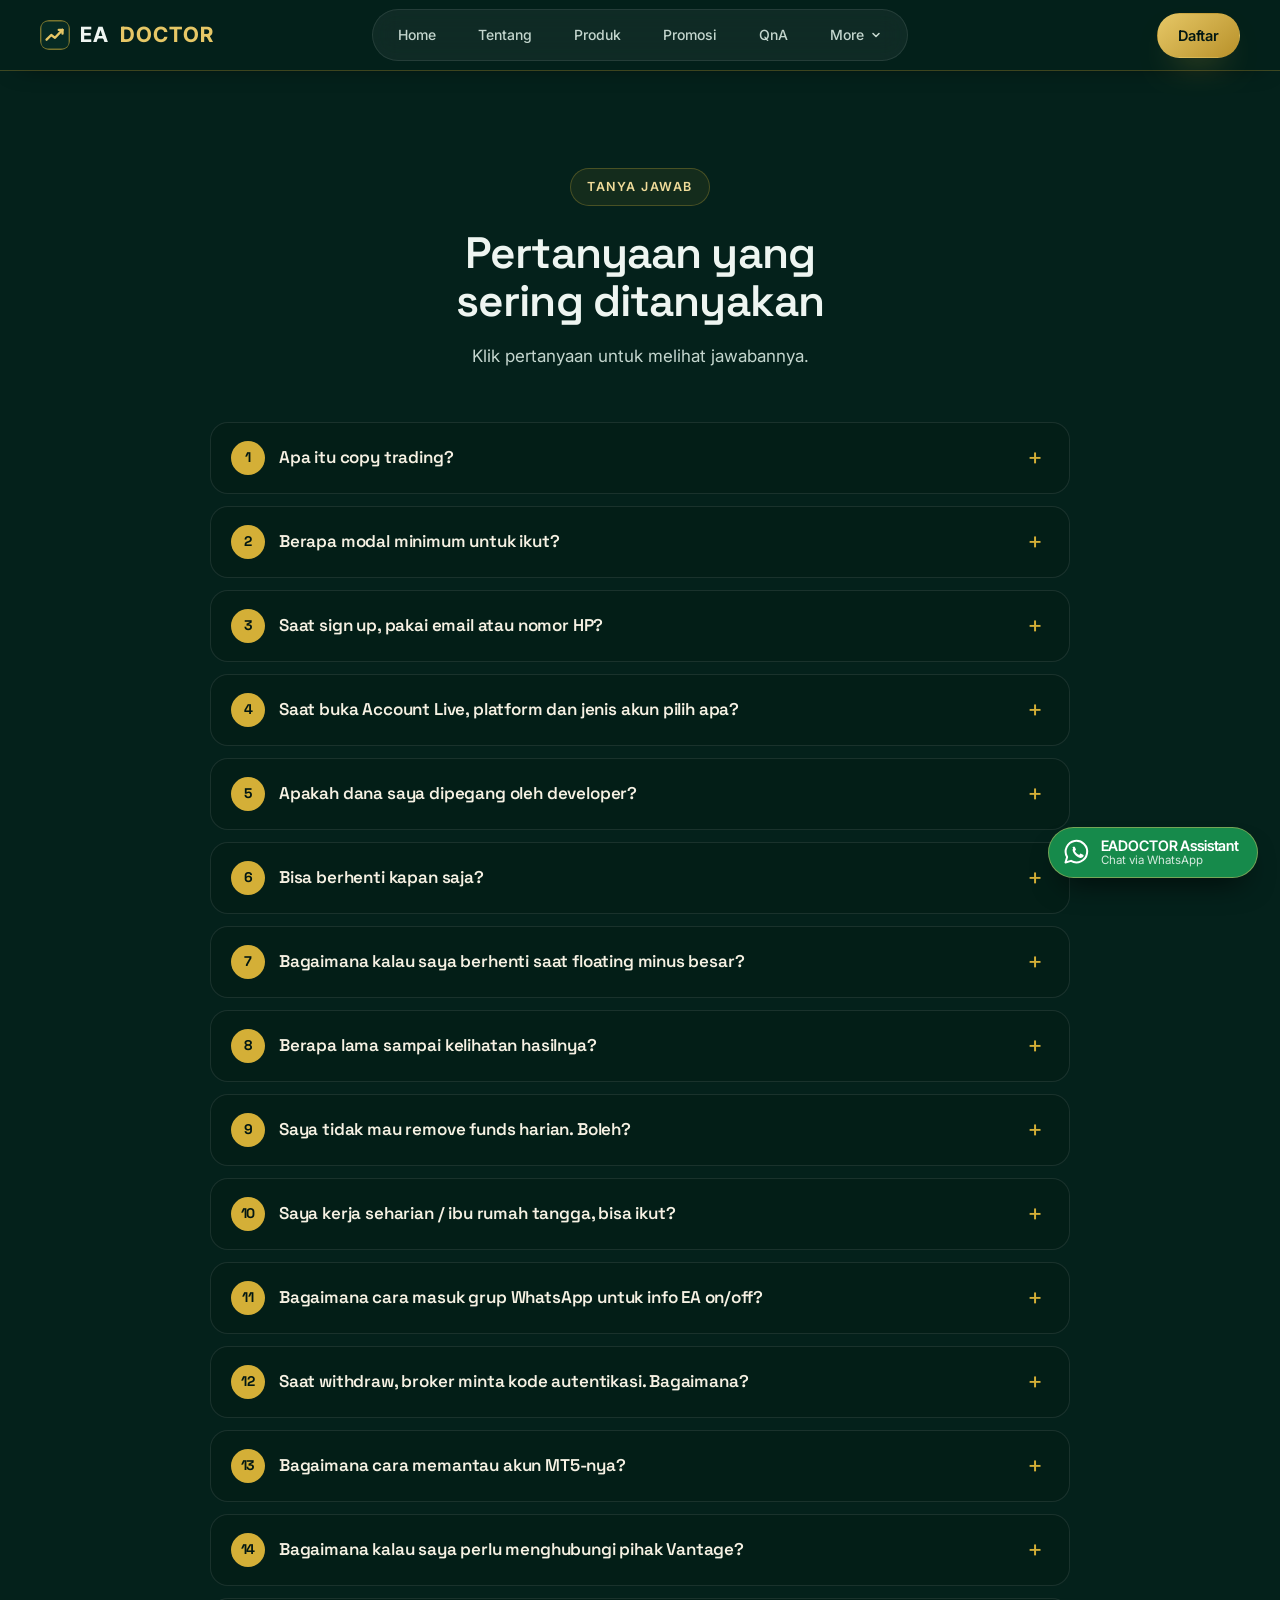
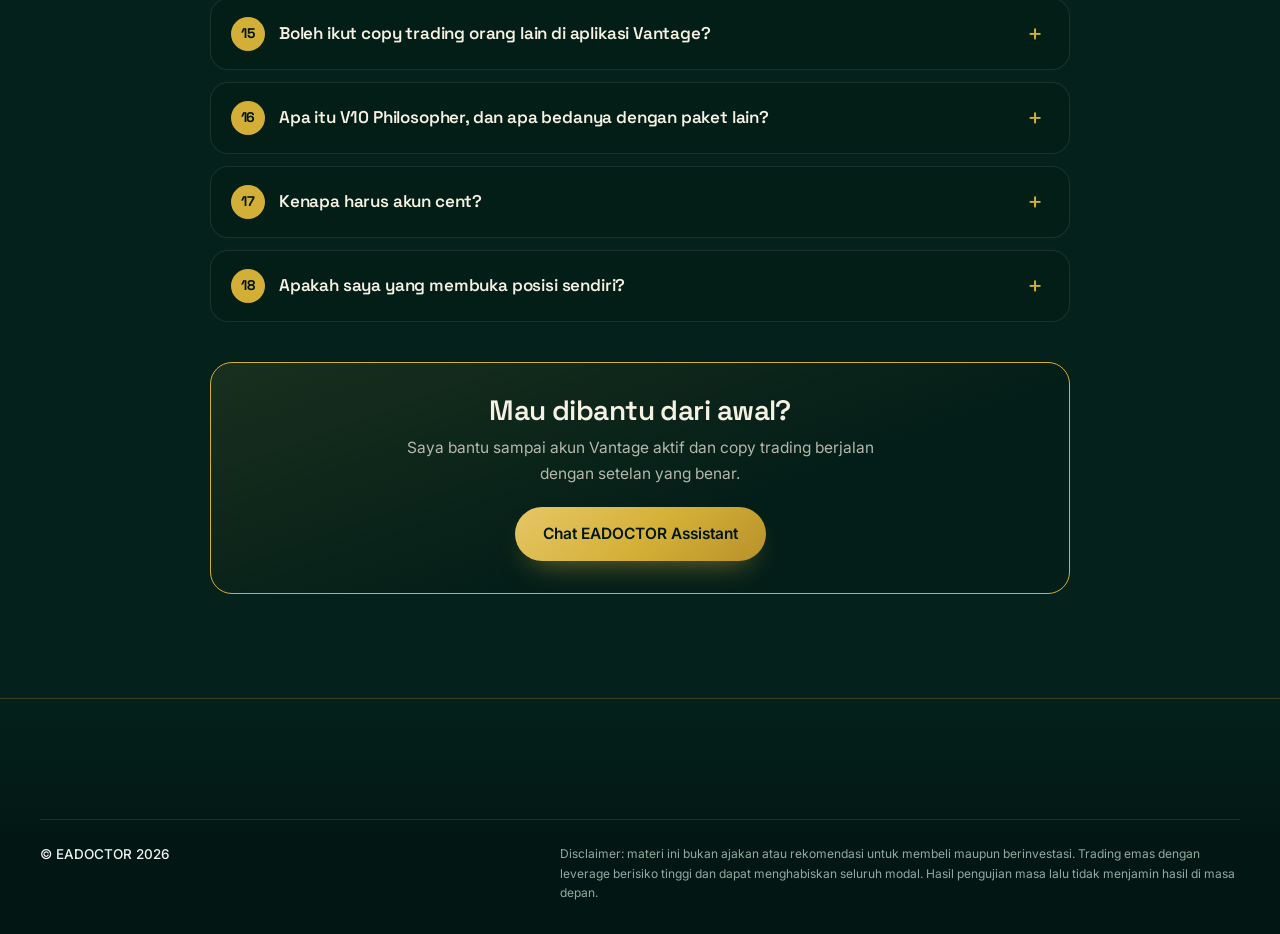
<file: qna.html>
<!doctype html>
<html lang="id">
  <head>
    <meta charset="utf-8" />
    <meta name="viewport" content="width=device-width, initial-scale=1, viewport-fit=cover" />
    <title>QnA — EADOCTOR</title>
    <meta name="theme-color" content="#04211b" />
    <link rel="icon" href="assets/favicon.svg" type="image/svg+xml" />
    <link rel="preconnect" href="https://fonts.googleapis.com" />
    <link rel="preconnect" href="https://fonts.gstatic.com" crossorigin />
    <link
      rel="stylesheet"
      href="https://fonts.googleapis.com/css2?family=Inter+Tight:wght@500;600;700&family=Space+Grotesk:wght@500;600;700&family=Inter:wght@400;500;600;700&display=swap"
    />
    <link rel="stylesheet" href="assets/css/style.css?v=20261126" />
    <script src="assets/js/main.js?v=20261126" defer></script>
  </head>
  <body>
    <svg width="0" height="0" style="position: absolute" aria-hidden="true">
      <symbol id="i-wa" viewBox="0 0 24 24">
        <path d="M3.6 20.4 4.9 16A8.6 8.6 0 1 1 8 19.1l-4.4 1.3Z" />
        <path
          d="M9.2 8.3c.3-.6.6-.6.9-.6h.6c.2 0 .4.1.5.4l.7 1.7c.1.3 0 .5-.1.6l-.5.6c-.1.2-.2.3 0 .6.3.6.8 1.2 1.3 1.6.5.5 1.1.8 1.6 1 .3.1.4.1.6-.1l.6-.7c.2-.2.4-.2.6-.1l1.7.8c.2.1.4.2.4.4 0 .3 0 1-.5 1.5-.4.4-1.2.8-2 .7-1-.1-2.4-.6-3.8-1.9-1.4-1.3-2.2-2.8-2.4-3.8-.2-1 .1-1.8.3-2.1Z"
          fill="currentColor"
          stroke="none"
        />
      </symbol>
    </svg>

    <header class="nav" data-nav data-nav-tetap>
      <div class="wadah nav__isi">
        <a class="merek" href="index.html" aria-label="EADOCTOR, ke beranda">
          <img src="assets/favicon.svg" alt="" width="30" height="30" />EA<span>DOCTOR</span>
        </a>
        <nav class="nav__pil" id="nav-tautan" data-nav-tautan aria-label="Navigasi utama">
          <a href="index.html">Home</a>
          <a href="tentang.html">Tentang</a>
          <a href="produk.html">Produk</a>
          <a href="promosi.html">Promosi</a>
          <a href="index.html#faq">QnA</a>
          <div class="nav__lagi" data-nav-lagi>
            <button class="nav__lagi-tombol" type="button" data-nav-lagi-tombol aria-expanded="false" aria-controls="nav-lagi-menu">
              More<svg class="nav__lagi-panah" viewBox="0 0 12 12" aria-hidden="true"><path d="M3 4.5 6 7.5 9 4.5" /></svg>
            </button>
            <div class="nav__lagi-menu" id="nav-lagi-menu">
              <a href="tonton-akun-real.html">Tonton Akun Real</a>
              <a href="cara-daftar.html">Cara Daftar</a>
              <a href="download-dokumen.html">Download Dokumen</a>
              <a href="https://h5.vantagemarketapp.com/h5/thirdparty/support/register?agentAccount=MzYwMTUwOTc=&invitecode=kVxIS4rZ" target="_blank" rel="noopener">Download Apps MT5</a>
            </div>
          </div>
          <a class="nav__seluler" href="https://vigco.co/la-s1com-inv/id/kVxIS4rZ" target="_blank" rel="noopener">Daftar</a>
        </nav>
        <div class="nav__aksi">
          <a class="tombol tombol--emas tombol--kecil" href="https://vigco.co/la-s1com-inv/id/kVxIS4rZ" target="_blank" rel="noopener">Daftar</a>
          <button
            class="nav__tombol"
            type="button"
            data-nav-tombol
            aria-controls="nav-tautan"
            aria-expanded="false"
            aria-label="Buka menu"
          >
            <span class="nav__garis"></span><span class="nav__garis"></span>
          </button>
        </div>
      </div>
    </header>

    <main class="bagian halaman">
      <div class="wadah">
        <div class="bagian__kepala bagian__kepala--tengah">
          <span class="eyebrow">Tanya Jawab</span>
          <h1 class="bagian__judul">Pertanyaan yang sering ditanyakan</h1>
          <p class="bagian__teks">Klik pertanyaan untuk melihat jawabannya.</p>
        </div>

        <!-- ====== Daftar QnA: salin satu blok <details class="fq-item"> untuk menambah pertanyaan.
             Nomor bulat dibuat otomatis oleh CSS. ====== -->
        <div class="fq" id="faq">
          <details class="fq-item">
            <summary class="fq-tanya">Apa itu copy trading?</summary>
            <div class="fq-jawab">
              <p>
                Ada dua akun: <strong>master</strong> yang mengambil keputusan buka/tutup posisi,
                dan <strong>follower</strong> (akun Anda) yang posisinya disalin otomatis.
              </p>
              <ol class="qna__langkah">
                <li>
                  <h3>Master membuka posisi</h3>
                  <p>Trader master menganalisa lalu entry sesuai sistemnya.</p>
                </li>
                <li>
                  <h3>Sistem menyalin ke akun Anda</h3>
                  <p>Posisi, arah, dan ukuran lot disesuaikan dengan ekuitas akun Anda secara proporsional.</p>
                </li>
                <li>
                  <h3>Profit dibagi</h3>
                  <p>
                    Saat posisi untung, sebagian profit menjadi hak master sebagai kompensasi. Pada
                    sistem ini pembagiannya <strong>30% untuk master, 70% untuk Anda</strong>.
                  </p>
                </li>
                <li>
                  <h3>Dana tetap di akun Anda</h3>
                  <p>Anda yang deposit dan withdraw langsung lewat broker. Master tidak pernah memegang uang Anda.</p>
                </li>
              </ol>
            </div>
          </details>

          <details class="fq-item">
            <summary class="fq-tanya">Berapa modal minimum untuk ikut?</summary>
            <div class="fq-jawab">
              <p>V7 Physician mulai <strong>$100</strong> (10.000 USC), V8 Specialist <strong>$400</strong> (40.000 USC), dan V9 Consultant <strong>$300</strong> (30.000 USC).</p>
            </div>
          </details>

          <details class="fq-item">
            <summary class="fq-tanya">Saat sign up, pakai email atau nomor HP?</summary>
            <div class="fq-jawab">
              <p>
                Pakai email. Nomor HP tetap diminta saat verifikasi akun. Keduanya nanti dipakai,
                karena penarikan dana membutuhkan OTP dari email maupun WhatsApp/nomor HP.
              </p>
            </div>
          </details>

          <details class="fq-item">
            <summary class="fq-tanya">Saat buka Account Live, platform dan jenis akun pilih apa?</summary>
            <div class="fq-jawab">
              <p>Buat dua akun:</p>
              <ul>
                <li>
                  <strong>Akun ke-1:</strong> Platform MT5, jenis akun Swap Free STP Cent. Setelah
                  submit, data akun MT5 dikirim ke email. Abaikan saja kalau tidak ingin trading mandiri.
                </li>
                <li>
                  <strong>Akun ke-2:</strong> buka Account Live lagi. Platform Copy Trading, jenis akun
                  Swap Free STP Cent, nama akun bebas (boleh diganti atau dibiarkan default). Prosesnya 2–5 menit.
                </li>
              </ul>
              <p>Akun ke-2 inilah yang dipakai untuk copy trading.</p>
            </div>
          </details>

          <details class="fq-item">
            <summary class="fq-tanya">Apakah dana saya dipegang oleh developer?</summary>
            <div class="fq-jawab">
              <p>
                Tidak. Dana sepenuhnya ada di akun broker Vantage atas nama Anda sendiri. Developer
                EADOCTOR hanya membagikan sistem; deposit dan withdraw Anda lakukan sendiri.
              </p>
            </div>
          </details>

          <details class="fq-item">
            <summary class="fq-tanya">Bisa berhenti kapan saja?</summary>
            <div class="fq-jawab">
              <p>Bisa, dengan dua cara yang hasilnya berbeda:</p>
              <ul>
                <li>
                  <strong>Pause:</strong> posisi yang sedang terbuka tidak ikut tertutup. Anda bisa
                  menutupnya sendiri dari akun masing-masing. Setelah pause, tidak ada posisi baru yang dibuka.
                </li>
                <li><strong>Stop copy:</strong> semua posisi langsung tertutup otomatis.</li>
              </ul>
            </div>
          </details>

          <details class="fq-item">
            <summary class="fq-tanya">Bagaimana kalau saya berhenti saat floating minus besar?</summary>
            <div class="fq-jawab">
              <p>Tidak disarankan, tetapi keputusannya ada di tangan Anda. Konsekuensinya:</p>
              <ul>
                <li>
                  <strong>Stop copy saat floating:</strong> minus yang tadinya mengambang menjadi
                  kerugian nyata, dan modal Anda berkurang sebesar minus tersebut.
                </li>
                <li>
                  <strong>Dibiarkan:</strong> ada dua kemungkinan, harga berbalik sehingga posisi
                  pulih, atau terkena margin call. Tidak ada yang bisa menjamin mana yang akan terjadi.
                </li>
              </ul>
              <p>Artinya, berhenti di tengah tidak menghilangkan risiko, hanya mengubahnya menjadi kerugian yang pasti.</p>
            </div>
          </details>

          <details class="fq-item">
            <summary class="fq-tanya">Berapa lama sampai kelihatan hasilnya?</summary>
            <div class="fq-jawab">
              <p>
                Tidak ada patokan waktu yang pasti. Hasil bergantung pada kondisi market dan strategi
                master. Yang pasti, profit tidak dijamin dan kerugian juga mungkin terjadi. Namun, Anda
                bisa melihat bahwa EA ini sudah melalui <strong>1.440+ kali percobaan</strong>.
              </p>
            </div>
          </details>

          <details class="fq-item">
            <summary class="fq-tanya">Saya tidak mau remove funds harian. Boleh?</summary>
            <div class="fq-jawab">
              <p>Boleh, keputusannya kembali ke masing-masing.</p>
            </div>
          </details>

          <details class="fq-item">
            <summary class="fq-tanya">Saya kerja seharian / ibu rumah tangga, bisa ikut?</summary>
            <div class="fq-jawab">
              <p>
                Bisa. Yang trading adalah akun master; Anda cukup menyalin. Tidak perlu dipantau setiap
                saat. Cek setiap minggu saja kalau ingin remove funds atau melihat pertumbuhan akun.
                Justru itu tujuan copy trading: Anda tidak perlu trading sendiri.
              </p>
            </div>
          </details>

          <details class="fq-item">
            <summary class="fq-tanya">Bagaimana cara masuk grup WhatsApp untuk info EA on/off?</summary>
            <div class="fq-jawab">
              <p>Klik tombol WhatsApp berikut, lalu chat EADOCTOR Assistant untuk minta diundang ke grup.</p>
              <a class="tombol tombol--garis tombol--kecil fq-tombol" href="https://wa.me/62887437171917?text=Assalaamu%27alaikum%2C%20saya%20mau%20minta%20diundang%20ke%20grup%20WhatsApp%20copy%20trading." target="_blank" rel="noopener">Minta undangan grup</a>
            </div>
          </details>

          <details class="fq-item">
            <summary class="fq-tanya">Saat withdraw, broker minta kode autentikasi. Bagaimana?</summary>
            <div class="fq-jawab">
              <p>
                Di bagian Profile, lakukan autentikasi sampai statusnya verified. Lalu instal
                <a class="fq-tautan" href="https://play.google.com/store/apps/details?id=com.google.android.apps.authenticator2" target="_blank" rel="noopener">Google Authenticator</a>
                dan login memakai akun Gmail yang sama dengan akun Vantage Anda.
              </p>
            </div>
          </details>

          <details class="fq-item">
            <summary class="fq-tanya">Bagaimana cara memantau akun MT5-nya?</summary>
            <div class="fq-jawab">
              <p>
                Gunakan akun Nonton di halaman
                <a class="fq-tautan" href="tonton-akun-real.html" target="_blank" rel="noopener">Tonton Akun Real</a>.
                Nomornya berbeda per strategi, tetapi password dan servernya sama.
              </p>
            </div>
          </details>

          <details class="fq-item">
            <summary class="fq-tanya">Bagaimana kalau saya perlu menghubungi pihak Vantage?</summary>
            <div class="fq-jawab">
              <p>Bisa lewat CS di aplikasi, atau WhatsApp ke sales Vantage:</p>
              <ul class="fq-telepon">
                <li><span>+62 812-9179-9109</span><button type="button" class="fq-salin" data-salin="+6281291799109">Copy</button></li>
              </ul>
              <p>Kalau beberapa jam belum dibalas, kirim ulang pesan Anda (ini saran dari sales-nya).</p>
            </div>
          </details>

          <details class="fq-item">
            <summary class="fq-tanya">Boleh ikut copy trading orang lain di aplikasi Vantage?</summary>
            <div class="fq-jawab">
              <p>
                Boleh, tetapi pastikan Anda siap dengan risikonya dan sebisa mungkin pantau dulu
                performanya jauh hari sebelum memutuskan. Untuk EAJO, aktivitas tradingnya bisa Anda
                pantau sendiri lewat akun nonton.
              </p>
            </div>
          </details>

          <details class="fq-item">
            <summary class="fq-tanya">Apa itu V10 Philosopher, dan apa bedanya dengan paket lain?</summary>
            <div class="fq-jawab">
              <p>To Be Announced.</p>
            </div>
          </details>

          <details class="fq-item">
            <summary class="fq-tanya">Kenapa harus akun cent?</summary>
            <div class="fq-jawab">
              <p>
                Karena 1 dolar di akun cent setara 0,01 dolar di akun standar. Dengan begitu posisi bisa
                dibuka dengan ukuran yang proporsional untuk modal kecil. Di akun standar, ukuran
                terkecil pun sudah terlalu besar untuk modal sekecil ini.
              </p>
            </div>
          </details>

          <details class="fq-item">
            <summary class="fq-tanya">Apakah saya yang membuka posisi sendiri?</summary>
            <div class="fq-jawab">
              <p>
                Tidak. Semua posisi dibuka otomatis oleh EA (Expert Advisor) yang berjalan di
                MetaTrader 5, memakai timeframe 1 menit dan hanya entry saat candle ditutup. Anda tidak
                perlu dan tidak disarankan entry manual.
              </p>
            </div>
          </details>

          <div class="fq-ajakan">
            <h2>Mau dibantu dari awal?</h2>
            <p>Saya bantu sampai akun Vantage aktif dan copy trading berjalan dengan setelan yang benar.</p>
            <a class="ed-tombol fq-ajakan__tombol" href="https://wa.me/62887437171917" target="_blank" rel="noopener">Chat EADOCTOR Assistant</a>
          </div>
        </div>
      </div>
    </main>

    <footer class="kaki">
      <div class="wadah">
        <div class="kaki__bawah">
          <p class="kaki__hak">© EADOCTOR 2026</p>
          <p class="kaki__kecil">
            Disclaimer: materi ini bukan ajakan atau rekomendasi untuk membeli maupun
            berinvestasi. Trading emas dengan leverage berisiko tinggi dan dapat
            menghabiskan seluruh modal. Hasil pengujian masa lalu tidak menjamin hasil di
            masa depan.
          </p>
        </div>
      </div>
    </footer>
    <div class="agen">
      <p class="agen__pesan" data-wa-pesan role="status" hidden>
        Nomor WhatsApp admin segera tersedia.
      </p>
      <a
        class="wa-mengambang"
        href="#"
        data-wa
        target="_blank"
        rel="noopener"
        aria-label="EADOCTOR Assistant, chat admin via WhatsApp"
      >
        <svg class="ikon" aria-hidden="true"><use href="#i-wa" /></svg>
        <span class="wa-mengambang__teks">
          <strong>EADOCTOR Assistant</strong>
          <small>Chat via WhatsApp</small>
        </span>
      </a>
    </div>
  </body>
</html>
</file>
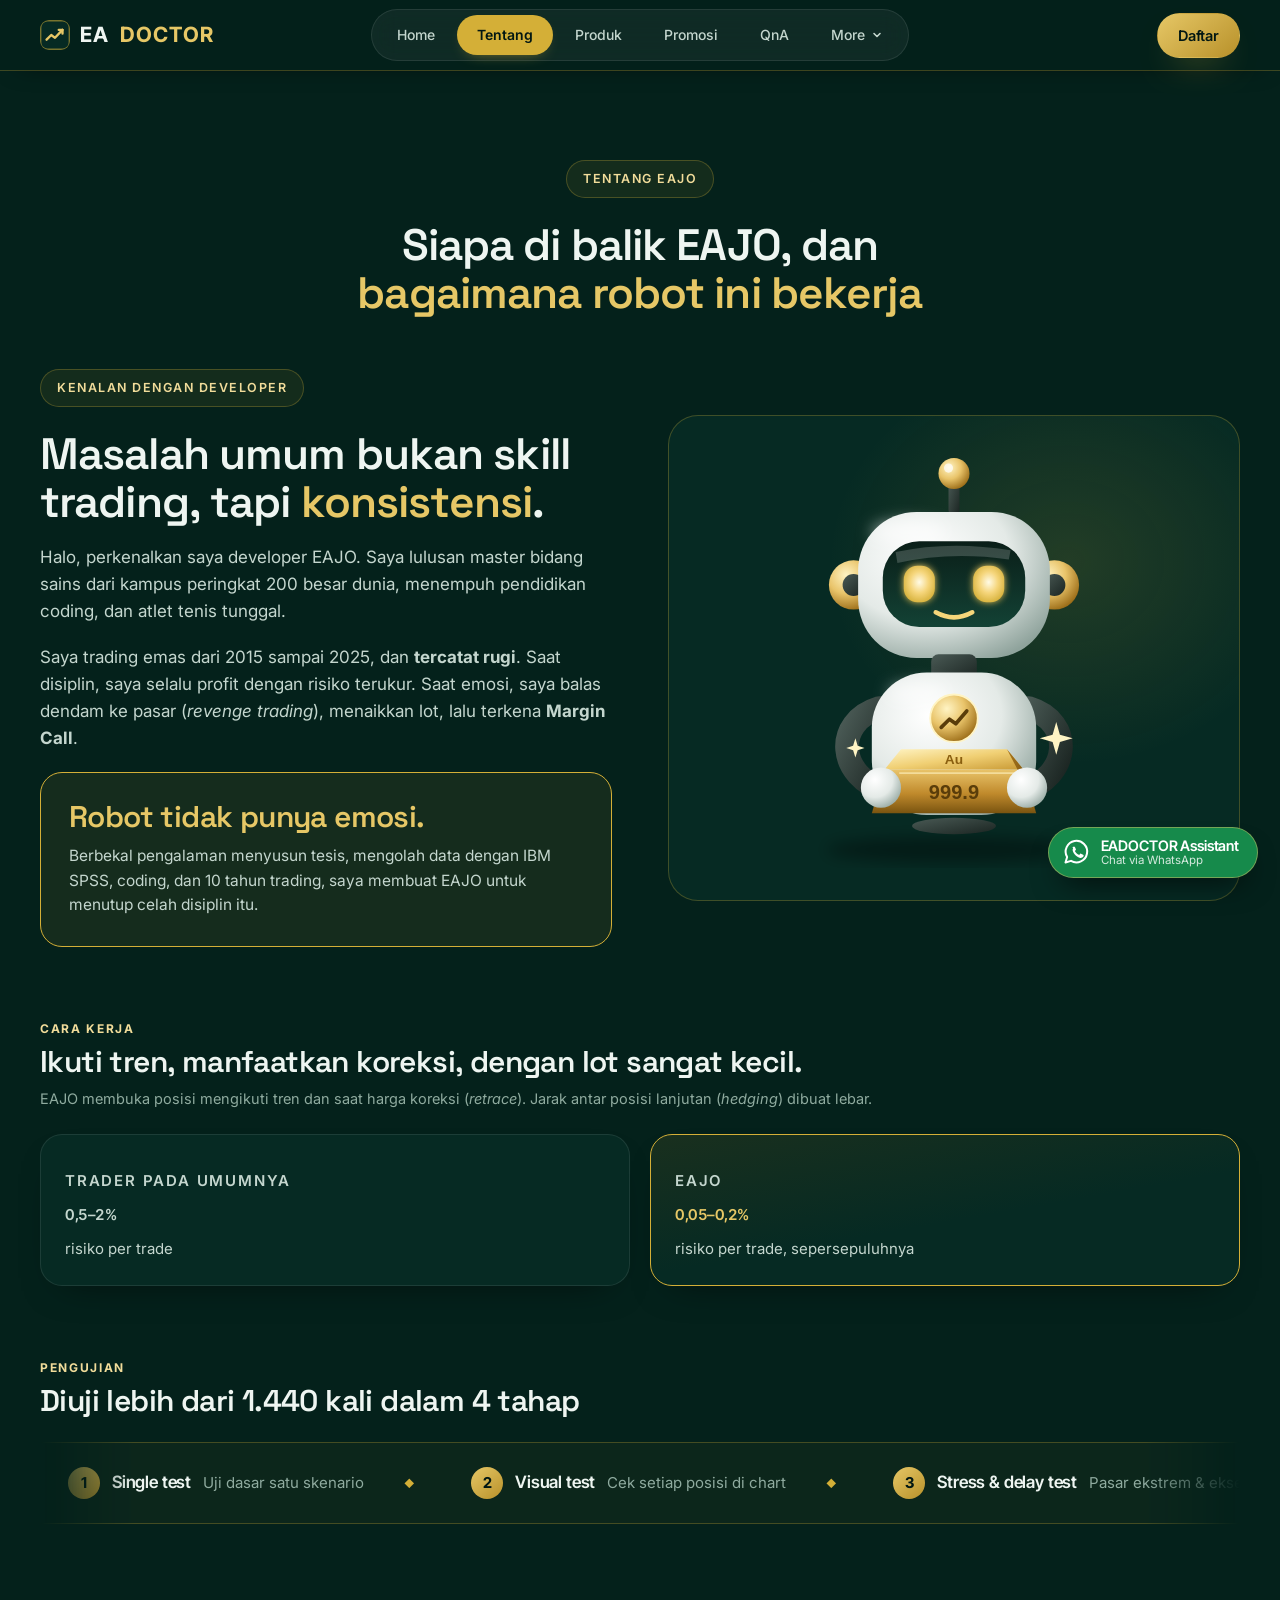
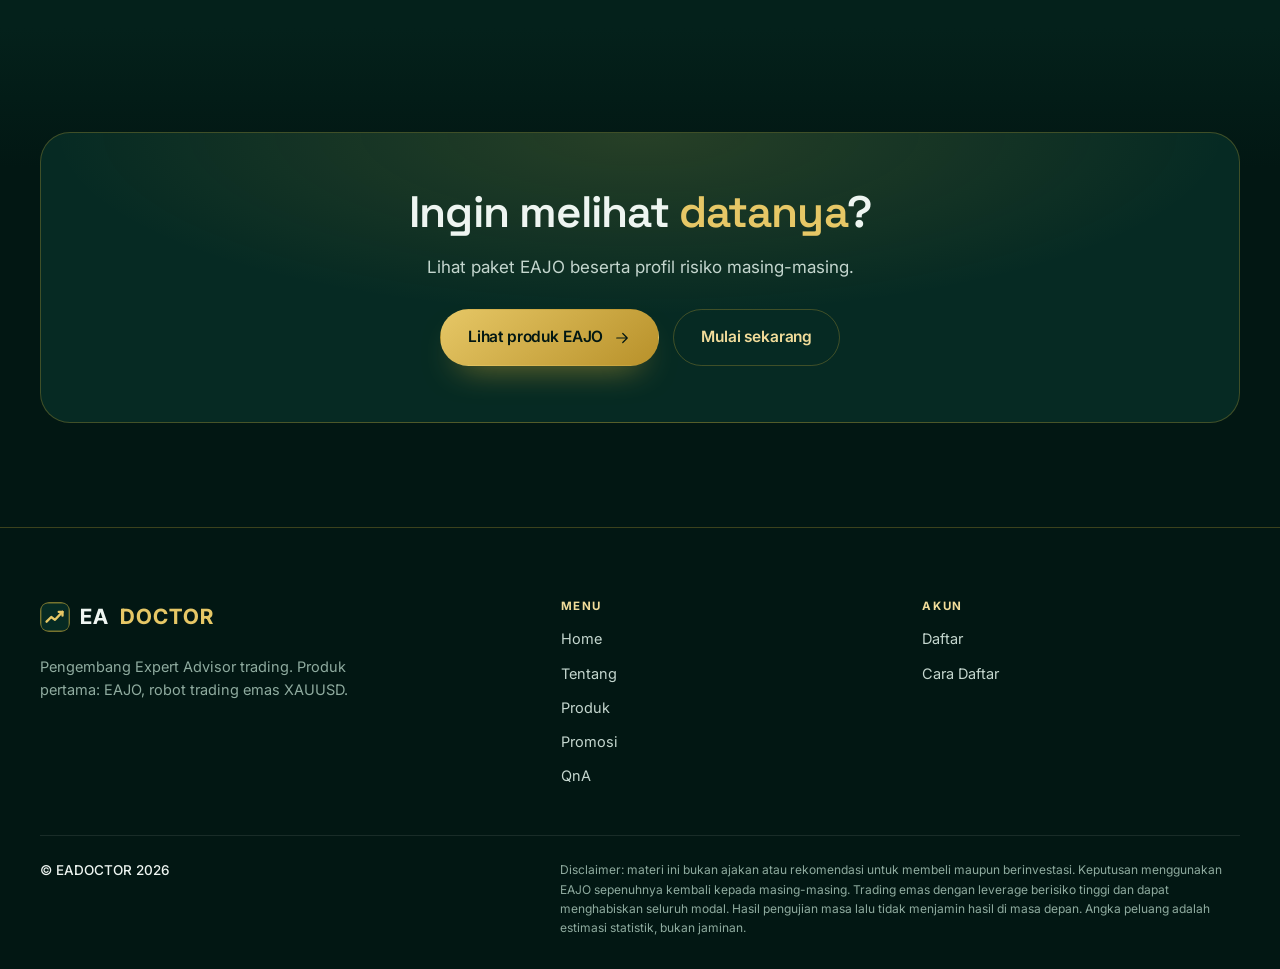
<file: tentang.html>
<!doctype html>
<html lang="id">
  <head>
    <meta charset="utf-8" />
    <meta name="viewport" content="width=device-width, initial-scale=1, viewport-fit=cover" />
    <title>Tentang EAJO — EADOCTOR</title>
    <meta name="description" content="Kenalan dengan developer EAJO, cara kerja robot, dan tahap pengujiannya." />
    <meta name="theme-color" content="#04211b" />
    <link rel="icon" href="assets/favicon.svg" type="image/svg+xml" />
    <link rel="preconnect" href="https://fonts.googleapis.com" />
    <link rel="preconnect" href="https://fonts.gstatic.com" crossorigin />
    <link
      rel="stylesheet"
      href="https://fonts.googleapis.com/css2?family=Inter+Tight:wght@500;600;700&family=Space+Grotesk:wght@500;600;700&family=Inter:wght@400;500;600;700&display=swap"
    />
    <link rel="stylesheet" href="assets/css/style.css?v=20261126" />
    <script src="assets/js/main.js?v=20261126" defer></script>
  </head>
  <body>
    <!-- ================= IKON & ROBOT ================= -->
    <svg width="0" height="0" style="position: absolute" aria-hidden="true">
      <symbol id="i-grafik" viewBox="0 0 24 24">
        <path d="M3 3v18h18" /><path d="m7 15 4-4 3 3 6-7" /><path d="M16 7h4v4" />
      </symbol>
      <symbol id="i-perisai" viewBox="0 0 24 24">
        <path d="M12 3 4.5 6v6c0 4.4 3.2 7.9 7.5 9 4.3-1.1 7.5-4.6 7.5-9V6L12 3Z" /><path d="m9 12 2 2 4-4" />
      </symbol>
      <symbol id="i-cpu" viewBox="0 0 24 24">
        <rect x="6" y="6" width="12" height="12" rx="2" /><path d="M9.5 9.5h5v5h-5z" />
        <path d="M9 2v4M15 2v4M9 18v4M15 18v4M2 9h4M2 15h4M18 9h4M18 15h4" />
      </symbol>
      <symbol id="i-jam" viewBox="0 0 24 24">
        <circle cx="12" cy="12" r="9" /><path d="M12 7v5l3 2" />
      </symbol>
      <symbol id="i-cek" viewBox="0 0 24 24">
        <circle cx="12" cy="12" r="9" /><path d="m8 12 3 3 5-6" />
      </symbol>
      <symbol id="i-hadiah" viewBox="0 0 24 24">
        <rect x="3" y="8" width="18" height="4" rx="1" /><path d="M5 12v8h14v-8M12 8v12" />
        <path d="M12 8S10.5 4 8 4a2 2 0 0 0 0 4h4Zm0 0s1.5-4 4-4a2 2 0 0 1 0 4h-4Z" />
      </symbol>
      <symbol id="i-panah" viewBox="0 0 24 24">
        <path d="M5 12h14M13 6l6 6-6 6" />
      </symbol>
      <symbol id="i-wa" viewBox="0 0 24 24">
        <path d="M3.6 20.4 4.9 16A8.6 8.6 0 1 1 8 19.1l-4.4 1.3Z" />
        <path
          d="M9.2 8.3c.3-.6.6-.6.9-.6h.6c.2 0 .4.1.5.4l.7 1.7c.1.3 0 .5-.1.6l-.5.6c-.1.2-.2.3 0 .6.3.6.8 1.2 1.3 1.6.5.5 1.1.8 1.6 1 .3.1.4.1.6-.1l.6-.7c.2-.2.4-.2.6-.1l1.7.8c.2.1.4.2.4.4 0 .3 0 1-.5 1.5-.4.4-1.2.8-2 .7-1-.1-2.4-.6-3.8-1.9-1.4-1.3-2.2-2.8-2.4-3.8-.2-1 .1-1.8.3-2.1Z"
          fill="currentColor"
          stroke="none"
        />
      </symbol>
      <!-- Ikon garis untuk beranda -->
      <symbol id="i-tas" viewBox="0 0 24 24">
        <rect x="3" y="7" width="18" height="13" rx="2" /><path d="M9 7V5a2 2 0 0 1 2-2h2a2 2 0 0 1 2 2v2" /><path d="M3 12.5h18M10.5 12.5v1.5h3v-1.5" />
      </symbol>
      <symbol id="i-rumah" viewBox="0 0 24 24">
        <path d="M3 11 12 4l9 7" /><path d="M5.5 9.5V20h13V9.5" /><path d="M10 20v-5.5h4V20" />
      </symbol>
      <symbol id="i-tunas" viewBox="0 0 24 24">
        <path d="M12 21v-9" /><path d="M12 12c0-4 3-6.5 7.5-6.5 0 4.2-3 6.5-7.5 6.5Z" /><path d="M12 14.5C12 11.3 9.6 9 5 9c0 3.4 2.6 5.5 7 5.5Z" /><path d="M7.5 21h9" />
      </symbol>
      <symbol id="i-koper" viewBox="0 0 24 24">
        <circle cx="9" cy="8" r="3.5" /><path d="M2.5 20c.6-3.6 3.2-5.5 6.5-5.5s5.9 1.9 6.5 5.5" /><path d="M16 4.6a3.5 3.5 0 0 1 0 6.8M18.3 14.9c1.8.8 2.9 2.5 3.2 5.1" />
      </symbol>
      <symbol id="i-orang" viewBox="0 0 24 24">
        <circle cx="12" cy="7.5" r="3.8" /><path d="M4.5 21c.7-4.3 3.6-6.5 7.5-6.5s6.8 2.2 7.5 6.5" />
      </symbol>
      <symbol id="i-awas" viewBox="0 0 24 24">
        <path d="M12 3.5 2.5 20h19L12 3.5Z" /><path d="M12 10v4.5" /><path d="M12 17.3v.2" />
      </symbol>
      <!-- Robot 3D EAJO (dari index2) -->
      <defs>
        <radialGradient id="shell" cx="0.35" cy="0.3" r="0.8"><stop offset="0" stop-color="#FFFFFF"/><stop offset="0.55" stop-color="#E4EAE7"/><stop offset="1" stop-color="#8FA39C"/></radialGradient>
        <linearGradient id="visor" x1="0" y1="0" x2="0" y2="1"><stop offset="0" stop-color="#0A1E18"/><stop offset="1" stop-color="#134235"/></linearGradient>
        <radialGradient id="eye" cx="0.5" cy="0.45" r="0.6"><stop offset="0" stop-color="#FFFBE6"/><stop offset="0.5" stop-color="#F5D57A"/><stop offset="1" stop-color="#D4AF37"/></radialGradient>
        <linearGradient id="joint" x1="0" y1="0" x2="1" y2="1"><stop offset="0" stop-color="#4A5A55"/><stop offset="1" stop-color="#1A2421"/></linearGradient>
        <radialGradient id="goldBall" cx="0.35" cy="0.3" r="0.75"><stop offset="0" stop-color="#FFF4C4"/><stop offset="0.5" stop-color="#E9C46A"/><stop offset="1" stop-color="#9A6B16"/></radialGradient>
        <linearGradient id="goldTop" x1="0" y1="0" x2="1" y2="1"><stop offset="0" stop-color="#FFF4C4"/><stop offset="0.5" stop-color="#F0CF73"/><stop offset="1" stop-color="#C99A35"/></linearGradient>
        <linearGradient id="goldFront" x1="0" y1="0" x2="0" y2="1"><stop offset="0" stop-color="#E9C46A"/><stop offset="0.55" stop-color="#C08A2C"/><stop offset="1" stop-color="#7A5410"/></linearGradient>
        <linearGradient id="goldSide" x1="0" y1="0" x2="1" y2="0"><stop offset="0" stop-color="#A9771F"/><stop offset="1" stop-color="#6A470C"/></linearGradient>
        <filter id="glowF" x="-50%" y="-50%" width="200%" height="200%"><feGaussianBlur stdDeviation="4" result="b"/><feMerge><feMergeNode in="b"/><feMergeNode in="SourceGraphic"/></feMerge></filter>
        <filter id="soft" x="-30%" y="-100%" width="160%" height="300%"><feGaussianBlur stdDeviation="8"/></filter>
        <symbol id="robot" viewBox="0 0 420 460">
          <ellipse cx="210" cy="440" rx="140" ry="14" fill="#000" fill-opacity="0.35" filter="url(#soft)"/>
          <rect x="204" y="34" width="12" height="40" rx="6" fill="url(#joint)"/>
          <circle cx="210" cy="28" r="17" fill="url(#goldBall)"/>
          <circle cx="204" cy="22" r="5" fill="#FFF" fill-opacity="0.7"/>
          <circle cx="100" cy="150" r="27" fill="url(#goldBall)"/><circle cx="100" cy="150" r="12" fill="url(#joint)"/>
          <circle cx="320" cy="150" r="27" fill="url(#goldBall)"/><circle cx="320" cy="150" r="12" fill="url(#joint)"/>
          <rect x="105" y="70" width="210" height="160" rx="64" fill="url(#shell)"/>
          <ellipse cx="160" cy="92" rx="40" ry="12" fill="#FFF" fill-opacity="0.6" filter="url(#soft)"/>
          <rect x="132" y="102" width="156" height="94" rx="40" fill="url(#visor)"/>
          <rect x="155" y="129" width="34" height="40" rx="15" fill="url(#eye)" filter="url(#glowF)"/>
          <rect x="231" y="129" width="34" height="40" rx="15" fill="url(#eye)" filter="url(#glowF)"/>
          <path d="M190 180 Q210 191 230 180" fill="none" stroke="#F5D57A" stroke-width="5" stroke-linecap="round"/>
          <path d="M146 114 Q205 101 272 112 L270 122 Q205 113 148 126 Z" fill="#FFF" fill-opacity="0.18"/>
          <rect x="185" y="226" width="50" height="28" rx="8" fill="url(#joint)"/>
          <path d="M128 285 C 78 300, 82 360, 136 376" fill="none" stroke="url(#joint)" stroke-width="26" stroke-linecap="round"/>
          <path d="M292 285 C 342 300, 338 360, 284 376" fill="none" stroke="url(#joint)" stroke-width="26" stroke-linecap="round"/>
          <rect x="120" y="246" width="180" height="156" rx="60" fill="url(#shell)"/>
          <ellipse cx="170" cy="268" rx="32" ry="10" fill="#FFF" fill-opacity="0.55" filter="url(#soft)"/>
          <circle cx="210" cy="296" r="26" fill="url(#goldBall)" stroke="#FFF4C4" stroke-width="2"/>
          <polyline points="196,306 205,297 212,302 224,288" fill="none" stroke="#5A3D0A" stroke-width="4" stroke-linecap="round" stroke-linejoin="round"/>
          <polygon points="152,330 268,330 286,352 134,352" fill="url(#goldTop)"/>
          <polygon points="134,352 286,352 300,400 120,400" fill="url(#goldFront)"/>
          <polygon points="268,330 286,352 300,400 292,376" fill="url(#goldSide)"/>
          <text x="210" y="346" text-anchor="middle" font-family="Arial, sans-serif" font-size="15" font-weight="700" fill="#8A5F10">Au</text>
          <text x="210" y="384" text-anchor="middle" font-family="Arial, sans-serif" font-size="22" font-weight="700" fill="#5A3D0A">999.9</text>
          <path d="M150 356 L280 356" stroke="#FFF4C4" stroke-opacity="0.6" stroke-width="2"/>
          <circle cx="130" cy="372" r="22" fill="url(#shell)"/>
          <circle cx="290" cy="372" r="22" fill="url(#shell)"/>
          <ellipse cx="210" cy="414" rx="46" ry="9" fill="url(#joint)"/>
          <path d="M322 300 L326 314 L340 318 L326 322 L322 336 L318 322 L304 318 L318 314 Z" fill="#FFF4C4"/>
          <path d="M102 318 L104.5 326 L112 328.5 L104.5 331 L102 339 L99.5 331 L92 328.5 L99.5 326 Z" fill="#FFF4C4"/>
        </symbol>
      </defs>
    </svg>

    <a class="lewati" href="#utama">Lewati ke konten</a>

    <!-- ================= NAVIGASI ================= -->
    <header class="nav" data-nav data-nav-tetap>
      <div class="wadah nav__isi">
        <a class="merek" href="index.html" aria-label="EADOCTOR, ke beranda">
          <img src="assets/favicon.svg" alt="" width="30" height="30" />EA<span>DOCTOR</span>
        </a>
        <nav class="nav__pil" id="nav-tautan" data-nav-tautan aria-label="Navigasi utama">
          <a href="index.html">Home</a>
          <a href="tentang.html">Tentang</a>
          <a href="produk.html">Produk</a>
          <a href="promosi.html">Promosi</a>
          <a href="index.html#faq">QnA</a>
          <div class="nav__lagi" data-nav-lagi>
            <button class="nav__lagi-tombol" type="button" data-nav-lagi-tombol aria-expanded="false" aria-controls="nav-lagi-menu">
              More<svg class="nav__lagi-panah" viewBox="0 0 12 12" aria-hidden="true"><path d="M3 4.5 6 7.5 9 4.5" /></svg>
            </button>
            <div class="nav__lagi-menu" id="nav-lagi-menu">
              <a href="tonton-akun-real.html">Tonton Akun Real</a>
              <a href="cara-daftar.html">Cara Daftar</a>
              <a href="download-dokumen.html">Download Dokumen</a>
              <a href="https://h5.vantagemarketapp.com/h5/thirdparty/support/register?agentAccount=MzYwMTUwOTc=&invitecode=kVxIS4rZ" target="_blank" rel="noopener">Download Apps MT5</a>
            </div>
          </div>
          <a class="nav__seluler" href="https://vigco.co/la-s1com-inv/id/kVxIS4rZ" target="_blank" rel="noopener">Daftar</a>
        </nav>
        <div class="nav__aksi">
          <a class="tombol tombol--emas tombol--kecil" href="https://vigco.co/la-s1com-inv/id/kVxIS4rZ" target="_blank" rel="noopener">Daftar</a>
          <button
            class="nav__tombol"
            type="button"
            data-nav-tombol
            aria-controls="nav-tautan"
            aria-expanded="false"
            aria-label="Buka menu"
          >
            <span class="nav__garis"></span><span class="nav__garis"></span>
          </button>
        </div>
      </div>
    </header>

    <main id="utama">
      <!-- ================= TENTANG: DEVELOPER, CARA KERJA, PENGUJIAN ================= -->
      <section class="bagian hm-atas" id="tentang">
        <div class="wadah">
          <div class="bagian__kepala bagian__kepala--tengah">
            <span class="eyebrow">Tentang EAJO</span>
            <h1 class="bagian__judul">Siapa di balik EAJO, dan <em>bagaimana robot ini bekerja</em></h1>
          </div>
        </div>
        <div class="wadah">
          <div class="tentang" data-animasi>
            <div class="bagian__kepala">
              <span class="eyebrow">Kenalan dengan Developer</span>
              <h2 class="bagian__judul">Masalah umum bukan skill trading, tapi <em>konsistensi</em>.</h2>
              <p class="bagian__teks">
                Halo, perkenalkan saya developer EAJO. Saya lulusan master bidang sains dari
                kampus peringkat 200 besar dunia, menempuh pendidikan coding,
                dan atlet tenis tunggal.
              </p>
              <p class="bagian__teks">
                Saya trading emas dari 2015 sampai 2025, dan <strong>tercatat rugi</strong>.
                Saat disiplin, saya selalu profit dengan risiko terukur. Saat emosi, saya
                balas dendam ke pasar (<i>revenge trading</i>), menaikkan lot, lalu terkena
                <strong>Margin Call</strong>.
              </p>
              <div class="sorotan">
                <h3>Robot tidak punya emosi.</h3>
                <p>
                  Berbekal pengalaman menyusun tesis, mengolah data dengan IBM SPSS, coding,
                  dan 10 tahun trading, saya membuat EAJO untuk menutup celah disiplin itu.
                </p>
              </div>
            </div>
            <div class="bingkai-foto bingkai-foto--robot">
              <svg class="robot" viewBox="0 0 420 460" role="img" aria-label="Robot EAJO memegang emas batangan"><use href="#robot" /></svg>
            </div>
          </div>

          <div class="sub-kepala" data-animasi>
            <span class="label-kecil">Cara Kerja</span>
            <h3>Ikuti tren, manfaatkan koreksi, dengan lot sangat kecil.</h3>
            <p>
              EAJO membuka posisi mengikuti tren dan saat harga koreksi (<i>retrace</i>).
              Jarak antar posisi lanjutan (<i>hedging</i>) dibuat lebar.
            </p>
          </div>
          <div class="kisi kisi--2">
            <div class="kartu metrik" data-animasi>
              <p class="metrik__label">Trader pada umumnya</p>
              <p class="metrik__nilai metrik__nilai--besar">0,5–2%</p>
              <p class="metrik__catatan">risiko per trade</p>
            </div>
            <div class="kartu metrik kartu--sorot" data-animasi>
              <p class="metrik__label">EAJO</p>
              <p class="metrik__nilai metrik__nilai--besar">0,05–0,2%</p>
              <p class="metrik__catatan">risiko per trade, sepersepuluhnya</p>
            </div>
          </div>

          <div class="sub-kepala" data-animasi>
            <span class="label-kecil">Pengujian</span>
            <h3>Diuji lebih dari 1.440 kali dalam 4 tahap</h3>
          </div>
          <!-- Berita berjalan: isi digandakan oleh main.js agar putaran mulus -->
          <div class="berjalan" data-berjalan data-animasi>
            <div class="berjalan__jalur">
              <ul class="berjalan__grup">
                <li class="berjalan__item">
                  <span class="berjalan__nomor">1</span>
                  <strong>Single test</strong><span>Uji dasar satu skenario</span>
                </li>
                <li class="berjalan__item">
                  <span class="berjalan__nomor">2</span>
                  <strong>Visual test</strong><span>Cek setiap posisi di chart</span>
                </li>
                <li class="berjalan__item">
                  <span class="berjalan__nomor">3</span>
                  <strong>Stress &amp; delay test</strong><span>Pasar ekstrem &amp; eksekusi lambat</span>
                </li>
                <li class="berjalan__item">
                  <span class="berjalan__nomor">4</span>
                  <strong>Optimization</strong><span>Mencari pengaturan terbaik</span>
                </li>
              </ul>
            </div>
          </div>
        </div>
      </section>

      <!-- ================= AJAKAN ================= -->
      <section class="bagian bagian--gelap">
        <div class="wadah">
          <div class="ajakan" data-animasi>
            <h2 class="bagian__judul">Ingin melihat <em>datanya</em>?</h2>
            <p class="bagian__teks">Lihat paket EAJO beserta profil risiko masing-masing.</p>
            <div class="hero__aksi">
              <a class="tombol tombol--emas" href="produk.html">Lihat produk EAJO<svg class="ikon"><use href="#i-panah" /></svg></a>
              <a class="tombol tombol--garis" href="https://vigco.co/la-s1com-inv/id/kVxIS4rZ" target="_blank" rel="noopener">Mulai sekarang</a>
            </div>
          </div>
        </div>
      </section>
    </main>

    <!-- ================= KAKI ================= -->
    <footer class="kaki">
      <div class="wadah">
        <div class="kaki__isi">
          <div class="kaki__merek">
            <a class="merek" href="index.html"
              ><img src="assets/favicon.svg" alt="" width="30" height="30" />EA<span>DOCTOR</span></a
            >
            <p>
              Pengembang Expert Advisor trading. Produk pertama: EAJO, robot trading emas
              XAUUSD.
            </p>
          </div>
          <div class="kaki__kolom">
            <h3>Menu</h3>
            <a href="index.html">Home</a>
            <a href="tentang.html">Tentang</a>
            <a href="produk.html">Produk</a>
            <a href="promosi.html">Promosi</a>
            <a href="index.html#faq">QnA</a>
          </div>
          <div class="kaki__kolom">
            <h3>Akun</h3>
            <a href="https://vigco.co/la-s1com-inv/id/kVxIS4rZ" target="_blank" rel="noopener">Daftar</a>
            <a href="cara-daftar.html">Cara Daftar</a>
          </div>
        </div>
        <div class="kaki__bawah">
          <p class="kaki__hak">© EADOCTOR 2026</p>
          <p class="kaki__kecil">
            Disclaimer: materi ini bukan ajakan atau rekomendasi untuk membeli maupun
            berinvestasi. Keputusan menggunakan EAJO sepenuhnya kembali kepada
            masing-masing. Trading emas dengan leverage berisiko tinggi dan dapat
            menghabiskan seluruh modal. Hasil pengujian masa lalu tidak menjamin hasil di
            masa depan. Angka peluang adalah estimasi statistik, bukan jaminan.
          </p>
        </div>
      </div>
    </footer>

    <!-- ================= WHATSAPP MENGAMBANG ================= -->
    <!-- Nomor diatur di assets/js/main.js (NOMOR_WA) -->
    <div class="agen">
      <p class="agen__pesan" data-wa-pesan role="status" hidden>
        Nomor WhatsApp admin segera tersedia.
      </p>
      <a
        class="wa-mengambang"
        href="#"
        data-wa
        target="_blank"
        rel="noopener"
        aria-label="EADOCTOR Assistant, chat admin via WhatsApp"
      >
        <svg class="ikon" aria-hidden="true"><use href="#i-wa" /></svg>
        <span class="wa-mengambang__teks">
          <strong>EADOCTOR Assistant</strong>
          <small>Chat via WhatsApp</small>
        </span>
      </a>
    </div>
  </body>
</html>
</file>
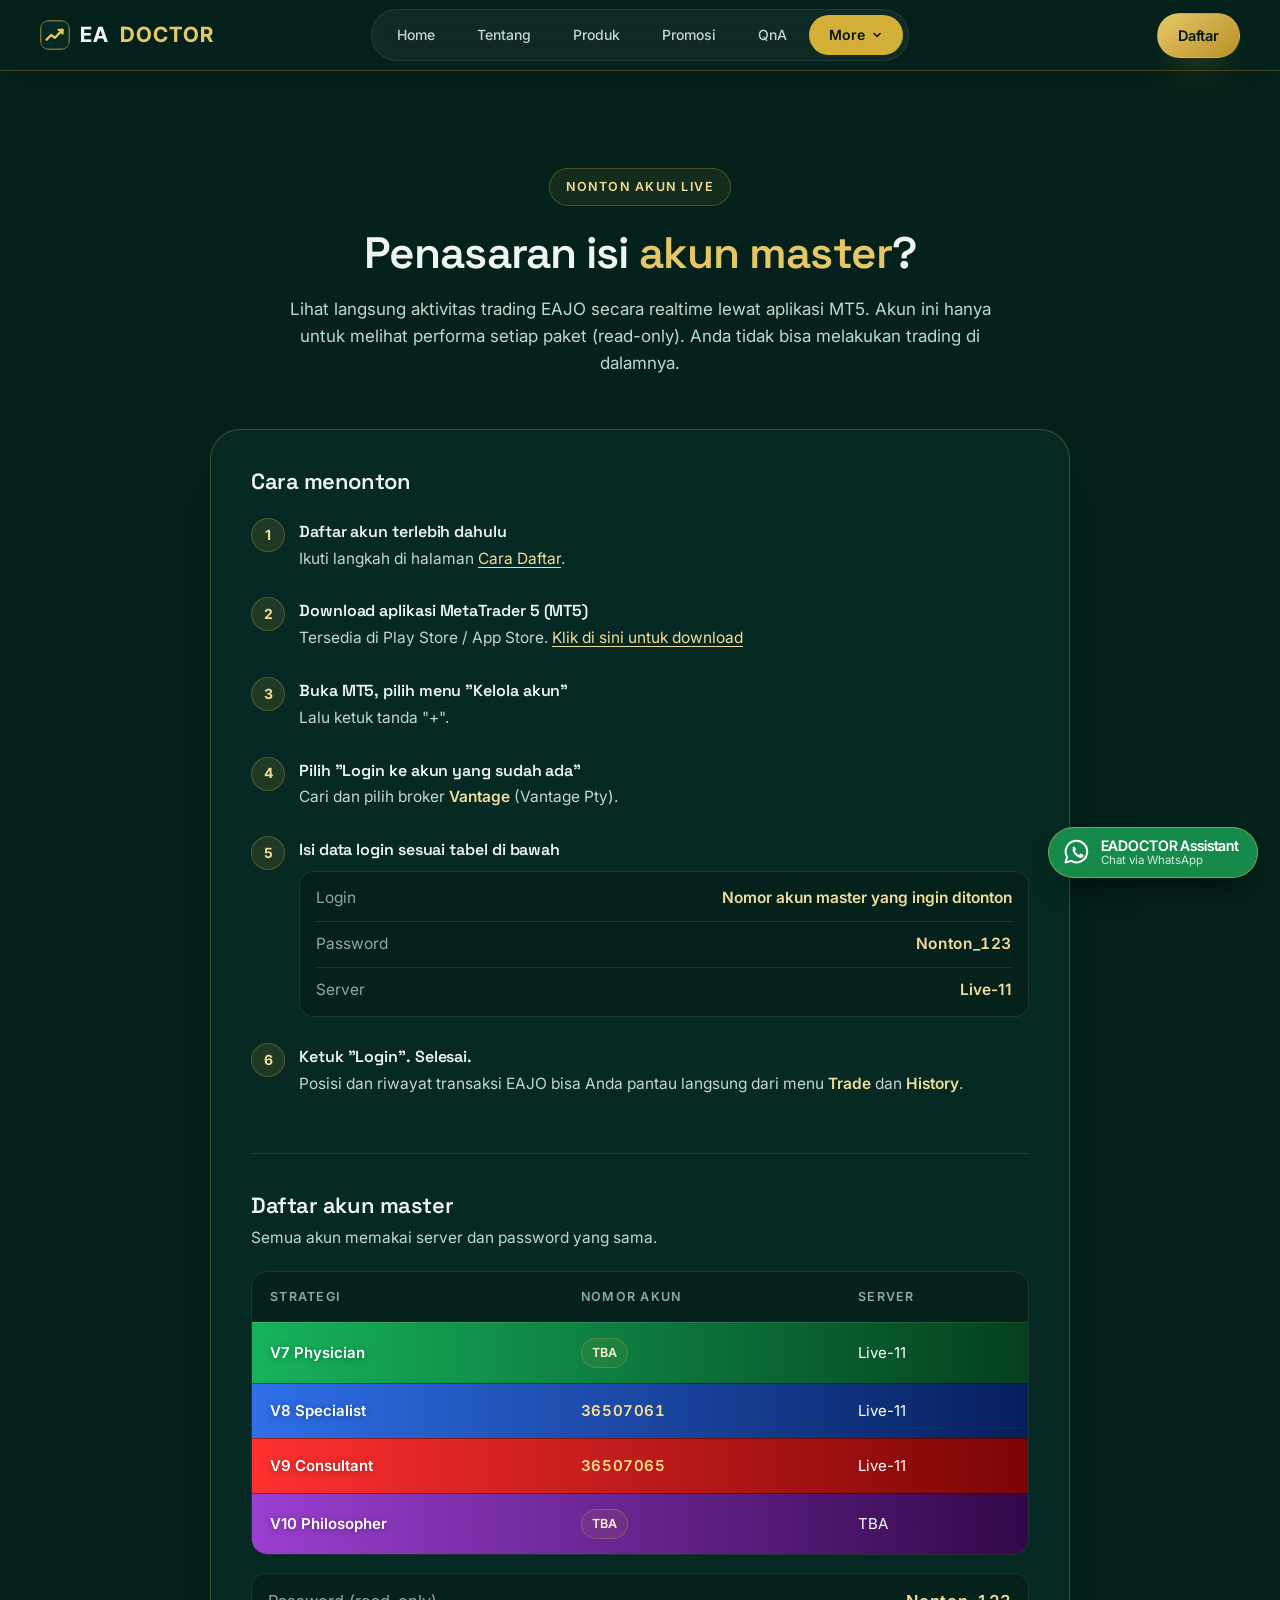
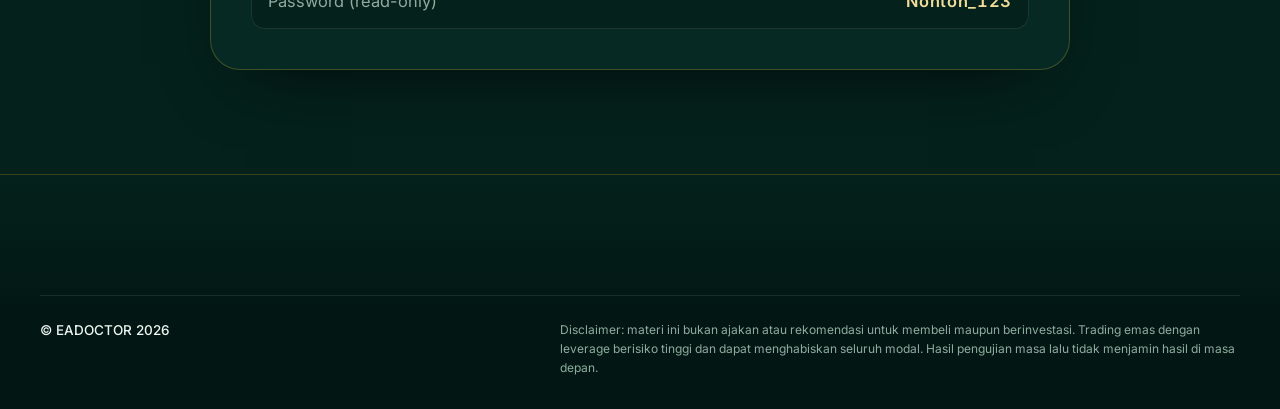
<file: tonton-akun-real.html>
<!doctype html>
<html lang="id">
  <head>
    <meta charset="utf-8" />
    <meta name="viewport" content="width=device-width, initial-scale=1, viewport-fit=cover" />
    <title>Tonton Akun Real — EADOCTOR</title>
    <meta name="theme-color" content="#04211b" />
    <link rel="icon" href="assets/favicon.svg" type="image/svg+xml" />
    <link rel="preconnect" href="https://fonts.googleapis.com" />
    <link rel="preconnect" href="https://fonts.gstatic.com" crossorigin />
    <link
      rel="stylesheet"
      href="https://fonts.googleapis.com/css2?family=Inter+Tight:wght@500;600;700&family=Space+Grotesk:wght@500;600;700&family=Inter:wght@400;500;600;700&display=swap"
    />
    <link rel="stylesheet" href="assets/css/style.css?v=20261126" />
    <script src="assets/js/main.js?v=20261126" defer></script>
  </head>
  <body>
    <svg width="0" height="0" style="position: absolute" aria-hidden="true">
      <symbol id="i-wa" viewBox="0 0 24 24">
        <path d="M3.6 20.4 4.9 16A8.6 8.6 0 1 1 8 19.1l-4.4 1.3Z" />
        <path
          d="M9.2 8.3c.3-.6.6-.6.9-.6h.6c.2 0 .4.1.5.4l.7 1.7c.1.3 0 .5-.1.6l-.5.6c-.1.2-.2.3 0 .6.3.6.8 1.2 1.3 1.6.5.5 1.1.8 1.6 1 .3.1.4.1.6-.1l.6-.7c.2-.2.4-.2.6-.1l1.7.8c.2.1.4.2.4.4 0 .3 0 1-.5 1.5-.4.4-1.2.8-2 .7-1-.1-2.4-.6-3.8-1.9-1.4-1.3-2.2-2.8-2.4-3.8-.2-1 .1-1.8.3-2.1Z"
          fill="currentColor"
          stroke="none"
        />
      </symbol>
    </svg>

    <header class="nav" data-nav data-nav-tetap>
      <div class="wadah nav__isi">
        <a class="merek" href="index.html" aria-label="EADOCTOR, ke beranda">
          <img src="assets/favicon.svg" alt="" width="30" height="30" />EA<span>DOCTOR</span>
        </a>
        <nav class="nav__pil" id="nav-tautan" data-nav-tautan aria-label="Navigasi utama">
          <a href="index.html">Home</a>
          <a href="tentang.html">Tentang</a>
          <a href="produk.html">Produk</a>
          <a href="promosi.html">Promosi</a>
          <a href="index.html#faq">QnA</a>
          <div class="nav__lagi" data-nav-lagi>
            <button class="nav__lagi-tombol" type="button" data-nav-lagi-tombol aria-expanded="false" aria-controls="nav-lagi-menu">
              More<svg class="nav__lagi-panah" viewBox="0 0 12 12" aria-hidden="true"><path d="M3 4.5 6 7.5 9 4.5" /></svg>
            </button>
            <div class="nav__lagi-menu" id="nav-lagi-menu">
              <a href="tonton-akun-real.html">Tonton Akun Real</a>
              <a href="cara-daftar.html">Cara Daftar</a>
              <a href="download-dokumen.html">Download Dokumen</a>
              <a href="https://h5.vantagemarketapp.com/h5/thirdparty/support/register?agentAccount=MzYwMTUwOTc=&invitecode=kVxIS4rZ" target="_blank" rel="noopener">Download Apps MT5</a>
            </div>
          </div>
          <a class="nav__seluler" href="https://vigco.co/la-s1com-inv/id/kVxIS4rZ" target="_blank" rel="noopener">Daftar</a>
        </nav>
        <div class="nav__aksi">
          <a class="tombol tombol--emas tombol--kecil" href="https://vigco.co/la-s1com-inv/id/kVxIS4rZ" target="_blank" rel="noopener">Daftar</a>
          <button
            class="nav__tombol"
            type="button"
            data-nav-tombol
            aria-controls="nav-tautan"
            aria-expanded="false"
            aria-label="Buka menu"
          >
            <span class="nav__garis"></span><span class="nav__garis"></span>
          </button>
        </div>
      </div>
    </header>

    <main class="bagian halaman">
      <div class="wadah">
        <div class="bagian__kepala bagian__kepala--tengah">
          <span class="eyebrow">Nonton Akun Live</span>
          <h1 class="bagian__judul">Penasaran isi <em>akun master</em>?</h1>
          <p class="bagian__teks">
            Lihat langsung aktivitas trading EAJO secara realtime lewat aplikasi MT5. Akun ini
            hanya untuk melihat performa setiap paket (read-only). Anda tidak bisa melakukan
            trading di dalamnya.
          </p>
        </div>
        <div class="halaman__isi akun-live daftar-langkah">
          <h2 class="daftar-langkah__judul">Cara menonton</h2>
          <ol class="qna__langkah">
            <li>
              <h3>Daftar akun terlebih dahulu</h3>
              <p>Ikuti langkah di halaman <a class="akun-live__tautan" href="cara-daftar.html">Cara Daftar</a>.</p>
            </li>
            <li>
              <h3>Download aplikasi MetaTrader 5 (MT5)</h3>
              <p>Tersedia di Play Store / App Store. <a class="akun-live__tautan" href="https://h5.vantagemarketapp.com/h5/thirdparty/support/register?agentAccount=MzYwMTUwOTc=&invitecode=kVxIS4rZ" target="_blank" rel="noopener">Klik di sini untuk download</a></p>
            </li>
            <li>
              <h3>Buka MT5, pilih menu "Kelola akun"</h3>
              <p>Lalu ketuk tanda "+".</p>
            </li>
            <li>
              <h3>Pilih "Login ke akun yang sudah ada"</h3>
              <p>Cari dan pilih broker <strong>Vantage</strong> (Vantage Pty).</p>
            </li>
            <li>
              <h3>Isi data login sesuai tabel di bawah</h3>
              <ul class="daftar-langkah__pilihan">
                <li><span>Login</span><strong>Nomor akun master yang ingin ditonton</strong></li>
                <li><span>Password</span><strong class="akun-live__nomor">Nonton_123</strong></li>
                <li><span>Server</span><strong>Live-11</strong></li>
              </ul>
            </li>
            <li>
              <h3>Ketuk "Login". Selesai.</h3>
              <p>Posisi dan riwayat transaksi EAJO bisa Anda pantau langsung dari menu <strong>Trade</strong> dan <strong>History</strong>.</p>
            </li>
          </ol>

          <h2 class="daftar-langkah__judul daftar-langkah__judul--lanjut">Daftar akun master</h2>
          <p class="akun-live__info">Semua akun memakai server dan password yang sama.</p>
          <div class="akun-live__tabel-wadah">
            <table class="akun-live__tabel">
              <thead>
                <tr><th scope="col">Strategi</th><th scope="col">Nomor akun</th><th scope="col">Server</th></tr>
              </thead>
              <tbody>
                <tr class="akun-live__baris akun-live__baris--hijau">
                  <th scope="row">V7 Physician</th>
                  <td><span class="akun-live__tba">TBA</span></td>
                  <td>Live-11</td>
                </tr>
                <tr class="akun-live__baris akun-live__baris--biru">
                  <th scope="row">V8 Specialist</th>
                  <td><strong class="akun-live__nomor">36507061</strong></td>
                  <td>Live-11</td>
                </tr>
                <tr class="akun-live__baris akun-live__baris--merah">
                  <th scope="row">V9 Consultant</th>
                  <td><strong class="akun-live__nomor">36507065</strong></td>
                  <td>Live-11</td>
                </tr>
                <tr class="akun-live__baris akun-live__baris--ungu">
                  <th scope="row">V10 Philosopher</th>
                  <td><span class="akun-live__tba">TBA</span></td>
                  <td>TBA</td>
                </tr>
              </tbody>
            </table>
          </div>
          <ul class="daftar-langkah__pilihan akun-live__login">
            <li><span>Password (read-only)</span><strong class="akun-live__nomor">Nonton_123</strong></li>
          </ul>
        </div>
      </div>
    </main>

    <footer class="kaki">
      <div class="wadah">
        <div class="kaki__bawah">
          <p class="kaki__hak">© EADOCTOR 2026</p>
          <p class="kaki__kecil">
            Disclaimer: materi ini bukan ajakan atau rekomendasi untuk membeli maupun
            berinvestasi. Trading emas dengan leverage berisiko tinggi dan dapat
            menghabiskan seluruh modal. Hasil pengujian masa lalu tidak menjamin hasil di
            masa depan.
          </p>
        </div>
      </div>
    </footer>
    <div class="agen">
      <p class="agen__pesan" data-wa-pesan role="status" hidden>
        Nomor WhatsApp admin segera tersedia.
      </p>
      <a
        class="wa-mengambang"
        href="#"
        data-wa
        target="_blank"
        rel="noopener"
        aria-label="EADOCTOR Assistant, chat admin via WhatsApp"
      >
        <svg class="ikon" aria-hidden="true"><use href="#i-wa" /></svg>
        <span class="wa-mengambang__teks">
          <strong>EADOCTOR Assistant</strong>
          <small>Chat via WhatsApp</small>
        </span>
      </a>
    </div>
  </body>
</html>
</file>
<file: assets/css/style.css>
/* =========================================================
   EADOCTOR — gaya landing page
   Diturunkan dari gaya SLIMFie: judul padat Inter Tight, kartu bersudut
   besar, navigasi pil. Bedanya: zamrud gelap sebagai latar utama dan
   aksen emas. Satu tema gelap (disengaja), warna ditulis eksplisit.
   ========================================================= */

:root {
  --zamrud-950: #021713;
  --zamrud-900: #04211b;
  --zamrud-850: #062a23;
  --zamrud-800: #08342b;
  --zamrud-700: #0b4a3c;
  --zamrud-600: #0f6450;
  --zamrud-500: #14866a;
  --zamrud-400: #2fb38c;

  --emas-600: #b8912a;
  --emas-500: #d4af37;
  --emas-400: #e6c766;
  --emas-300: #f1dc9a;

  --teks: #eef5f1;
  --teks-2: #c4d6ce;
  --muted: #8fab9f;
  --line: rgba(255, 255, 255, 0.09);
  --line-emas: rgba(212, 175, 55, 0.28);

  --r-besar: 30px;
  --r: 22px;
  --r-kecil: 14px;
  --bayang: 0 30px 70px -36px rgba(0, 0, 0, 0.75);
  --bayang-kecil: 0 16px 38px -24px rgba(0, 0, 0, 0.7);
  --wadah: 1200px;
  --tinggi-nav: 72px;

  --f-teks: 'Inter', system-ui, -apple-system, 'Segoe UI', sans-serif;
  --f-judul: 'Inter Tight', 'Inter', system-ui, sans-serif;

  color-scheme: dark;
}

* { box-sizing: border-box; }
[hidden] { display: none !important; }

html { scroll-behavior: smooth; -webkit-text-size-adjust: 100%; scroll-padding-top: calc(var(--tinggi-nav) + 16px); }

body {
  margin: 0;
  font-family: var(--f-teks);
  color: var(--teks);
  background: var(--zamrud-900);
  font-size: 16.5px;
  line-height: 1.6;
  -webkit-font-smoothing: antialiased;
}

img { max-width: 100%; display: block; }
a { color: inherit; text-decoration: none; }
button, input { font-family: inherit; }
h1, h2, h3, h4 { font-family: var(--f-judul); margin: 0; line-height: 1.08; letter-spacing: -0.025em; font-weight: 600; text-wrap: balance; }
p { margin: 0; }
ul, ol { margin: 0; padding: 0; list-style: none; }

.wadah {
  width: 100%; max-width: calc(var(--wadah) + 52px); margin: 0 auto;
  padding-left: max(26px, env(safe-area-inset-left, 0px));
  padding-right: max(26px, env(safe-area-inset-right, 0px));
}
@media (max-width: 600px) {
  .wadah { padding-left: max(16px, env(safe-area-inset-left, 0px)); padding-right: max(16px, env(safe-area-inset-right, 0px)); }
}
.ikon { width: 22px; height: 22px; flex: none; fill: none; stroke: currentColor; stroke-width: 1.6; stroke-linecap: round; stroke-linejoin: round; }

.lewati {
  position: absolute; left: -9999px; top: 0; z-index: 200;
  background: var(--emas-500); color: var(--zamrud-950); padding: 12px 18px; border-radius: 0 0 12px 0;
}
.lewati:focus { left: 0; }

:focus-visible { outline: 3px solid var(--emas-400); outline-offset: 3px; border-radius: 6px; }

/* ---------- Tombol ---------- */
.tombol {
  display: inline-flex; align-items: center; justify-content: center; gap: 10px;
  padding: 15px 27px; border-radius: 999px; border: 1px solid transparent;
  font-size: 15.5px; font-weight: 600; letter-spacing: -0.01em; cursor: pointer;
  transition: transform 0.18s ease, background 0.18s ease, box-shadow 0.18s ease, color 0.18s ease, border-color 0.18s ease;
  text-align: center; background: none; color: inherit;
}
.tombol:hover { transform: translateY(-2px); }
.tombol:active { transform: translateY(0); }
.tombol--emas {
  background: linear-gradient(140deg, var(--emas-400), var(--emas-600)); color: var(--zamrud-950);
  box-shadow: 0 16px 34px -18px rgba(212, 175, 55, 0.75);
}
.tombol--emas:hover { background: linear-gradient(140deg, var(--emas-300), var(--emas-500)); }
.tombol--garis { border-color: var(--line-emas); color: var(--emas-300); }
.tombol--garis:hover { background: rgba(212, 175, 55, 0.1); border-color: var(--emas-400); }
.tombol--kecil { padding: 10px 20px; font-size: 14.5px; }
.tombol--lebar { width: 100%; }
.tombol .ikon { width: 18px; height: 18px; }

/* ---------- Navigasi ---------- */
.nav {
  position: fixed; inset: 0 0 auto; z-index: 60;
  padding: calc(14px + env(safe-area-inset-top, 0px)) 0 14px;
  transition: background 0.25s ease, box-shadow 0.25s ease, padding 0.25s ease;
}
.nav--melekat {
  background: rgba(4, 33, 27, 0.9);
  -webkit-backdrop-filter: blur(16px) saturate(160%);
  backdrop-filter: blur(16px) saturate(160%);
  box-shadow: 0 1px 0 var(--line-emas), 0 12px 26px -20px rgba(0, 0, 0, 0.8);
  padding-top: calc(9px + env(safe-area-inset-top, 0px)); padding-bottom: 9px;
}
.nav__isi { display: grid; grid-template-columns: 1fr auto 1fr; align-items: center; gap: 18px; }
.merek {
  font-family: var(--f-judul); font-weight: 700; font-size: 21px; letter-spacing: 0.06em;
  display: inline-flex; align-items: center; gap: 10px; justify-self: start; color: var(--teks);
}
.merek img { width: 30px; height: 30px; border-radius: 9px; }
.merek span { color: var(--emas-400); }
.nav__pil {
  display: flex; align-items: center; gap: 2px; padding: 5px;
  background: rgba(255, 255, 255, 0.05); border: 1px solid var(--line);
  border-radius: 999px; -webkit-backdrop-filter: blur(12px); backdrop-filter: blur(12px);
}
.nav__pil a {
  display: inline-block; padding: 9px 20px; border-radius: 999px;
  font-size: 14px; font-weight: 500; color: var(--teks-2);
  transition: background 0.18s ease, color 0.18s ease; white-space: nowrap;
}
.nav__pil a:hover { background: rgba(255, 255, 255, 0.07); color: #fff; }
.nav__pil a[aria-current="true"] {
  background: var(--emas-500); color: var(--zamrud-950); font-weight: 600;
  box-shadow: 0 6px 16px -10px rgba(212, 175, 55, 0.8);
}
.nav__pil .nav__seluler { display: none; }
.nav__aksi { display: flex; align-items: center; gap: 10px; justify-self: end; }
.nav__tombol {
  width: 44px; height: 44px; border-radius: 50%; border: 1px solid var(--line-emas);
  background: transparent; display: none; place-items: center; align-content: center; gap: 6px; cursor: pointer; color: var(--teks);
}
.nav__garis { display: block; width: 18px; height: 1.8px; background: currentColor; border-radius: 2px; transition: transform 0.2s ease; }
.nav__tombol[aria-expanded="true"] .nav__garis:first-child { transform: translateY(3.9px) rotate(45deg); }
.nav__tombol[aria-expanded="true"] .nav__garis:last-child { transform: translateY(-3.9px) rotate(-45deg); }

@media (max-width: 1000px) {
  .nav__pil a { padding: 9px 14px; font-size: 13.5px; }
}
@media (max-width: 860px) {
  .nav__isi { grid-template-columns: 1fr auto; }
  .nav__tombol { display: grid; }
  .nav__aksi .tombol { display: none; }
  .nav__pil {
    position: absolute; top: calc(100% + 8px); left: max(16px, env(safe-area-inset-left, 0px)); right: max(16px, env(safe-area-inset-right, 0px));
    flex-direction: column; align-items: stretch; gap: 3px; padding: 12px;
    background: var(--zamrud-850); border: 1px solid var(--line-emas); border-radius: 22px;
    box-shadow: var(--bayang); opacity: 0; visibility: hidden; transform: translateY(-8px);
    transition: opacity 0.18s ease, transform 0.18s ease, visibility 0.18s;
  }
  .nav__pil.nav__pil--buka { opacity: 1; visibility: visible; transform: none; }
  .nav__pil a { padding: 13px 14px; font-size: 16px; border-radius: 14px; }
  .nav__pil .nav__seluler { display: block; text-align: center; margin-top: 6px; border: 1px solid var(--line-emas); color: var(--emas-300); }
  .nav__pil .nav__seluler--emas { margin-top: 0; background: var(--emas-500); border-color: var(--emas-500); color: var(--zamrud-950); font-weight: 600; }
}

/* ---------- Navigasi: dropdown "More" ---------- */
.nav__lagi { position: relative; }
.nav__lagi-tombol {
  display: inline-flex; align-items: center; gap: 6px; padding: 9px 20px; border: 0; border-radius: 999px;
  background: transparent; font: inherit; font-size: 14px; font-weight: 500; color: var(--teks-2);
  cursor: pointer; white-space: nowrap; transition: background 0.18s ease, color 0.18s ease;
}
.nav__lagi-tombol:hover, .nav__lagi-tombol[aria-expanded="true"] { background: rgba(255, 255, 255, 0.07); color: #fff; }
.nav__lagi-tombol[aria-current="true"] { background: var(--emas-500); color: var(--zamrud-950); font-weight: 600; }
.nav__lagi-panah { width: 12px; height: 12px; fill: none; stroke: currentColor; stroke-width: 1.6; stroke-linecap: round; stroke-linejoin: round; transition: transform 0.18s ease; }
.nav__lagi-tombol[aria-expanded="true"] .nav__lagi-panah { transform: rotate(180deg); }
.nav__lagi-menu {
  position: absolute; top: calc(100% + 12px); left: 50%; min-width: 230px; padding: 8px;
  display: grid; gap: 2px; background: var(--zamrud-850); border: 1px solid var(--line-emas);
  border-radius: 18px; box-shadow: var(--bayang);
  opacity: 0; visibility: hidden; transform: translate(-50%, -6px);
  transition: opacity 0.18s ease, transform 0.18s ease, visibility 0.18s;
}
.nav__lagi--buka .nav__lagi-menu { opacity: 1; visibility: visible; transform: translate(-50%, 0); }
.nav__pil .nav__lagi-menu a { display: block; padding: 11px 14px; border-radius: 12px; }
.nav__pil .nav__lagi-menu a[aria-current="page"] { color: var(--emas-300); background: rgba(212, 175, 55, 0.08); }
@media (max-width: 1000px) {
  .nav__lagi-tombol { padding: 9px 14px; font-size: 13.5px; }
}
@media (max-width: 860px) {
  .nav__lagi-tombol { width: 100%; justify-content: space-between; padding: 13px 14px; font-size: 16px; border-radius: 14px; }
  .nav__lagi-menu {
    position: static; min-width: 0; padding: 2px 0 4px 12px; margin-left: 14px;
    background: none; border: 0; border-left: 1px solid var(--line-emas); border-radius: 0; box-shadow: none;
    display: none; opacity: 1; visibility: visible; transform: none; transition: none;
  }
  .nav__lagi--buka .nav__lagi-menu { display: grid; transform: none; }
  .nav__pil .nav__lagi-menu a { padding: 11px 12px; font-size: 15px; }
}

/* ---------- Hero ---------- */
/* Latar garis emas; lapisan gelap di tengah meredupkan garis di belakang teks */
.hero, .auth {
  background:
    radial-gradient(ellipse 58% 46% at 50% 42%, rgba(2, 23, 19, 0.72), rgba(2, 23, 19, 0) 72%),
    linear-gradient(180deg, rgba(2, 23, 19, 0) 70%, var(--zamrud-900) 100%),
    url("../img/latar-emas.svg") center / cover no-repeat,
    var(--zamrud-950);
}
.hero {
  position: relative; overflow: hidden;
  padding: 156px 0 110px;
}
.hero__air {
  position: absolute; left: 50%; top: 90px; transform: translateX(-50%);
  font-family: var(--f-judul); font-weight: 700; font-size: clamp(90px, 18vw, 250px);
  letter-spacing: -0.04em; line-height: 1; color: rgba(212, 175, 55, 0.022);
  pointer-events: none; user-select: none; white-space: nowrap;
}
.hero__isi { position: relative; z-index: 2; text-align: center; max-width: 900px; margin: 0 auto; }
.eyebrow {
  display: inline-flex; align-items: center; gap: 9px; font-size: 12.5px; font-weight: 600;
  letter-spacing: 0.12em; text-transform: uppercase; color: var(--emas-300);
  background: rgba(212, 175, 55, 0.08); border: 1px solid var(--line-emas);
  padding: 8px 16px; border-radius: 999px; margin-bottom: 24px;
}
.eyebrow .ikon { width: 16px; height: 16px; }
.hero__judul { font-size: clamp(32px, 4.4vw, 56px); letter-spacing: -0.035em; line-height: 1.1; }
/* Judul satu baris: putih bergradasi ke emas */
.hero__gradasi {
  background: linear-gradient(90deg, #ffffff 0%, #ffffff 28%, var(--emas-300) 62%, var(--emas-500) 100%);
  -webkit-background-clip: text; background-clip: text; color: transparent;
  -webkit-box-decoration-break: clone; box-decoration-break: clone;
}
@media (min-width: 1000px) {
  .hero__isi { max-width: 1100px; }
  .hero__judul { white-space: nowrap; }
}
.hero__baris { display: block; }
.hero__baris--aksen {
  margin-top: 6px;
  background: linear-gradient(100deg, var(--emas-300), var(--emas-500));
  -webkit-background-clip: text; background-clip: text; color: transparent;
}
.hero__teks { margin: 26px auto 0; max-width: 640px; font-size: clamp(16px, 1.35vw, 18.5px); color: var(--teks-2); }
.hero__aksi { display: flex; flex-wrap: wrap; gap: 14px; justify-content: center; margin-top: 36px; }
.hero__meta {
  display: flex; flex-wrap: wrap; gap: 10px 24px; justify-content: center; margin-top: 30px;
  font-size: 13.5px; color: var(--muted);
}
.hero__meta span { display: inline-flex; align-items: center; gap: 8px; }
.hero__meta .ikon { width: 16px; height: 16px; color: var(--emas-400); }

/* ---------- Pita angka (di bawah hero) ---------- */
.angka {
  display: grid; grid-template-columns: repeat(4, 1fr); gap: 1px; margin-top: 64px;
  background: var(--line-emas); border: 1px solid var(--line-emas); border-radius: var(--r); overflow: hidden;
  position: relative; z-index: 2;
}
.angka__item { background: rgba(6, 42, 35, 0.92); padding: 24px 22px; text-align: center; }
.angka__nilai { display: block; font-family: var(--f-judul); font-size: clamp(26px, 3vw, 36px); font-weight: 600; color: var(--emas-400); letter-spacing: -0.03em; font-variant-numeric: tabular-nums; }
.angka__label { display: block; margin-top: 4px; font-size: 13px; color: var(--muted); }
.angka__sub { display: block; margin-top: 6px; font-size: 12px; color: var(--emas-400); opacity: 0.8; }
@media (max-width: 760px) { .angka { grid-template-columns: repeat(2, 1fr); } }

/* ---------- Bagian umum ---------- */
.bagian { padding: 104px 0; }
.bagian--gelap { background: var(--zamrud-950); }
.bagian__kepala { max-width: 720px; margin-bottom: 52px; }
.bagian__kepala--tengah { margin-left: auto; margin-right: auto; text-align: center; }
.bagian__judul { font-size: clamp(28px, 3.6vw, 44px); letter-spacing: -0.03em; }
.bagian__judul em { font-style: normal; color: var(--emas-400); }
.bagian__teks { margin-top: 18px; font-size: 17px; color: var(--teks-2); }
@media (max-width: 700px) { .bagian { padding: 76px 0; } .bagian__kepala { margin-bottom: 36px; } }

.kisi { display: grid; gap: 20px; }
.kisi--3 { grid-template-columns: repeat(3, 1fr); }
.kisi--4 { grid-template-columns: repeat(4, 1fr); }
@media (max-width: 960px) { .kisi--3, .kisi--4 { grid-template-columns: repeat(2, 1fr); } }
@media (max-width: 600px) { .kisi--3, .kisi--4 { grid-template-columns: 1fr; } }

.kartu {
  background: var(--zamrud-850); border: 1px solid var(--line); border-radius: var(--r);
  padding: 28px; box-shadow: var(--bayang-kecil);
  transition: transform 0.2s ease, border-color 0.2s ease, box-shadow 0.2s ease;
}
.kartu:hover { transform: translateY(-4px); border-color: var(--line-emas); box-shadow: var(--bayang); }
.kartu__ikon {
  width: 48px; height: 48px; border-radius: 14px; display: grid; place-items: center; margin-bottom: 20px;
  background: rgba(212, 175, 55, 0.1); border: 1px solid var(--line-emas); color: var(--emas-400);
}
.kartu h3 { font-size: 19px; letter-spacing: -0.02em; }
.kartu p { margin-top: 10px; font-size: 15px; color: var(--teks-2); }

/* ---------- Tentang ---------- */
.tentang { display: grid; grid-template-columns: 1fr 1fr; gap: 56px; align-items: center; margin-bottom: 56px; }
.tentang .bagian__kepala { margin-bottom: 0; }
.bingkai-foto {
  aspect-ratio: 4 / 3; border-radius: var(--r-besar); overflow: hidden;
  border: 1px solid var(--line-emas); background:
    radial-gradient(60% 60% at 70% 30%, rgba(212, 175, 55, 0.14), transparent 70%),
    var(--zamrud-850);
  display: grid; place-items: center; color: var(--muted); font-size: 14px; text-align: center; padding: 20px;
}
.bingkai-foto img { width: 100%; height: 100%; object-fit: cover; }
@media (max-width: 860px) { .tentang { grid-template-columns: 1fr; gap: 32px; } }

/* ---------- Investor ---------- */
.metrik { padding: 24px; }
.metrik__label { font-size: 12px; letter-spacing: 0.12em; text-transform: uppercase; color: var(--muted); font-weight: 600; }
.metrik__nilai { margin-top: 10px; font-family: var(--f-judul); font-size: 34px; font-weight: 600; letter-spacing: -0.03em; color: var(--teks); font-variant-numeric: tabular-nums; }
.metrik__catatan { margin-top: 4px; font-size: 13px; color: var(--muted); }

.investor__baris { display: grid; grid-template-columns: 1.6fr 1fr; gap: 20px; margin-top: 20px; }
@media (max-width: 960px) { .investor__baris { grid-template-columns: 1fr; } }
.grafik {
  min-height: 320px; border-radius: var(--r); border: 1px dashed var(--line-emas);
  background:
    linear-gradient(transparent 79px, var(--line) 80px) 0 0 / 100% 80px,
    var(--zamrud-850);
  display: grid; place-items: center; color: var(--muted); font-size: 14px; text-align: center; padding: 24px;
}

/* ---------- Konten EAJO ---------- */
.kisi--2 { grid-template-columns: repeat(2, 1fr); }
@media (max-width: 600px) { .kisi--2 { grid-template-columns: 1fr; } }
.kartu--sorot { border: 1.5px solid var(--emas-500); background: linear-gradient(170deg, rgba(212, 175, 55, 0.1), var(--zamrud-850) 55%); }
.kartu--sorot .metrik__nilai { color: var(--emas-400); }
.metrik__sub { margin-top: 8px; font-size: 13.5px; color: var(--teks-2); line-height: 1.45; }
.metrik__nilai--besar { font-size: clamp(30px, 4vw, 44px); }

.sub-kepala { margin: 72px 0 24px; }
.sub-kepala:first-child { margin-top: 0; }
.sub-kepala h3 { font-size: clamp(22px, 2.6vw, 30px); letter-spacing: -0.025em; }
.sub-kepala .label-kecil { display: block; margin-bottom: 8px; font-size: 12px; letter-spacing: 0.14em; text-transform: uppercase; color: var(--emas-300); font-weight: 700; }
.sub-kepala p { margin-top: 8px; font-size: 14.5px; color: var(--muted); }

.sorotan {
  margin-top: 20px; padding: 28px; border-radius: var(--r);
  border: 1.5px solid var(--emas-500); background: rgba(212, 175, 55, 0.08);
}
.sorotan h3 { font-size: clamp(22px, 3vw, 30px); color: var(--emas-400); }
.sorotan p { margin-top: 10px; font-size: 15.5px; color: var(--teks-2); }

.statistik-mini { display: grid; grid-template-columns: repeat(3, 1fr); gap: 12px; margin-top: 20px; padding: 22px 28px; }
.statistik-mini strong { display: block; font-family: var(--f-judul); font-size: 24px; font-weight: 600; letter-spacing: -0.02em; font-variant-numeric: tabular-nums; }
.statistik-mini span { font-size: 13px; color: var(--muted); }
@media (max-width: 520px) { .statistik-mini { padding: 20px; } .statistik-mini strong { font-size: 19px; } }

/* Berita berjalan (tahap pengujian) */
.berjalan {
  overflow: hidden; padding: 14px 0;
  border-top: 1px solid var(--line-emas); border-bottom: 1px solid var(--line-emas);
  background: rgba(212, 175, 55, 0.04);
  -webkit-mask-image: linear-gradient(90deg, transparent, #000 8%, #000 92%, transparent);
  mask-image: linear-gradient(90deg, transparent, #000 8%, #000 92%, transparent);
}
.berjalan__jalur { display: flex; width: max-content; animation: berjalan var(--durasi-berjalan, 30s) linear infinite; }
.berjalan:hover .berjalan__jalur { animation-play-state: paused; }
.berjalan__grup { display: flex; flex: none; }
.berjalan__item {
  display: inline-flex; align-items: center; gap: 12px; white-space: nowrap;
  padding: 10px 28px; font-size: 15px; color: var(--muted);
}
.berjalan__item::after { content: "◆"; margin-left: 28px; font-size: 10px; color: var(--emas-500); }
.berjalan__item strong { font-family: var(--f-judul); font-size: 17px; font-weight: 600; color: var(--teks); letter-spacing: -0.01em; }
.berjalan__nomor {
  width: 32px; height: 32px; border-radius: 50%; display: grid; place-items: center; flex: none;
  background: linear-gradient(140deg, var(--emas-400), var(--emas-600)); color: var(--zamrud-950);
  font-family: var(--f-judul); font-weight: 700; font-size: 15px;
}
.berjalan--hero { position: relative; z-index: 2; margin-top: 52px; padding: 8px 0; background: rgba(2, 23, 19, 0.55); }
.berjalan--hero .berjalan__item { padding: 8px 24px; }
.berjalan--hero .berjalan__item::after { margin-left: 24px; }
.berjalan--hero .berjalan__item strong { font-size: 15.5px; font-weight: 500; }
.berjalan__item .ikon { width: 18px; height: 18px; color: var(--emas-400); }
.berjalan--hero + .angka { margin-top: 28px; }
@keyframes berjalan { to { transform: translateX(-50%); } }
@media (prefers-reduced-motion: reduce) {
  .berjalan { -webkit-mask-image: none; mask-image: none; }
  .berjalan__jalur { animation: none; width: auto; }
  .berjalan__grup { flex-wrap: wrap; justify-content: center; }
  .berjalan__grup[aria-hidden] { display: none; }
}

.robot { width: 100%; height: 100%; max-height: 420px; }
.bingkai-foto--robot { aspect-ratio: auto; padding: 32px; }

.grafik--svg { display: block; min-height: 0; padding: 20px 20px 12px; border-style: solid; background: var(--zamrud-850); }
.grafik--svg svg { width: 100%; height: auto; }
.catatan-kecil { margin-top: 14px; font-size: 13.5px; color: var(--muted); line-height: 1.6; }

.tabel-wrap { overflow-x: auto; border-radius: var(--r); border: 1px solid var(--line-emas); }
.tabel-wrap table { width: 100%; min-width: 560px; border-collapse: collapse; background: var(--zamrud-850); }
.tabel-wrap th, .tabel-wrap td { text-align: left; padding: 18px 22px; }
.tabel-wrap th { background: var(--zamrud-800); font-size: 12px; letter-spacing: 0.1em; text-transform: uppercase; color: var(--muted); font-weight: 600; }
.tabel-wrap td { border-top: 1px solid var(--line); font-size: 16px; vertical-align: middle; }
.tabel-wrap tr.sorot td { background: rgba(212, 175, 55, 0.08); }
.tabel__modal { display: block; font-family: var(--f-judul); font-size: 20px; font-weight: 600; }
.tabel-wrap tr.sorot .tabel__modal { color: var(--emas-400); }
.tabel__catatan { display: block; font-size: 12.5px; color: var(--muted); font-weight: 400; }
.risiko-tinggi { color: #f2a65a; font-weight: 600; }
.risiko-sedang { color: var(--emas-400); font-weight: 600; }
.risiko-rendah { color: #8fe3b0; font-weight: 600; }

.penutup { display: grid; grid-template-columns: auto 1fr; gap: 32px; align-items: center; text-align: left; }
.penutup .robot { width: clamp(150px, 20vw, 220px); height: auto; }
.penutup__tanda { display: block; margin-top: 12px; font-size: 12.5px; letter-spacing: 0.18em; color: var(--muted); font-family: var(--f-teks); font-weight: 600; }
.penutup { row-gap: 0; }
.penutup .hero__aksi { grid-column: 1 / -1; justify-content: center; margin-top: 0; }
@media (max-width: 700px) { .penutup { grid-template-columns: 1fr; text-align: center; justify-items: center; } }

/* ---------- Produk EA & Promosi (ed-) ---------- */
.ed-bagian {
  --ed-emas: #d4af37;
  --ed-krem: #f6f1e3;
  --ed-oranye: #f2a65a;
  --ed-teal: #2baa82;
  --ed-abu: #d9dfdc;
  --ed-redup: rgba(246, 241, 227, 0.68);
  --ed-garis: rgba(212, 175, 55, 0.24);
  --ed-kartu: rgba(4, 30, 24, 0.82);
  padding: 110px 0;
  background: var(--zamrud-900);
  color: var(--ed-krem);
  font-family: 'Inter', system-ui, sans-serif;
}
#promosi.ed-bagian { background: var(--zamrud-950); }
.ed-bagian h2, .ed-bagian h3 { font-family: 'Space Grotesk', 'Inter', system-ui, sans-serif; letter-spacing: -0.02em; }

.ed-kepala { max-width: 760px; margin: 0 auto 48px; text-align: center; }
.ed-label {
  display: inline-flex; align-items: center; gap: 8px;
  font-size: 12px; font-weight: 700; letter-spacing: 0.14em; text-transform: uppercase; color: var(--ed-emas);
}
.ed-label .ikon { width: 16px; height: 16px; }
.ed-judul { margin-top: 14px; font-size: clamp(30px, 4.4vw, 46px); line-height: 1.12; font-weight: 700; color: var(--ed-krem); }
.ed-judul em { font-style: normal; color: var(--ed-emas); }
.ed-subjudul { margin: 18px auto 0; max-width: 620px; font-size: 16.5px; line-height: 1.65; color: var(--ed-redup); }

.ed-kisi { display: grid; grid-template-columns: repeat(3, 1fr); gap: 22px; align-items: stretch; }
.ed-kartu {
  position: relative; padding: 28px; border-radius: 20px;
  background: var(--ed-kartu); border: 1px solid var(--ed-garis);
  box-shadow: 0 24px 50px -32px rgba(0, 0, 0, 0.8);
}
.ed-kartu--sorot {
  border: 2px solid var(--ed-emas);
  background: linear-gradient(170deg, rgba(212, 175, 55, 0.12), var(--ed-kartu) 48%);
}

/* Kartu produk */
.ed-produk { display: flex; flex-direction: column; }
.ed-badge {
  align-self: flex-start; padding: 5px 12px; border-radius: 999px;
  font-size: 11px; font-weight: 700; letter-spacing: 0.12em; text-transform: uppercase;
  color: var(--ed-emas); border: 1px solid var(--ed-garis); background: rgba(212, 175, 55, 0.08);
}
.ed-kartu--sorot .ed-badge { background: var(--ed-emas); border-color: var(--ed-emas); color: var(--zamrud-950); }
.ed-produk__versi { margin-top: 20px; font-size: 12px; font-weight: 600; letter-spacing: 0.14em; text-transform: uppercase; color: var(--ed-redup); }
.ed-produk__nama { margin-top: 4px; font-size: 28px; font-weight: 700; color: var(--ed-krem); }
.ed-produk__modal { display: grid; margin-top: 18px; padding: 16px 0; border-top: 1px solid var(--line); border-bottom: 1px solid var(--line); }
.ed-produk__modal span { font-size: 13px; color: var(--ed-redup); }
.ed-produk__modal strong { font-family: 'Space Grotesk', 'Inter', sans-serif; font-size: 38px; font-weight: 700; line-height: 1.15; color: var(--ed-emas); }
.ed-produk__modal small { font-size: 13px; color: var(--ed-redup); }

.ed-statistik { display: grid; gap: 8px; margin-top: 18px; }
.ed-statistik__baris { display: flex; justify-content: space-between; align-items: baseline; gap: 12px; font-size: 14px; color: var(--ed-redup); }
.ed-statistik__baris strong { font-family: 'Space Grotesk', 'Inter', sans-serif; font-size: 18px; font-weight: 700; color: var(--ed-krem); }
.ed-statistik__baris strong.ed-emas { color: var(--ed-emas); }
.ed-statistik__baris strong.ed-oranye { color: var(--ed-oranye); }
.ed-bar { height: 8px; margin-bottom: 8px; border-radius: 999px; background: rgba(255, 255, 255, 0.08); overflow: hidden; }
.ed-bar__isi { display: block; height: 100%; border-radius: 999px; }
.ed-bar__isi--profit { background: linear-gradient(90deg, #9a6b16, var(--ed-emas) 55%, #f1dc9a); }
.ed-bar__isi--risiko { background: var(--ed-oranye); }

.ed-produk__cocok { margin-top: auto; padding-top: 18px; font-size: 14.5px; line-height: 1.55; color: var(--ed-krem); }
.ed-produk__cocok span { display: block; margin-bottom: 4px; font-size: 11.5px; font-weight: 700; letter-spacing: 0.12em; text-transform: uppercase; color: var(--ed-emas); }

/* Grid 4 produk */
.ed-kisi--4 { grid-template-columns: repeat(4, 1fr); gap: 18px; }
.ed-kisi--4 .ed-kartu { padding: 24px 22px; }
.ed-kisi--4 .ed-produk__modal strong { font-size: 34px; }

/* Tema warna produk: bingkai emas + latar warna pekat (2026-11-21) */
.ed-tema {
  --tema-1: #0b7a3e; --tema-2: #086130;
  --ed-oranye: #ffc58a;
  border: 2px solid transparent;
  background:
    linear-gradient(165deg, var(--tema-1), var(--tema-2)) padding-box,
    linear-gradient(160deg, #f1dc9a, #d4af37 45%, #9a6b16) border-box;
  box-shadow: 0 24px 50px -30px rgba(0, 0, 0, 0.85), 0 0 0 1px rgba(212, 175, 55, 0.15);
}
/* Degradasi terang (atas) ke gelap (bawah) */
.ed-tema--hijau  { --tema-1: #17b35c; --tema-2: #04401f; }   /* hijau pekat */
.ed-tema--biru   { --tema-1: #2f6fe8; --tema-2: #061f5c; }   /* biru pekat */
.ed-tema--merah  { --tema-1: #ff3030; --tema-2: #7c0505; --ed-emas: #ffe08a; --ed-oranye: #fff1d6; } /* merah menyala */
.ed-tema--ungu   { --tema-1: #9a3fd0; --tema-2: #33084a; }   /* ungu romawi */

/* Tanda seru: paket berisiko tinggi */
.ed-badge--bahaya { display: inline-flex; align-items: center; gap: 6px; }
.ed-tema .ed-badge--bahaya { background: #fff1d6; border-color: #fff1d6; color: #8a0606; }
.ed-badge--bahaya b,
.ed-peringatan b {
  display: inline-grid; place-items: center; flex: none; border-radius: 50%;
  font-family: 'Space Grotesk', 'Inter', sans-serif; font-weight: 800; line-height: 1;
}
.ed-badge--bahaya b { width: 16px; height: 16px; font-size: 11px; background: #c40808; color: #fff; }
.ed-peringatan {
  display: flex; align-items: flex-start; gap: 10px; margin-top: 14px; padding: 10px 12px;
  border-radius: 12px; background: rgba(0, 0, 0, 0.32); border: 1px solid rgba(255, 241, 214, 0.55);
  font-size: 13.5px; line-height: 1.5; color: #fff1d6; text-align: left;
}
.ed-peringatan b { width: 22px; height: 22px; font-size: 14px; background: #fff1d6; color: #b30707; }
.ed-peringatan strong { color: #fff; }
.ed-peringatan--kecil { margin: -10px 0 18px; font-size: 13px; }

/* Carousel kartu produk: digeser (swipe/drag), kartu terpilih membesar.
   Aktif hanya jika JS menambahkan .ed-geser; tanpa JS tetap grid biasa. */
.ed-geser-wadah { position: relative; }
.ed-kisi.ed-geser {
  --kartu-l: 310px;
  display: flex; gap: 20px; max-width: none; margin: 0;
  overflow-x: auto; overscroll-behavior-x: contain;
  scroll-snap-type: x mandatory; scrollbar-width: none;
  padding: 34px calc(50% - var(--kartu-l) / 2) 40px;
  cursor: grab; -webkit-user-select: none; user-select: none;
  -webkit-mask-image: linear-gradient(90deg, transparent, #000 6%, #000 94%, transparent);
          mask-image: linear-gradient(90deg, transparent, #000 6%, #000 94%, transparent);
}
.ed-kisi.ed-geser::-webkit-scrollbar { display: none; }
.ed-kisi.ed-geser.sedang-tarik { cursor: grabbing; scroll-snap-type: none; }
.ed-geser > .ed-kartu {
  flex: 0 0 var(--kartu-l); scroll-snap-align: center;
  transform: scale(0.88); opacity: 0.62; filter: saturate(0.85);
  transition: transform 0.4s cubic-bezier(.2,.8,.2,1), opacity 0.4s ease, filter 0.4s ease, box-shadow 0.4s ease;
}
.ed-geser > .ed-kartu:hover { transform: scale(0.93); opacity: 0.85; }
.ed-geser > .ed-kartu.aktif {
  transform: scale(1.06); opacity: 1; filter: none; z-index: 1;
  box-shadow: 0 30px 60px -28px rgba(0, 0, 0, 0.9), 0 0 0 1px rgba(241, 220, 154, 0.5), 0 0 40px -6px rgba(212, 175, 55, 0.45);
}
.ed-geser > .ed-kartu.aktif:hover { transform: scale(1.08); }
.ed-geser a, .ed-geser img { -webkit-user-drag: none; }

.ed-geser-panah {
  position: absolute; top: 50%; z-index: 2; width: 46px; height: 46px; margin-top: -23px;
  display: grid; place-items: center; border-radius: 50%; cursor: pointer;
  color: #1a1305; font-size: 22px; line-height: 1; border: 0;
  background: linear-gradient(140deg, #e6c766, #d4af37 55%, #b8912a);
  box-shadow: 0 10px 24px -10px rgba(0, 0, 0, 0.8);
  transition: transform 0.2s ease, opacity 0.2s ease;
}
.ed-geser-panah:hover { transform: scale(1.08); }
.ed-geser-panah:disabled { opacity: 0.3; cursor: default; transform: none; }
.ed-geser-panah--kiri { left: 4px; }
.ed-geser-panah--kanan { right: 4px; }
.ed-geser-titik { display: flex; justify-content: center; gap: 10px; margin-top: 4px; }
.ed-geser-titik button {
  width: 10px; height: 10px; padding: 0; border: 0; border-radius: 999px; cursor: pointer;
  background: rgba(246, 241, 227, 0.3); transition: width 0.3s ease, background 0.3s ease;
}
.ed-geser-titik button[aria-current="true"] { width: 28px; background: #d4af37; }
@media (max-width: 600px) {
  .ed-kisi.ed-geser { --kartu-l: min(78vw, 320px); gap: 14px; padding-top: 26px; padding-bottom: 30px; }
  .ed-geser-panah { display: none; }
}
@media (prefers-reduced-motion: reduce) {
  .ed-geser > .ed-kartu { transition: none; }
}
.ed-tema .ed-badge { background: rgba(0, 0, 0, 0.32); border-color: rgba(241, 220, 154, 0.55); color: #f1dc9a; }
.ed-tema.ed-kartu--sorot .ed-badge { background: var(--ed-emas); border-color: var(--ed-emas); color: var(--zamrud-950); }
.ed-tema .ed-produk__versi,
.ed-tema .ed-produk__modal span,
.ed-tema .ed-produk__modal small,
.ed-tema .ed-statistik__baris,
.ed-tema .hm-paket__untuk,
.ed-tema .hm-paket__harga small { color: rgba(246, 241, 227, 0.82); }
.ed-tema .ed-produk__modal,
.ed-tema .hm-paket__harga { border-color: rgba(241, 220, 154, 0.28); }
.ed-tema .ed-bar { background: rgba(0, 0, 0, 0.28); }
.ed-tema .ed-produk__nama { text-shadow: 0 2px 12px rgba(0, 0, 0, 0.35); }

/* Kotak keterangan */
.ed-keterangan { display: grid; grid-template-columns: repeat(3, 1fr); gap: 24px; margin-top: 22px; padding: 24px 28px; }
.ed-keterangan strong { font-family: 'Space Grotesk', 'Inter', sans-serif; font-size: 15px; color: var(--ed-emas); }
.ed-keterangan p { margin-top: 6px; font-size: 14px; line-height: 1.55; color: var(--ed-redup); }

/* Tombol & catatan */
.ed-aksi { display: flex; justify-content: center; margin-top: 40px; }
.ed-tombol {
  display: inline-flex; align-items: center; justify-content: center; gap: 8px;
  padding: 15px 28px; border-radius: 999px; text-align: center;
  font-weight: 600; font-size: 15.5px; color: var(--zamrud-950);
  background: linear-gradient(140deg, #e6c766, var(--ed-emas) 55%, #b8912a);
  box-shadow: 0 14px 30px -16px rgba(212, 175, 55, 0.7);
  transition: transform 0.2s ease, filter 0.2s ease;
}
.ed-tombol:hover { transform: translateY(-2px); filter: brightness(1.08); }
.ed-catatan { max-width: 680px; margin: 18px auto 0; text-align: center; font-size: 13px; line-height: 1.6; color: var(--ed-redup); }

/* Pembagian profit */
.ed-pembagian { max-width: 860px; margin: 0 auto; }
.ed-pembagian__judul { font-size: 12.5px; font-weight: 700; letter-spacing: 0.14em; text-transform: uppercase; color: var(--ed-emas); }
.ed-pembagian__bar { display: flex; gap: 4px; height: 46px; margin: 16px 0 14px; border-radius: 14px; overflow: hidden; }
.ed-pembagian__bar span {
  display: grid; place-items: center; min-width: 0;
  font-family: 'Space Grotesk', 'Inter', sans-serif; font-size: 15px; font-weight: 700; color: var(--zamrud-950);
}
.ed-pembagian__bar span:last-child { font-size: 13px; }
.ed-warna-1 { background: var(--ed-emas); }
.ed-warna-2 { background: var(--ed-teal); }
.ed-warna-3 { background: var(--ed-abu); }
.ed-legenda { display: flex; flex-wrap: wrap; gap: 8px 20px; font-size: 14px; color: var(--ed-redup); }
.ed-legenda li { display: inline-flex; align-items: center; gap: 8px; }
.ed-legenda i { width: 11px; height: 11px; border-radius: 3px; }
.ed-legenda strong { color: var(--ed-krem); }

.ed-subkepala { margin: 64px 0 28px; text-align: center; }
.ed-subkepala h3 { margin-top: 10px; font-size: clamp(24px, 3vw, 32px); font-weight: 700; color: var(--ed-krem); }

/* Kartu jenjang */
.ed-jenjang { display: flex; flex-direction: column; }
.ed-jenjang__kepala {
  display: flex; align-items: center; gap: 12px;
  font-size: 13px; font-weight: 700; letter-spacing: 0.14em; text-transform: uppercase; color: var(--ed-krem);
}
.ed-jenjang__no {
  width: 30px; height: 30px; flex: none; display: grid; place-items: center; border-radius: 50%;
  font-family: 'Space Grotesk', 'Inter', sans-serif; font-size: 14px; letter-spacing: 0; color: var(--zamrud-950);
  background: linear-gradient(140deg, #e6c766, var(--ed-emas) 55%, #b8912a);
}
.ed-jenjang__persen { margin-top: 18px; font-family: 'Space Grotesk', 'Inter', sans-serif; font-size: 42px; font-weight: 700; line-height: 1; color: var(--ed-emas); }
.ed-jenjang__sub { margin-top: 6px; font-size: 13.5px; color: var(--ed-redup); }
.ed-jenjang__teks { margin-top: 16px; padding-top: 16px; border-top: 1px solid var(--line); font-size: 14.5px; line-height: 1.6; color: var(--ed-krem); }

@media (max-width: 1100px) {
  .ed-kisi--4 { grid-template-columns: repeat(2, 1fr); max-width: 760px; margin: 0 auto; }
}
@media (max-width: 860px) {
  .ed-kisi, .ed-keterangan { grid-template-columns: 1fr; }
  .ed-kisi { max-width: 480px; margin: 0 auto; }
}
@media (min-width: 601px) and (max-width: 860px) {
  .ed-kisi--4 { grid-template-columns: repeat(2, 1fr); max-width: 760px; }
}
@media (max-width: 600px) {
  .ed-bagian { padding: 76px 0; }
  .ed-kepala { margin-bottom: 36px; }
  .ed-kartu { padding: 22px; }
  .ed-keterangan { gap: 16px; padding: 22px; }
  .ed-tombol { width: 100%; padding: 14px 20px; }
}

.kisi--5 { grid-template-columns: repeat(5, 1fr); }
@media (max-width: 960px) { .kisi--5 { grid-template-columns: repeat(3, 1fr); } }
@media (max-width: 600px) { .kisi--5 { grid-template-columns: repeat(2, 1fr); } }
.pool {
  display: grid; grid-template-columns: auto 1fr; gap: 20px 48px; align-items: center;
  margin-top: 20px; padding: 28px 32px; border-style: dashed; border-color: var(--line-emas);
}
.pool > div:first-child { padding-right: 48px; border-right: 1px solid var(--line); }
.pool__judul { font-weight: 600; color: var(--teks); }
.pool__daftar { display: grid; gap: 8px; margin-top: 12px; }
.pool__daftar li { display: flex; gap: 10px; font-size: 15px; color: var(--teks-2); }
.pool__daftar li::before { content: "✦"; color: var(--emas-400); }
@media (max-width: 600px) {
  .pool { grid-template-columns: 1fr; padding: 24px; }
  .pool > div:first-child { padding-right: 0; border-right: 0; padding-bottom: 16px; border-bottom: 1px solid var(--line); }
}

/* ---------- Pita ajakan ---------- */
.ajakan {
  border-radius: var(--r-besar); padding: 56px; text-align: center;
  border: 1px solid var(--line-emas);
  background:
    radial-gradient(70% 90% at 50% 0%, rgba(212, 175, 55, 0.16), transparent 70%),
    var(--zamrud-850);
}
.ajakan .hero__aksi { margin-top: 28px; }
@media (max-width: 600px) { .ajakan { padding: 40px 22px; } }

/* ---------- Kaki ---------- */
.kaki { background: var(--zamrud-950); border-top: 1px solid var(--line-emas); padding: 72px 0 32px; color: var(--muted); }
.kaki__isi { display: grid; grid-template-columns: 1.5fr 1fr 1fr; gap: 44px; }
.kaki__merek p { margin-top: 16px; font-size: 14.5px; max-width: 340px; }
.kaki__kolom { display: grid; gap: 11px; align-content: start; }
.kaki__kolom h3 { font-size: 11.5px; letter-spacing: 0.14em; text-transform: uppercase; color: var(--emas-300); font-family: var(--f-teks); margin-bottom: 4px; font-weight: 700; }
.kaki__kolom a { font-size: 14.5px; color: var(--teks-2); transition: color 0.15s; }
.kaki__kolom a:hover { color: var(--emas-400); }
.kaki__bawah { display: flex; gap: 20px; justify-content: space-between; align-items: flex-start; margin-top: 48px; padding-top: 24px; border-top: 1px solid var(--line); flex-wrap: wrap; }
.kaki__hak { font-size: 13.5px; color: var(--teks); font-weight: 500; }
.kaki__kecil { font-size: 12px; max-width: 680px; line-height: 1.6; }
@media (max-width: 760px) { .kaki__isi { grid-template-columns: 1fr; gap: 32px; } }

/* ---------- WhatsApp mengambang ---------- */
.agen {
  position: fixed; z-index: 70;
  right: calc(22px + env(safe-area-inset-right, 0px)); bottom: calc(22px + env(safe-area-inset-bottom, 0px));
  display: flex; flex-direction: column; align-items: flex-end; gap: 10px;
}
.wa-mengambang {
  display: inline-flex; align-items: center; gap: 10px; padding: 9px 18px 9px 12px; border-radius: 999px;
  background: #168a4b; color: #fff; border: 1px solid rgba(230, 199, 102, 0.45);
  box-shadow: 0 16px 30px -14px rgba(0, 0, 0, 0.8); transition: transform 0.18s ease, background 0.18s ease;
}
.wa-mengambang:hover { background: #12733e; transform: translateY(-2px); }
.wa-mengambang .ikon { width: 30px; height: 30px; }
.wa-mengambang__teks { display: grid; line-height: 1.2; text-align: left; }
.wa-mengambang__teks strong { font-family: var(--f-judul); font-size: 14.5px; font-weight: 600; letter-spacing: -0.01em; }
.wa-mengambang__teks small { font-size: 11.5px; color: rgba(255, 255, 255, 0.82); }
.agen__pesan {
  max-width: 260px; padding: 10px 14px; border-radius: 14px; font-size: 13px;
  background: var(--zamrud-850); border: 1px solid var(--line-emas); color: var(--teks-2); box-shadow: var(--bayang-kecil);
}
@media (max-width: 480px) { .wa-mengambang__teks { display: none; } .wa-mengambang { padding: 10px; } }

/* ---------- Halaman Daftar & Login ---------- */
.auth {
  min-height: 100vh; display: grid; place-items: center; padding: 120px 0 64px;
}
.auth__kartu {
  width: min(440px, 100%); background: var(--zamrud-850); border: 1px solid var(--line-emas);
  border-radius: var(--r-besar); padding: 36px; box-shadow: var(--bayang);
}
.auth__kartu h1 { font-size: 28px; }
.auth__kartu > p { margin-top: 8px; font-size: 15px; color: var(--teks-2); }
.formulir { display: grid; gap: 16px; margin-top: 28px; }
.isian { display: grid; gap: 7px; }
.isian label { font-size: 13.5px; font-weight: 600; color: var(--teks-2); }
.isian input {
  width: 100%; font-size: 15px; color: var(--teks); background: var(--zamrud-900);
  border: 1px solid var(--line); border-radius: var(--r-kecil); padding: 13px 15px;
}
.isian input:focus { outline: none; border-color: var(--emas-500); box-shadow: 0 0 0 3px rgba(212, 175, 55, 0.18); }
.isian input[aria-invalid="true"] { border-color: #ff9b8a; box-shadow: 0 0 0 3px rgba(255, 155, 138, 0.15); }
.formulir__info {font-size: 13.5px; color: var(--emas-300); text-align: center; }
.auth__alih { margin-top: 22px; text-align: center; font-size: 14px; color: var(--muted); }
.auth__alih a { color: var(--emas-400); font-weight: 600; }
@media (max-width: 480px) { .auth__kartu { padding: 28px 22px; } }

/* ---------- Testimoni berjalan ---------- */
.testimoni { overflow: hidden; position: relative; }
.testimoni::before, .testimoni::after {
  content: ''; position: absolute; z-index: 2; top: 0; bottom: 0; width: 90px; pointer-events: none;
}
.testimoni::before { left: 0; background: linear-gradient(90deg, var(--zamrud-950), rgba(2, 23, 19, 0)); }
.testimoni::after { right: 0; background: linear-gradient(270deg, var(--zamrud-950), rgba(2, 23, 19, 0)); }
.testimoni__baris { display: flex; width: max-content; animation: berjalan 70s linear infinite; }
.testimoni:hover .testimoni__baris, .testimoni:focus-within .testimoni__baris { animation-play-state: paused; }
.testimoni__isi { display: flex; gap: 20px; padding-right: 20px; }
.testimoni__kartu {
  width: 340px; flex: none; margin: 0; padding: 26px;
  background: var(--zamrud-850); border: 1px solid var(--line); border-radius: var(--r);
  box-shadow: var(--bayang-kecil); display: flex; flex-direction: column; gap: 18px;
}
.testimoni__kartu blockquote { margin: 0; font-size: 15.5px; line-height: 1.62; color: var(--teks-2); }
.testimoni__kaki { display: flex; align-items: center; justify-content: space-between; gap: 12px; margin-top: auto; }
.testimoni__orang { display: flex; align-items: center; gap: 11px; }
.testimoni__orang strong { display: block; font-family: var(--f-judul); font-size: 14.5px; color: var(--teks); }
.testimoni__orang small { font-size: 12.5px; color: var(--muted); }
.testimoni__inisial {
  width: 38px; height: 38px; flex: none; display: grid; place-items: center; border-radius: 50%;
  font-family: var(--f-judul); font-size: 14px; font-weight: 600; color: var(--zamrud-950);
  background: linear-gradient(140deg, var(--emas-400), var(--emas-600));
}
.testimoni__label {
  font-size: 12px; font-weight: 600; color: var(--emas-300); white-space: nowrap;
  background: rgba(212, 175, 55, 0.1); border: 1px solid var(--line-emas); border-radius: 999px; padding: 5px 11px;
}
.testimoni__catatan { margin-top: 26px; font-size: 12.5px; color: var(--muted); text-align: center; }
@media (max-width: 600px) {
  .testimoni__kartu { width: 290px; padding: 22px; }
  .testimoni::before, .testimoni::after { width: 34px; }
}
@media (prefers-reduced-motion: reduce) {
  .testimoni { overflow-x: auto; }
  .testimoni__baris { animation: none; }
  .testimoni__baris > [aria-hidden] { display: none; }
}

/* ---------- Animasi masuk ---------- */
.tunggu { opacity: 0; transform: translateY(16px); }
.tampil { opacity: 1; transform: none; transition: opacity 0.6s ease, transform 0.6s ease; }
@media (prefers-reduced-motion: reduce) {
  html { scroll-behavior: auto; }
  .tunggu { opacity: 1; transform: none; }
  * { transition-duration: 0.01ms !important; animation-duration: 0.01ms !important; }
}

/* ---------- Halaman menu "More" (tonton-akun-real, cara-daftar, data-analytic, qna) ---------- */
.halaman { min-height: 70vh; padding-top: calc(var(--tinggi-nav) + 96px); }
.halaman__isi {
  max-width: 860px; margin: 0 auto; padding: 40px; background: var(--zamrud-850);
  border: 1px solid var(--line-emas); border-radius: var(--r-besar); box-shadow: var(--bayang);
}
.halaman__menyusul { text-align: center; color: var(--muted); }
@media (max-width: 480px) { .halaman__isi { padding: 28px 20px; } }

/* ---------- Halaman QnA (qna.html) ---------- */
.qna { display: grid; gap: 12px; padding: 16px; }
.qna__item { border: 1px solid var(--line); border-radius: 18px; background: var(--zamrud-900); }
.qna__item[open] { border-color: var(--line-emas); }
.qna__tanya {
  list-style: none; cursor: pointer; display: flex; justify-content: space-between; align-items: center; gap: 16px;
  padding: 20px 22px; font-family: var(--f-judul); font-size: 18px; font-weight: 600; color: var(--teks);
}
.qna__tanya::-webkit-details-marker { display: none; }
.qna__tanya::after { content: "+"; flex: none; font-size: 24px; line-height: 1; color: var(--emas-400); transition: transform 0.18s ease; }
.qna__item[open] .qna__tanya::after { transform: rotate(45deg); }
.qna__jawab { padding: 0 22px 22px; color: var(--teks-2); font-size: 15.5px; }
.qna__jawab strong { color: var(--emas-300); font-weight: 600; }
.qna__langkah { list-style: none; counter-reset: langkah; margin: 20px 0 0; padding: 0; display: grid; gap: 14px; }
.qna__langkah > li { counter-increment: langkah; position: relative; padding-left: 48px; }
.qna__langkah > li::before {
  content: counter(langkah); position: absolute; left: 0; top: 0; width: 32px; height: 32px; border-radius: 50%;
  display: grid; place-items: center; font-size: 14px; font-weight: 700;
  background: rgba(212, 175, 55, 0.12); border: 1px solid var(--line-emas); color: var(--emas-300);
}
.qna__langkah h3 { font-size: 16px; color: var(--teks); margin: 4px 0 4px; }
.qna__langkah p { margin: 0; }
@media (max-width: 480px) { .qna { padding: 10px; } .qna__tanya { padding: 18px; font-size: 16.5px; } .qna__jawab { padding: 0 18px 18px; } }

/* ---------- Halaman Cara Daftar (cara-daftar.html) ---------- */
.daftar-langkah__judul { font-size: 22px; margin-bottom: 24px; }
.daftar-langkah .qna__langkah { margin-top: 0; gap: 26px; color: var(--teks-2); font-size: 15.5px; }
.daftar-langkah .qna__langkah p + p, .daftar-langkah .qna__langkah ul + p { margin-top: 10px; }
.daftar-langkah strong { color: var(--emas-300); font-weight: 600; }
.daftar-langkah__tombol { margin-top: 12px; }
.daftar-langkah__pilihan {
  list-style: none; margin: 10px 0 0; padding: 4px 16px; display: grid;
  background: var(--zamrud-900); border: 1px solid var(--line); border-radius: 14px;
}
.daftar-langkah__pilihan li { display: flex; justify-content: space-between; gap: 16px; padding: 10px 0; border-bottom: 1px solid var(--line); }
.daftar-langkah__pilihan li:last-child { border-bottom: 0; }
.daftar-langkah__pilihan span { color: var(--muted); }
.daftar-langkah__pilihan strong { text-align: right; }
.daftar-langkah__catatan {
  margin-top: 28px; padding: 14px 18px; border-radius: 14px; font-size: 15px; color: var(--teks-2);
  background: rgba(212, 175, 55, 0.08); border: 1px solid var(--line-emas);
}
.daftar-langkah__judul--lanjut { margin-top: 56px; padding-top: 40px; border-top: 1px solid var(--line); margin-bottom: 8px; }
.daftar-langkah__pengantar { margin: 0 0 24px; color: var(--teks-2); }
.daftar-langkah__subjudul { font-size: 17px; color: var(--teks); margin: 28px 0 14px; }
.daftar-langkah__catatan p { margin: 0; }
.daftar-langkah__poin { margin: 8px 0 0; padding-left: 20px; display: grid; gap: 6px; }
@media (max-width: 480px) { .daftar-langkah .qna__langkah > li { padding-left: 42px; } }

/* ---------- Halaman Tonton Akun Real (tonton-akun-real.html) ---------- */
.akun-live__info { margin-bottom: 20px; color: var(--teks-2); font-size: 15.5px; }
.akun-live__tabel-wadah { overflow-x: auto; border: 1px solid var(--line); border-radius: 16px; background: var(--zamrud-900); }
.akun-live__tabel { width: 100%; min-width: 480px; border-collapse: collapse; font-size: 15px; }
.akun-live__tabel th, .akun-live__tabel td { padding: 15px 18px; text-align: left; border-bottom: 1px solid var(--line); }
.akun-live__tabel tbody tr:last-child > * { border-bottom: 0; }
.akun-live__tabel thead th { font-size: 12.5px; font-weight: 600; letter-spacing: 0.1em; text-transform: uppercase; color: var(--muted); }
.akun-live__tabel tbody th { font-weight: 600; color: var(--teks); }
.akun-live__tabel td { color: var(--teks-2); }
/* Warna baris per paket, sama dengan kartu produk (2026-11-21) */
.akun-live__baris--hijau { background: linear-gradient(90deg, #17b35c, #04401f); }
.akun-live__baris--biru  { background: linear-gradient(90deg, #2f6fe8, #061f5c); }
.akun-live__baris--merah { background: linear-gradient(90deg, #ff3030, #7c0505); }
.akun-live__baris--ungu  { background: linear-gradient(90deg, #9a3fd0, #33084a); }
.akun-live__tabel .akun-live__baris > * { border-bottom-color: rgba(0, 0, 0, 0.35); color: #fff; }
.akun-live__tabel .akun-live__baris th { text-shadow: 0 1px 6px rgba(0, 0, 0, 0.35); }
.akun-live__tabel .akun-live__baris .akun-live__nomor { color: #ffe08a; }
.akun-live__tabel .akun-live__baris .akun-live__tba { color: #fff1d6; }
.akun-live__nomor { font-variant-numeric: tabular-nums; letter-spacing: 0.04em; color: var(--emas-300); font-weight: 600; }
.akun-live__tba {
  display: inline-block; padding: 4px 10px; border-radius: 999px; font-size: 12.5px; font-weight: 600;
  color: var(--emas-300); background: rgba(212, 175, 55, 0.08); border: 1px solid var(--line-emas); white-space: nowrap;
}
.akun-live__login { margin-top: 18px; }
.akun-live__login strong { color: var(--emas-300); font-weight: 600; }

/* ---------- Halaman Data Analytic (data-analytic.html, da-) ---------- */
.da {
  --ed-emas: #d4af37;
  --da-krem: #f6f1e3;
  --da-redup: rgba(246, 241, 227, 0.68);
  --da-oranye: #f2a65a;
  --da-kartu: rgba(4, 30, 24, 0.82);
}
.da h2, .da h3, .da h4, .da-kpi strong, .da-batang b { font-family: 'Space Grotesk', 'Inter', system-ui, sans-serif; letter-spacing: -0.02em; }
.da-kartu { background: var(--da-kartu); border: 1px solid var(--line-emas); border-radius: 18px; padding: 20px 22px; }
.da-kecil { font-size: 12px; font-weight: 600; letter-spacing: 0.14em; text-transform: uppercase; color: var(--da-redup); }
.da-emas { color: var(--ed-emas) !important; }
.da-oranye { color: var(--da-oranye) !important; }

/* Pembuka */
.da-varian { display: grid; grid-template-columns: repeat(3, 1fr); gap: 18px; max-width: 900px; margin: 0 auto; }
.da-varian__kartu h2 { margin-top: 6px; font-size: 26px; color: var(--da-krem); }
.da-varian__kartu p { margin-top: 6px; font-size: 14.5px; color: var(--emas-400); font-variant-numeric: tabular-nums; }
.da-sumber { list-style: none; margin: 22px 0 0; padding: 0; text-align: center; font-size: 13.5px; color: var(--muted); display: grid; gap: 4px; }
.da-aksi { display: flex; flex-wrap: wrap; justify-content: center; gap: 12px; margin-top: 28px; }

/* Bagian */
.da-bagian { max-width: 1000px; margin: 96px auto 0; }
.da-label { font-size: 12.5px; font-weight: 700; letter-spacing: 0.16em; text-transform: uppercase; color: var(--ed-emas); }
.da-judul { margin-top: 10px; font-size: clamp(24px, 3.2vw, 34px); line-height: 1.2; font-weight: 700; color: var(--da-krem); }
.da-teks { margin-top: 14px; font-size: 16px; line-height: 1.7; color: var(--teks-2); }
.da-teks-kecil { margin-top: 12px; font-size: 14px; line-height: 1.6; color: var(--da-redup); }
.da-teks-kecil strong, .da-teks strong { color: var(--emas-300); font-weight: 600; }
.da-subjudul { margin-top: 36px; font-size: 19px; font-weight: 600; color: var(--da-krem); }
.da-catatan-kecil { margin-top: 10px; font-size: 13px; line-height: 1.6; color: var(--muted); }

/* Grafik batang: satu seri per grafik, nilai ditulis langsung di ujung batang */
.da-grafik-kisi { display: grid; grid-template-columns: repeat(3, 1fr); gap: 18px; margin-top: 28px; }
.da-grafik { margin: 0; display: grid; gap: 12px; align-content: start; }
.da-grafik figcaption { font-size: 13.5px; font-weight: 600; color: var(--da-krem); margin-bottom: 4px; }
.da-batang { display: grid; grid-template-columns: 64px 1fr auto; align-items: center; gap: 10px; font-size: 13px; color: var(--da-redup); }
.da-batang > i { position: relative; display: block; height: 12px; border-radius: 4px; background: rgba(255, 255, 255, 0.07); }
.da-batang > i::after {
  content: ""; position: absolute; left: 0; top: 0; bottom: 0; width: var(--n); border-radius: 4px;
  background: var(--ed-emas); transition: filter 0.15s ease;
}
.da-grafik--risiko .da-batang > i::after { background: var(--da-oranye); }
.da-batang:hover > i::after { filter: brightness(1.18); }
.da-batang b { min-width: 64px; text-align: right; font-size: 14.5px; font-weight: 600; color: var(--da-krem); font-variant-numeric: tabular-nums; }
.da-rentang { margin-top: 18px; }
.da-rentang .da-batang { grid-template-columns: 96px 1fr auto; }
.da-rentang .da-rentang__isi::after { left: var(--a); width: max(calc(var(--b) - var(--a)), 4px); }
.da-rentang .da-rentang__isi--abu::after { background: rgba(246, 241, 227, 0.45); }

/* Tabel */
.da-tabel-wadah { margin-top: 24px; overflow-x: auto; border: 1px solid var(--line); border-radius: 16px; background: var(--zamrud-900); }
.da-tabel { width: 100%; min-width: 560px; border-collapse: collapse; font-size: 14.5px; font-variant-numeric: tabular-nums; }
.da-tabel th, .da-tabel td { padding: 13px 16px; text-align: right; border-bottom: 1px solid var(--line); }
.da-tabel th:first-child { text-align: left; }
.da-tabel tbody tr:last-child > * { border-bottom: 0; }
.da-tabel thead th { font-size: 12px; font-weight: 600; letter-spacing: 0.08em; text-transform: uppercase; color: var(--muted); background: rgba(212, 175, 55, 0.06); }
.da-tabel tbody th { font-weight: 500; color: var(--teks); }
.da-tabel td { color: var(--teks-2); }
.da-tabel tbody tr:hover > * { background: rgba(212, 175, 55, 0.05); }
.da-tabel--teks th:last-child, .da-tabel--teks td:last-child { text-align: left; }

/* Temuan & poin */
.da-temuan { margin-top: 24px; }
.da-temuan h3 { font-size: 17px; color: var(--ed-emas); }
.da-temuan ul, .da-poin { margin: 10px 0 0; padding-left: 20px; display: grid; gap: 8px; font-size: 15px; line-height: 1.6; color: var(--teks-2); }
.da-temuan strong { color: var(--da-krem); font-weight: 600; }

/* Tab varian (tanpa JavaScript: ketiga panel tampil berurutan) */
.da-tab { display: flex; gap: 8px; margin-top: 24px; padding: 6px; border: 1px solid var(--line-emas); border-radius: 999px; background: var(--zamrud-900); width: fit-content; max-width: 100%; overflow-x: auto; }
.da-tab[hidden] { display: none; }
.da-tab button {
  padding: 10px 18px; border: 0; border-radius: 999px; background: none; color: var(--da-redup);
  font: 600 14.5px 'Inter', system-ui, sans-serif; cursor: pointer; white-space: nowrap;
}
.da-tab button[aria-selected="true"] { background: var(--ed-emas); color: var(--zamrud-950); }
.da-tab button:focus-visible { outline: 2px solid var(--emas-300); outline-offset: 2px; }
.da-panel { margin-top: 24px; }
.da-panel + .da-panel { margin-top: 56px; }
.da-panel[hidden] { display: none; }
.da-panel__judul { font-size: 22px; color: var(--da-krem); display: flex; flex-wrap: wrap; align-items: baseline; gap: 6px 12px; }
.da-panel__judul span { font-size: 12px; font-weight: 600; letter-spacing: 0.14em; text-transform: uppercase; color: var(--ed-emas); }

/* KPI */
.da-kpi { display: grid; grid-template-columns: repeat(4, 1fr); gap: 14px; margin-top: 18px; }
.da-kpi strong { display: block; font-size: 28px; font-weight: 700; line-height: 1.1; color: var(--da-krem); font-variant-numeric: tabular-nums; }
.da-kpi span { display: block; margin-top: 6px; font-size: 13px; line-height: 1.45; color: var(--da-redup); }

/* Dua kolom */
.da-dua { display: grid; grid-template-columns: 1fr 1fr; gap: 28px; margin-top: 24px; align-items: start; }
.da-dua h4 { font-size: 16px; color: var(--da-krem); margin-bottom: 12px; }
.da-dua > .da-grafik { margin-top: 36px; }
.da-daftar { list-style: none; margin: 0; padding: 4px 16px; border: 1px solid var(--line); border-radius: 14px; background: var(--zamrud-900); }
.da-daftar li { display: flex; justify-content: space-between; gap: 16px; padding: 11px 0; border-bottom: 1px solid var(--line); font-size: 14.5px; }
.da-daftar li:last-child { border-bottom: 0; }
.da-daftar span { color: var(--muted); }
.da-daftar strong { color: var(--da-krem); font-weight: 600; font-variant-numeric: tabular-nums; text-align: right; }

/* Winrate impas vs aktual */
.da-impas__trek { position: relative; height: 14px; border-radius: 4px; background: rgba(255, 255, 255, 0.07); }
.da-impas__isi { position: absolute; left: 0; top: 0; bottom: 0; width: var(--aktual); border-radius: 4px; background: var(--ed-emas); }
.da-impas__garis { position: absolute; top: -5px; bottom: -5px; left: var(--impas); width: 2px; background: var(--da-krem); box-shadow: 0 0 0 2px var(--zamrud-950); }
.da-impas__label { display: flex; justify-content: space-between; margin-top: 10px; font-size: 13.5px; color: var(--da-redup); }
.da-impas__label b { color: var(--emas-300); font-weight: 600; }

/* Tahap metodologi */
.da-tahap { list-style: none; counter-reset: tahap; margin: 16px 0 0; padding: 0; display: grid; grid-template-columns: repeat(4, 1fr); gap: 14px; }
.da-tahap li { counter-increment: tahap; display: grid; gap: 6px; align-content: start; }
.da-tahap li::before { content: "Tahap " counter(tahap); font-size: 11.5px; font-weight: 700; letter-spacing: 0.14em; text-transform: uppercase; color: var(--ed-emas); }
.da-tahap strong { font-size: 16px; color: var(--da-krem); }
.da-tahap span { font-size: 13.5px; line-height: 1.5; color: var(--da-redup); }

/* Disclaimer & penutup */
.da-disclaimer { margin-top: 32px; padding: 18px 22px; border-radius: 16px; background: rgba(212, 175, 55, 0.06); border: 1px solid var(--line-emas); }
.da-disclaimer strong { font-size: 14px; color: var(--ed-emas); }
.da-disclaimer p { margin-top: 6px; font-size: 13.5px; line-height: 1.65; color: var(--da-redup); }
.da-penutup { margin-top: 32px; text-align: center; font-family: 'Space Grotesk', 'Inter', sans-serif; font-size: 19px; color: var(--da-krem); }
.da-penutup span { display: block; margin-top: 6px; font-size: 12px; font-weight: 700; letter-spacing: 0.16em; text-transform: uppercase; color: var(--ed-emas); }

@media (max-width: 860px) {
  .da-grafik-kisi, .da-dua { grid-template-columns: 1fr; }
  .da-dua > .da-grafik { margin-top: 0; }
  .da-kpi, .da-tahap { grid-template-columns: repeat(2, 1fr); }
}
@media (max-width: 560px) {
  .da-varian { grid-template-columns: 1fr; }
  .da-bagian { margin-top: 72px; }
  .da-kpi strong { font-size: 24px; }
  .da-kartu { padding: 16px 18px; }
  .da-tahap { grid-template-columns: 1fr; }
  .da-rentang .da-batang { grid-template-columns: 72px 1fr auto; }
  .da-aksi > a { width: 100%; }
}

/* ---------- Halaman Download Dokumen (download-dokumen.html, dd-) ---------- */
.dd-daftar { list-style: none; margin: 0; padding: 0; display: grid; gap: 14px; }
.dd-item {
  display: grid; grid-template-columns: auto 1fr auto; align-items: center; gap: 18px;
  padding: 20px 22px; border: 1px solid var(--line); border-radius: 18px; background: var(--zamrud-900);
  transition: border-color 0.2s ease;
}
.dd-item:hover { border-color: var(--line-emas); }
.dd-ikon {
  width: 52px; height: 60px; border-radius: 10px; display: grid; place-items: center;
  font-size: 13px; font-weight: 700; letter-spacing: 0.06em; color: var(--emas-300);
  background: rgba(212, 175, 55, 0.1); border: 1px solid var(--line-emas);
}
.dd-info h2 { font-size: 17px; letter-spacing: -0.01em; color: var(--teks); }
.dd-info p { margin-top: 4px; font-size: 14.5px; line-height: 1.55; color: var(--teks-2); }
.dd-info small { display: block; margin-top: 6px; font-size: 12.5px; color: var(--muted); }
@media (max-width: 600px) {
  .dd-item { grid-template-columns: auto 1fr; }
  .dd-tombol { grid-column: 1 / -1; width: 100%; }
}
.akun-live__tautan { color: var(--emas-300); text-decoration: underline; text-underline-offset: 3px; }

/* ---------- Halaman QnA: daftar tanya jawab (qna.html, fq-) ---------- */
.fq {
  --fq-emas: #d4af37;
  --fq-krem: #f6f1e3;
  --fq-redup: rgba(246, 241, 227, 0.72);
  --ed-emas: #d4af37;
  max-width: 860px; margin: 0 auto; display: grid; gap: 12px; counter-reset: fq;
  font-family: 'Inter', system-ui, sans-serif;
}
.fq-item {
  counter-increment: fq; border: 1px solid var(--line); border-radius: 18px;
  background: rgba(4, 30, 24, 0.82); transition: border-color 0.2s ease, box-shadow 0.2s ease;
}
.fq-item:hover { border-color: var(--line-emas); }
.fq-item[open] { border-color: var(--fq-emas); box-shadow: 0 18px 40px -28px rgba(212, 175, 55, 0.55); }
.fq-tanya {
  display: grid; grid-template-columns: auto 1fr auto; align-items: center; gap: 14px;
  padding: 18px 20px; cursor: pointer; list-style: none;
  font-family: 'Space Grotesk', 'Inter', system-ui, sans-serif; font-size: 17px; font-weight: 600;
  line-height: 1.4; letter-spacing: -0.01em; color: var(--fq-krem);
}
.fq-tanya::-webkit-details-marker { display: none; }
.fq-tanya::before {
  content: counter(fq); width: 34px; height: 34px; border-radius: 50%; display: grid; place-items: center;
  font-size: 14px; font-weight: 700; color: var(--zamrud-950); background: var(--fq-emas);
}
.fq-tanya::after {
  content: "+"; width: 28px; text-align: center; font-size: 26px; font-weight: 400; line-height: 1; color: var(--fq-emas);
}
.fq-item[open] > .fq-tanya::after { content: "\2212"; }
.fq-tanya:focus-visible { outline: 2px solid var(--emas-300); outline-offset: -2px; border-radius: 18px; }

.fq-jawab { padding: 0 22px 22px 68px; font-size: 15.5px; line-height: 1.7; color: var(--fq-redup); }
.fq-item[open] > .fq-jawab { animation: fq-turun 0.32s ease both; }
@keyframes fq-turun { from { opacity: 0; transform: translateY(-8px); } to { opacity: 1; transform: none; } }
@media (prefers-reduced-motion: reduce) { .fq-item[open] > .fq-jawab { animation: none; } }
.fq-jawab p { margin: 0; }
.fq-jawab p + p, .fq-jawab ul + p, .fq-jawab p + ul, .fq-jawab p + ol { margin-top: 10px; }
.fq-jawab ul { margin: 10px 0 0; padding-left: 20px; display: grid; gap: 8px; }
.fq-jawab ul li::marker { color: var(--fq-emas); }
.fq-jawab strong { color: var(--fq-krem); font-weight: 600; }
.fq-jawab .qna__langkah h3 { color: var(--fq-krem); }
.fq-tautan { color: var(--emas-300); text-decoration: underline; text-underline-offset: 3px; }
.fq-tombol { margin-top: 14px; }

/* Nomor telepon + tombol Copy */
.fq-jawab .fq-telepon { list-style: none; padding: 4px 16px; gap: 0; border: 1px solid var(--line); border-radius: 14px; background: var(--zamrud-900); }
.fq-telepon li { display: flex; align-items: center; justify-content: space-between; gap: 12px; padding: 10px 0; border-bottom: 1px solid var(--line); }
.fq-telepon li:last-child { border-bottom: 0; }
.fq-telepon span { color: var(--fq-krem); font-weight: 600; font-variant-numeric: tabular-nums; letter-spacing: 0.02em; }
.fq-salin {
  min-width: 84px; padding: 7px 14px; border-radius: 999px; border: 1px solid var(--line-emas); background: none;
  font: 600 13.5px 'Inter', system-ui, sans-serif; color: var(--emas-300); cursor: pointer;
  transition: background 0.18s ease, color 0.18s ease;
}
.fq-salin:hover { background: rgba(212, 175, 55, 0.1); }
.fq-salin.tersalin { background: var(--fq-emas); color: var(--zamrud-950); }

/* Kotak ajakan */
.fq-ajakan {
  margin-top: 28px; padding: 32px 28px; text-align: center; border-radius: 22px;
  border: 1px solid var(--fq-emas); background: linear-gradient(160deg, rgba(212, 175, 55, 0.1), rgba(4, 30, 24, 0.9) 60%);
}
.fq-ajakan h2 { font-family: 'Space Grotesk', 'Inter', sans-serif; font-size: clamp(22px, 3vw, 28px); letter-spacing: -0.02em; color: var(--fq-krem); }
.fq-ajakan p { margin: 10px auto 0; max-width: 520px; font-size: 15.5px; line-height: 1.65; color: var(--fq-redup); }
.fq-ajakan__tombol { margin-top: 20px; }

@media (max-width: 560px) {
  .fq-tanya { padding: 16px; gap: 12px; font-size: 16px; }
  .fq-tanya::before { width: 30px; height: 30px; font-size: 13px; }
  .fq-jawab { padding: 0 18px 18px; }
  .fq-ajakan { padding: 26px 18px; }
  .fq-ajakan__tombol { width: 100%; }
}

/* =========================================================
   Beranda sederhana untuk orang awam (hm-) — 2026-11-19
   Dipakai di index.html; .hm-atas juga di tentang/data/promosi.
   Memakai variabel --ed-* dari .ed-bagian (krem, emas, kartu).
   ========================================================= */
.hm-hero { padding: 140px 0 56px; }
.hm-hero__kisi {
  position: relative; z-index: 2;
  display: grid; grid-template-columns: minmax(0, 1.2fr) minmax(0, 0.8fr);
  grid-template-areas: "kepala robot" "badan robot";
  column-gap: 48px; align-items: center;
}
.hm-hero__kepala { grid-area: kepala; align-self: end; }
.hm-hero__robot { grid-area: robot; display: grid; place-items: center; }
.hm-hero__robot .robot { width: 100%; max-width: 430px; max-height: 470px; filter: drop-shadow(0 30px 40px rgba(0, 0, 0, 0.45)); }
.hm-hero__badan { grid-area: badan; align-self: start; }
.hm-hero__judul {
  font-family: "Space Grotesk", "Inter", system-ui, sans-serif; font-weight: 700;
  font-size: clamp(31px, 4.4vw, 56px); line-height: 1.1; letter-spacing: -0.03em; color: #f6f1e3;
}
.hm-hero__teks { margin-top: 22px; max-width: 580px; font-size: clamp(16px, 1.4vw, 18.5px); line-height: 1.65; color: rgba(246, 241, 227, 0.8); }
.hm-hero__aksi { display: flex; flex-wrap: wrap; gap: 14px; margin-top: 32px; }
.hm-percaya { display: flex; flex-wrap: wrap; gap: 12px 24px; margin-top: 30px; font-size: 14.5px; color: #f6f1e3; }
.hm-percaya li { display: inline-flex; align-items: center; gap: 8px; }
.hm-percaya .ikon { width: 20px; height: 20px; color: var(--emas-500); }
@media (max-width: 900px) {
  .hm-hero { padding: 116px 0 48px; }
  .hm-hero__kisi { grid-template-columns: 1fr; grid-template-areas: "kepala" "robot" "badan"; text-align: center; }
  .hm-hero__kepala { align-self: auto; }
  .hm-hero__robot .robot { max-width: 230px; max-height: 250px; margin: 22px auto 0; }
  .hm-hero__teks { margin-left: auto; margin-right: auto; }
  .hm-hero__aksi, .hm-percaya { justify-content: center; }
}
@media (max-width: 480px) {
  .hm-hero__aksi .tombol { width: 100%; }
  .hm-percaya { display: grid; grid-template-columns: 1fr 1fr; gap: 12px 10px; text-align: left; font-size: 13.5px; }
  .hm-percaya li { align-items: flex-start; }
  .hm-percaya .ikon { width: 18px; height: 18px; }
}

/* Bagian beranda: padding lebih rapat, latar selang-seling */
.hm-bagian { padding: 92px 0; }
.ed-bagian.hm-gelap { background: var(--zamrud-950); }
.hm-bagian--rapat { padding-top: 0; }
.hm-tengah { margin-top: 18px; text-align: center; }
.hm-tautan {
  display: inline-flex; margin-top: 14px; font-size: 15px; font-weight: 600;
  color: var(--emas-500); border-bottom: 1px solid rgba(212, 175, 55, 0.35); transition: border-color 0.18s ease;
}
.hm-tautan:hover { border-color: var(--emas-500); }
.hm-tengah .hm-tautan { margin-top: 0; }

/* Ikon dalam kotak & nomor bulat emas */
.hm-ikon {
  width: 52px; height: 52px; flex: none; display: grid; place-items: center; border-radius: 14px;
  background: rgba(212, 175, 55, 0.1); border: 1px solid var(--ed-garis); color: var(--ed-emas);
}
.hm-ikon .ikon { width: 26px; height: 26px; }
.hm-no {
  width: 44px; height: 44px; flex: none; display: grid; place-items: center; border-radius: 50%;
  font-family: "Space Grotesk", "Inter", sans-serif; font-size: 18px; font-weight: 700; color: var(--zamrud-950);
  background: linear-gradient(140deg, #e6c766, var(--ed-emas) 55%, #b8912a);
}

/* 2. Untuk siapa */
.hm-kisi-4 { display: grid; grid-template-columns: repeat(4, 1fr); gap: 20px; }
.hm-siapa h3 { margin-top: 20px; font-size: 20px; font-weight: 700; color: var(--ed-krem); }
.hm-siapa p { margin-top: 10px; font-size: 15px; line-height: 1.6; color: var(--ed-redup); }
@media (max-width: 960px) { .hm-kisi-4 { grid-template-columns: repeat(2, 1fr); } }
@media (max-width: 560px) { .hm-kisi-4 { grid-template-columns: 1fr; } }

/* 3. Kenapa rugi */
.hm-masalah { display: grid; grid-template-columns: repeat(3, 1fr); gap: 20px; max-width: 1000px; margin: 0 auto; }
.hm-masalah li {
  display: flex; align-items: center; gap: 16px; padding: 24px; border-radius: 20px;
  background: var(--ed-kartu); border: 1px solid var(--ed-garis);
}
.hm-masalah h3 { font-size: 18px; font-weight: 600; line-height: 1.35; color: var(--ed-krem); }
.hm-penutup-teks { max-width: 640px; margin: 36px auto 0; text-align: center; }
.hm-penutup-teks p { font-size: 17px; line-height: 1.65; color: var(--ed-krem); }
@media (max-width: 860px) { .hm-masalah { grid-template-columns: 1fr; max-width: 520px; } }

/* 4. Robot + trader */
.hm-duo { display: grid; grid-template-columns: 1fr 1fr; gap: 22px; max-width: 980px; margin: 0 auto; }
.hm-duo__kepala { display: flex; align-items: center; gap: 14px; }
.hm-duo__kepala h3 { font-size: 22px; font-weight: 700; color: var(--ed-krem); }
.hm-centang { display: grid; gap: 14px; margin-top: 22px; }
.hm-centang li { display: flex; align-items: flex-start; gap: 12px; font-size: 16px; line-height: 1.5; color: var(--ed-krem); }
.hm-centang .ikon { width: 22px; height: 22px; margin-top: 1px; color: var(--ed-emas); }
.hm-centang small { display: block; margin-top: 2px; font-size: 13.5px; color: var(--ed-redup); }
.hm-centang a { color: var(--ed-emas); font-weight: 600; border-bottom: 1px solid var(--ed-garis); }
.hm-centang a:hover { border-color: var(--ed-emas); }
.hm-sorot {
  margin: 40px auto 0; text-align: center;
  font-family: "Space Grotesk", "Inter", sans-serif; font-size: clamp(20px, 2.6vw, 28px); font-weight: 700;
  line-height: 1.3; letter-spacing: -0.02em; color: var(--ed-emas);
}
@media (min-width: 900px) { .hm-sorot { white-space: nowrap; } }
@media (max-width: 760px) { .hm-duo { grid-template-columns: 1fr; max-width: 520px; } }

/* 5. Cara ikut: horizontal di desktop, vertikal di HP */
.hm-langkah { display: grid; grid-template-columns: repeat(3, 1fr); gap: 22px; max-width: 1000px; margin: 0 auto; }
.hm-langkah li {
  text-align: center; padding: 30px 24px; border-radius: 20px;
  background: var(--ed-kartu); border: 1px solid var(--ed-garis);
}
.hm-langkah .hm-no { width: 54px; height: 54px; margin: 0 auto 18px; font-size: 22px; }
.hm-langkah p { font-size: 17px; font-weight: 600; line-height: 1.45; color: var(--ed-krem); }
@media (max-width: 760px) {
  .hm-langkah { grid-template-columns: 1fr; max-width: 480px; gap: 14px; }
  .hm-langkah li { display: flex; align-items: center; gap: 16px; padding: 20px; text-align: left; }
  .hm-langkah .hm-no { width: 46px; height: 46px; margin: 0; font-size: 19px; }
}

/* 6. Pegang kendali */
.hm-kendali { max-width: 600px; margin: 0 auto; padding: 32px 36px; }
.hm-kendali .hm-centang { margin-top: 0; }
.hm-kendali .hm-centang li { font-size: 17px; }

/* 7. Paket sederhana */
.hm-paket { display: flex; flex-direction: column; text-align: center; }
.hm-paket .ed-produk__versi { margin-top: 0; }
.hm-paket__untuk { margin-top: 10px; font-size: 15.5px; color: var(--ed-redup); }
.hm-paket__harga {
  margin: 20px 0 24px; padding: 20px 0; border-top: 1px solid var(--line); border-bottom: 1px solid var(--line);
  font-family: "Space Grotesk", "Inter", sans-serif; font-size: 46px; font-weight: 700; line-height: 1; color: var(--ed-emas);
}
.hm-paket__harga small {
  display: block; margin-bottom: 8px; font-family: "Inter", sans-serif; font-size: 12px; font-weight: 600;
  letter-spacing: 0.12em; text-transform: uppercase; color: var(--ed-redup);
}
.hm-paket .tombol { margin-top: auto; }

/* 8. Lihat data */
.hm-data { margin-bottom: 0; }
.hm-aksi { display: flex; flex-wrap: wrap; gap: 14px; justify-content: center; margin-top: 30px; }
@media (max-width: 480px) { .hm-aksi .tombol { width: 100%; } }

/* 9. Jujur soal risiko */
.hm-risiko {
  max-width: 820px; margin: 0 auto; padding: 32px 36px; border-radius: 20px;
  border: 1.5px solid rgba(242, 166, 90, 0.6); background: rgba(242, 166, 90, 0.07);
}
.hm-risiko__kepala { display: flex; align-items: center; gap: 12px; color: #f2a65a; }
.hm-risiko__kepala .ikon { width: 28px; height: 28px; }
.hm-risiko h2 { font-size: clamp(22px, 2.8vw, 28px); font-weight: 700; color: #f2a65a; }
.hm-risiko p { margin-top: 14px; font-size: 16.5px; line-height: 1.7; color: var(--ed-krem); }
.hm-risiko a { display: inline-flex; margin-top: 16px; font-weight: 600; color: #f2a65a; border-bottom: 1px solid rgba(242, 166, 90, 0.4); }
.hm-risiko a:hover { border-color: #f2a65a; }

/* Penutup */
.hm-penutup__judul { font-family: "Space Grotesk", "Inter", sans-serif; font-weight: 700; }

/* Halaman tentang/data/promosi: beri ruang di bawah navbar tetap */
.bagian.hm-atas, .ed-bagian.hm-atas { padding-top: calc(var(--tinggi-nav) + 88px); }
.hm-atas .bagian__kepala .hero__aksi { margin-top: 26px; }
.hm-angka { margin-top: 0; }

@media (max-width: 600px) {
  .hm-bagian { padding: 68px 0; }
  .hm-bagian--rapat { padding-top: 0; }
  .hm-kendali, .hm-risiko { padding: 24px 22px; }
  .hm-paket__harga { font-size: 40px; }
  .bagian.hm-atas, .ed-bagian.hm-atas { padding-top: calc(var(--tinggi-nav) + 56px); }
}

/* ---------- Perapian beranda (2026-11-19) ---------- */
/* 1. Judul Nonton Akun Live, QnA, Penutup: Space Grotesk seperti bagian lain, jarak huruf normal */
#akun-live .bagian__judul, #faq .bagian__judul, .hm-penutup__judul,
#akun-live .daftar-langkah__judul {
  font-family: "Space Grotesk", "Inter", system-ui, sans-serif; letter-spacing: -0.02em;
}
#akun-live .qna__langkah h3, .fq-jawab .qna__langkah h3 {
  font-family: "Space Grotesk", "Inter", system-ui, sans-serif; letter-spacing: -0.005em; line-height: 1.3;
}
.berjalan--hero .berjalan__item strong { font-family: var(--f-teks); letter-spacing: 0; }
/* Halaman menu (Cara Daftar, Tonton Akun Real, QnA, Download Dokumen, Data Analytic)
   dan Daftar/Login: judul memakai Space Grotesk, jarak huruf normal */
.halaman .bagian__judul, .halaman h2, .halaman h3, .auth__kartu h1 {
  font-family: "Space Grotesk", "Inter", system-ui, sans-serif; letter-spacing: -0.02em;
}
.halaman .qna__langkah h3, .halaman .dd-info h2 { letter-spacing: -0.005em; line-height: 1.3; }
/* Halaman Tentang, Produk, Promosi: judul utama & subjudul juga Space Grotesk, jarak huruf normal */
.ed-bagian h1, .hm-atas h1, .hm-atas h2, .hm-atas h3,
#utama > .bagian--gelap .bagian__judul {
  font-family: "Space Grotesk", "Inter", system-ui, sans-serif; letter-spacing: -0.02em;
}

/* 2. Penutup di laptop: robot kiri, judul + tombol rata kiri dalam satu kolom */
@media (min-width: 701px) {
  .ajakan.penutup { text-align: left; column-gap: 48px; }
  .ajakan.penutup .robot { grid-row: 1 / span 2; }
  .ajakan.penutup > div { align-self: end; }
  .ajakan.penutup .hero__aksi { grid-column: 2; align-self: start; justify-content: flex-start; margin-top: 24px; }
}

/* 4. Tabel akun master & data login muat di layar HP tanpa digeser */
@media (max-width: 560px) {
  .akun-live__tabel { min-width: 0; font-size: 14px; }
  .akun-live__tabel th, .akun-live__tabel td { padding: 12px 10px; }
  .akun-live__tabel thead th { font-size: 11px; letter-spacing: 0.06em; }
  .akun-live__tba { white-space: normal; }
  .akun-live .daftar-langkah__pilihan li { flex-direction: column; gap: 2px; }
  .akun-live .daftar-langkah__pilihan strong { text-align: left; }
}

/* Garis emas di section berlatar hijau zamrud (section hitam tetap polos).
   .hm-garis--balik = garis dicerminkan (turun dari kiri atas ke kanan bawah). */
.hm-garis { position: relative; isolation: isolate; overflow: hidden; }
.hm-garis::before {
  content: ""; position: absolute; inset: 0; z-index: -1; pointer-events: none;
  background: url("../img/garis-emas.svg") center / max(100%, 1100px) auto no-repeat;
  opacity: 0.5;
}
.hm-garis--balik::before { transform: scaleX(-1); }
.hm-garis--atas::before { background-position: center top; }
.hm-data + .hm-risiko { margin-top: 72px; }
/* kotak risiko dibuat tidak tembus pandang agar garis emas tidak melintasi teksnya */
.hm-garis .hm-risiko { background: linear-gradient(rgba(242, 166, 90, 0.07), rgba(242, 166, 90, 0.07)), var(--zamrud-900); }
@media (max-width: 600px) { .hm-data + .hm-risiko { margin-top: 52px; } }
@media (max-width: 600px) { .hm-garis::before { background-size: cover; opacity: 0.4; } }

/* ---------- Gradasi peralihan hijau ↔ hitam antar bagian (2026-11-19) ----------
   Section hitam memudar ke hijau di tepi yang bersebelahan dengan section hijau,
   sehingga batas warna tidak terlihat sebagai garis tegas. */
:root { --pudar: 140px; }
@media (max-width: 600px) { :root { --pudar: 90px; } }
/* Beranda: section hitam yang diapit section hijau (atas & bawah) */
.ed-bagian.hm-gelap, #akun-live.bagian--gelap {
  background: linear-gradient(180deg,
    var(--zamrud-900) 0, var(--zamrud-950) var(--pudar),
    var(--zamrud-950) calc(100% - var(--pudar)), var(--zamrud-900) 100%);
}
/* Section hitam terakhir (Penutup beranda, akhir Tentang): hanya pudar di atas, bawahnya footer hitam */
#utama > section.bagian--gelap:last-child {
  background: linear-gradient(180deg, var(--zamrud-900) 0, var(--zamrud-950) var(--pudar));
}
/* Halaman yang kontennya berakhir hijau → footer hitam */
main.halaman + .kaki {
  background: linear-gradient(180deg, var(--zamrud-900) 0, var(--zamrud-950) var(--pudar));
}
/* Garis emas ikut memudar di tepi atas/bawah section agar tidak terpotong lurus */
.hm-garis::before {
  -webkit-mask-image: linear-gradient(180deg, transparent 0, #000 var(--pudar), #000 calc(100% - var(--pudar)), transparent 100%);
  mask-image: linear-gradient(180deg, transparent 0, #000 var(--pudar), #000 calc(100% - var(--pudar)), transparent 100%);
}
#utama > #produk.ed-bagian:last-child {
  background: linear-gradient(180deg, var(--zamrud-900) calc(100% - var(--pudar)), var(--zamrud-950) 100%);
}

/* HP sangat kecil (≤400px): baris label + nilai di kotak data boleh turun baris
   (mis. "Kode Referral · kVxIS4rZ · Copy" di cara-daftar.html) agar halaman tidak melebar */
@media (max-width: 400px) {
  .daftar-langkah__pilihan li { flex-wrap: wrap; gap: 4px 16px; }
}

/* Kode referral + tombol Copy di cara-daftar.html */
.daftar-langkah__kode { display: inline-flex; align-items: center; gap: 12px; }
.daftar-langkah__kode .akun-live__nomor { color: var(--emas-300); font-size: 16px; }
.daftar-langkah .fq-salin.tersalin { background: var(--emas-500); border-color: var(--emas-500); color: var(--zamrud-950); }
.daftar-langkah__poin--titik { list-style: disc; }
.daftar-langkah__poin--titik li::marker { color: var(--emas-400); }

/* ---------- Infografis "Setting CopyTrading" di cara-daftar.html langkah 6 (2026-11-21) ----------
   Kartu vertikal bergaya mobile (±1:3), latar emerald gelap bertekstur, aksen emas. */
.sc {
  --sc-emas: #e8c766; --sc-emas-2: #d4af37;
  position: relative; max-width: 420px; margin: 18px 0 4px; padding: 30px 20px 24px;
  border-radius: 26px; overflow: hidden; isolation: isolate;
  font-family: 'Inter', sans-serif; color: #f4f1e8;
  background:
    radial-gradient(120% 60% at 50% 0%, rgba(232, 199, 102, 0.10), transparent 60%),
    linear-gradient(180deg, #0b3d2e, #062a20);
  border: 1px solid rgba(232, 199, 102, 0.28);
  box-shadow: 0 30px 60px -30px rgba(0, 0, 0, 0.9);
}
.sc::before { /* tekstur halus */
  content: ""; position: absolute; inset: 0; z-index: -1; opacity: 0.18; pointer-events: none;
  background-image: url("data:image/svg+xml,%3Csvg xmlns='http://www.w3.org/2000/svg' width='160' height='160'%3E%3Cfilter id='n'%3E%3CfeTurbulence type='fractalNoise' baseFrequency='.85' numOctaves='2' stitchTiles='stitch'/%3E%3CfeColorMatrix values='0 0 0 0 1 0 0 0 0 1 0 0 0 0 1 0 0 0 .5 0'/%3E%3C/filter%3E%3Crect width='100%25' height='100%25' filter='url(%23n)'/%3E%3C/svg%3E");
  mix-blend-mode: overlay;
}
.sc__kepala { text-align: center; }
.sc__badge {
  display: inline-block; padding: 5px 14px; border-radius: 999px; border: 1px solid var(--sc-emas);
  font-size: 11px; font-weight: 700; letter-spacing: 0.22em; text-transform: uppercase; color: var(--sc-emas);
}
.sc__judul {
  margin-top: 14px; font-family: 'Space Grotesk', 'Inter', sans-serif;
  font-size: 34px; font-weight: 700; line-height: 1.08; letter-spacing: -0.01em;
  background: linear-gradient(180deg, #f4dc8c, var(--sc-emas-2));
  -webkit-background-clip: text; background-clip: text; color: transparent;
}
.sc__garis { display: block; width: 54px; height: 3px; margin: 14px auto 0; border-radius: 3px; background: linear-gradient(90deg, var(--sc-emas), var(--sc-emas-2)); }
.sc__sub { margin: 14px auto 0; max-width: 330px; font-size: 14px; line-height: 1.6; color: rgba(244, 241, 232, 0.82); }
.sc__sub b { color: var(--sc-emas); font-weight: 700; }

.sc__daftar { display: grid; gap: 12px; margin-top: 24px; }
.sc__kartu {
  padding: 14px 16px; border-radius: 16px;
  background: rgba(32, 110, 82, 0.28); border: 1px solid rgba(255, 255, 255, 0.09);
  box-shadow: inset 0 1px 0 rgba(255, 255, 255, 0.04);
}
.sc__baris { display: flex; align-items: center; gap: 10px; }
.sc__cek { width: 22px; height: 22px; flex: none; fill: none; stroke: var(--sc-emas); stroke-width: 2; stroke-linecap: round; stroke-linejoin: round; }
.sc__cek rect { fill: rgba(232, 199, 102, 0.12); }
.sc__nama { flex: 1; min-width: 0; font-size: 15px; font-weight: 700; color: #fff; }
.sc__nilai { flex: none; font-family: 'Space Grotesk', 'Inter', sans-serif; font-size: 20px; font-weight: 700; color: var(--sc-emas); }
.sc__ket { margin-top: 6px; padding-left: 32px; font-size: 13px; line-height: 1.55; color: rgba(244, 241, 232, 0.72); }
.sc__ket b { color: var(--sc-emas); font-weight: 600; }
.sc__tabel { margin-top: 10px; margin-left: 32px; border-top: 1px solid rgba(255, 255, 255, 0.08); }
.sc__tabel > div { display: flex; justify-content: space-between; align-items: baseline; gap: 10px; padding: 8px 0; border-bottom: 1px solid rgba(255, 255, 255, 0.08); }
.sc__tabel > div:last-child { border-bottom: 0; padding-bottom: 0; }
.sc__tabel span { font-size: 13.5px; color: rgba(244, 241, 232, 0.85); }
.sc__tabel b { font-family: 'Space Grotesk', 'Inter', sans-serif; font-size: 16px; font-weight: 700; color: var(--sc-emas); }
.sc__kaki {
  margin-top: 22px; text-align: center; font-size: 11.5px; font-weight: 700;
  letter-spacing: 0.2em; text-transform: uppercase; color: var(--sc-emas);
}
.sc__kaki span { margin: 0 6px; font-size: 9px; vertical-align: 1px; }
@media (max-width: 480px) {
  .sc { margin-left: -42px; padding: 26px 16px 20px; border-radius: 22px; }
  .sc__judul { font-size: 30px; }
}

/* QR follow signal di kartu paket (2026-11-23) */
.ed-qr { margin: 0 auto 22px; text-align: center; }
.ed-qr img {
  display: block; width: 120px; height: 120px; margin: 0 auto; padding: 6px;
  background: #fff; border-radius: 12px; border: 2px solid var(--ed-emas);
  image-rendering: pixelated; -webkit-user-drag: none; user-select: none;
}
.ed-qr figcaption { margin-top: 8px; font-size: 12px; font-weight: 600; letter-spacing: 0.08em; text-transform: uppercase; color: var(--ed-krem); }
.ed-produk .ed-qr { margin: 18px auto 0; }
</file>
